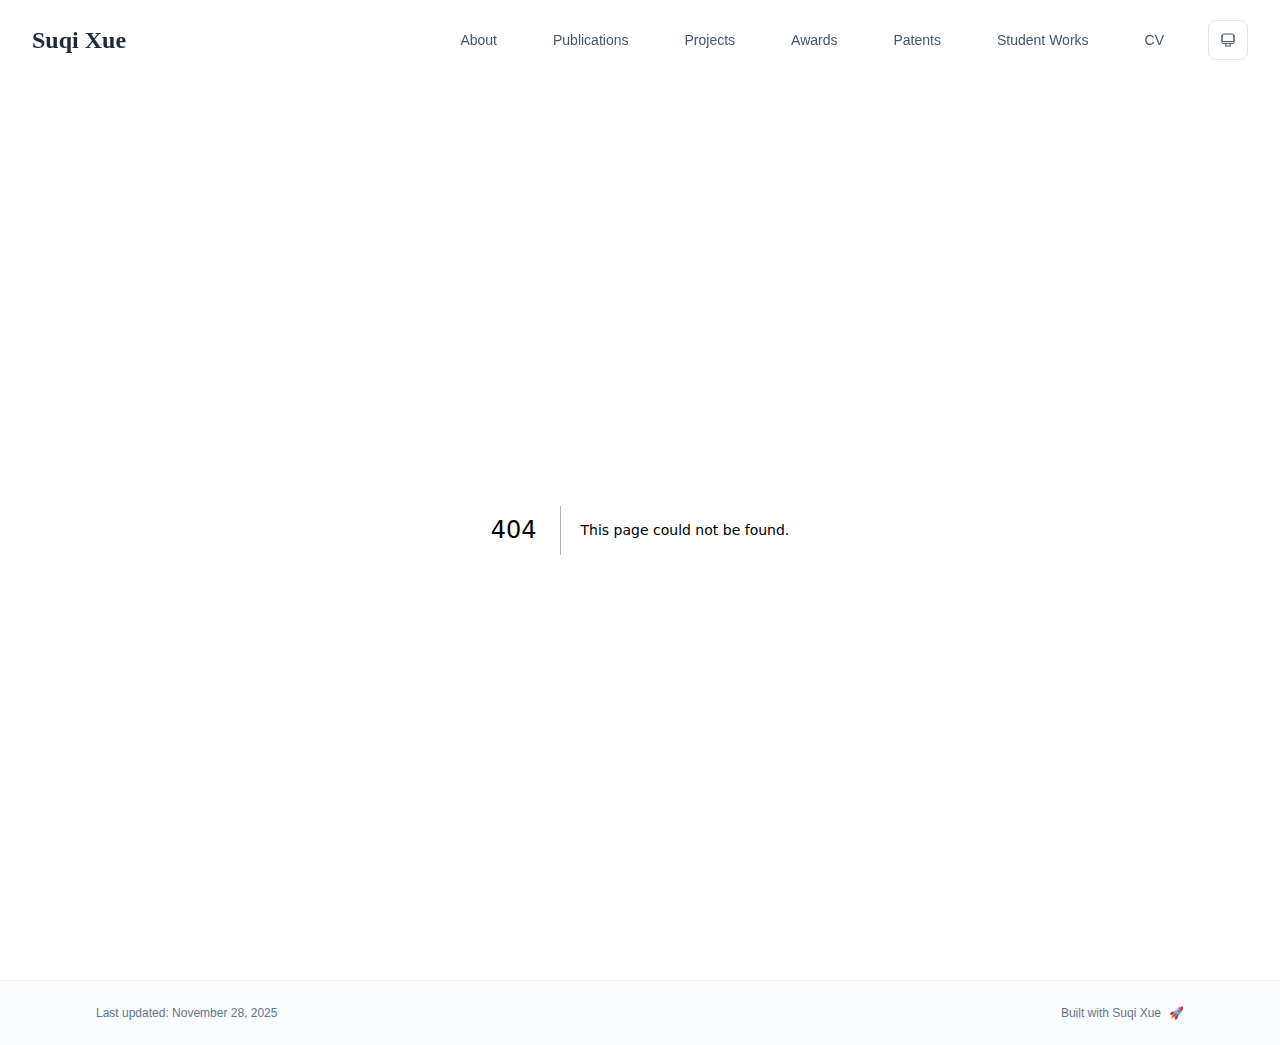
<file: 404/index.html>
<!DOCTYPE html><html lang="en" class="scroll-smooth"><head><meta charSet="utf-8"/><meta name="viewport" content="width=device-width, initial-scale=1"/><link rel="stylesheet" href="/_next/static/css/1ec15e7d79c2364d.css" data-precedence="next"/><link rel="preload" as="script" fetchPriority="low" href="/_next/static/chunks/webpack-af78f5c2c11af041.js"/><script src="/_next/static/chunks/4bd1b696-70b6d399998de86a.js" async=""></script><script src="/_next/static/chunks/684-5aaa8290a129f299.js" async=""></script><script src="/_next/static/chunks/main-app-953560221a83b934.js" async=""></script><script src="/_next/static/chunks/17-9c04c9413a9f9f1f.js" async=""></script><script src="/_next/static/chunks/874-6cc630662f3664af.js" async=""></script><script src="/_next/static/chunks/862-15038af301665bb3.js" async=""></script><script src="/_next/static/chunks/app/layout-0c4f9cbc9555432f.js" async=""></script><meta name="robots" content="noindex"/><title>404: This page could not be found.</title><link rel="icon" href="/favicon.svg" type="image/svg+xml"/><link rel="dns-prefetch" href="https://google-fonts.jialeliu.com"/><link rel="preconnect" href="https://google-fonts.jialeliu.com" crossorigin=""/><link rel="preload" as="style" href="https://google-fonts.jialeliu.com/css2?family=Inter:wght@300;400;500;600;700&amp;family=Crimson+Text:ital,wght@0,400;0,600;1,400&amp;display=swap"/><link rel="stylesheet" id="gfonts-css" href="https://google-fonts.jialeliu.com/css2?family=Inter:wght@300;400;500;600;700&amp;family=Crimson+Text:ital,wght@0,400;0,600;1,400&amp;display=swap" media="print"/><script>
              (function(){
                var l = document.getElementById('gfonts-css');
                if (!l) return;
                if (l.media !== 'all') {
                  l.addEventListener('load', function(){ try { l.media = 'all'; } catch(e){} });
                }
              })();
            </script><noscript><link rel="stylesheet" href="https://google-fonts.jialeliu.com/css2?family=Inter:wght@300;400;500;600;700&amp;family=Crimson+Text:ital,wght@0,400;0,600;1,400&amp;display=swap"/></noscript><script>
              try {
                const theme = localStorage.getItem('theme-storage');
                const parsed = theme ? JSON.parse(theme) : null;
                const setting = parsed?.state?.theme || 'system';
                const prefersDark = typeof window !== 'undefined' && window.matchMedia && window.matchMedia('(prefers-color-scheme: dark)').matches;
                const effective = setting === 'dark' ? 'dark' : (setting === 'light' ? 'light' : (prefersDark ? 'dark' : 'light'));
                var root = document.documentElement;
                root.classList.add(effective);
                root.setAttribute('data-theme', effective);
              } catch (e) {
                var root = document.documentElement;
                root.classList.add('light');
                root.setAttribute('data-theme', 'light');
              }
            </script><title>Suqi Xue</title><meta name="description" content="PhD student at the University of Hangzhou Dianzi University."/><meta name="author" content="Suqi Xue"/><meta name="keywords" content="Suqi Xue,PhD,Research,Hangzhou Dianzi University"/><meta name="creator" content="Suqi Xue"/><meta name="publisher" content="Suqi Xue"/><meta property="og:title" content="Suqi Xue"/><meta property="og:description" content="PhD student at the University of Hangzhou Dianzi University."/><meta property="og:site_name" content="Suqi Xue&#x27;s Academic Website"/><meta property="og:locale" content="en_US"/><meta property="og:type" content="website"/><meta name="twitter:card" content="summary"/><meta name="twitter:title" content="Suqi Xue"/><meta name="twitter:description" content="PhD student at the University of Hangzhou Dianzi University."/><link rel="icon" href="/favicon.svg"/><script>document.querySelectorAll('body link[rel="icon"], body link[rel="apple-touch-icon"]').forEach(el => document.head.appendChild(el))</script><script src="/_next/static/chunks/polyfills-42372ed130431b0a.js" noModule=""></script></head><body class="font-sans antialiased"><div style="visibility:hidden"><nav class="fixed top-0 left-0 right-0 z-50" data-headlessui-state=""><div class="transition-all duration-300 ease-out bg-transparent" style="transform:translateY(-100px)"><div class="max-w-7xl mx-auto px-4 sm:px-6 lg:px-8"><div class="flex justify-between items-center h-16 lg:h-20"><div class="flex-shrink-0" tabindex="0"><a class="text-xl lg:text-2xl font-serif font-semibold text-primary hover:text-accent transition-colors duration-200" href="/">Suqi Xue</a></div><div class="hidden lg:block"><div class="ml-10 flex items-center space-x-8"><div class="flex items-baseline space-x-8"><a class="relative px-3 py-2 text-sm font-medium transition-all duration-200 rounded hover:bg-accent/10 hover:shadow-sm text-neutral-600 hover:text-primary" href="/"><span class="relative z-10">About</span></a><a class="relative px-3 py-2 text-sm font-medium transition-all duration-200 rounded hover:bg-accent/10 hover:shadow-sm text-neutral-600 hover:text-primary" href="/publications/"><span class="relative z-10">Publications</span></a><a class="relative px-3 py-2 text-sm font-medium transition-all duration-200 rounded hover:bg-accent/10 hover:shadow-sm text-neutral-600 hover:text-primary" href="/projects/"><span class="relative z-10">Projects</span></a><a class="relative px-3 py-2 text-sm font-medium transition-all duration-200 rounded hover:bg-accent/10 hover:shadow-sm text-neutral-600 hover:text-primary" href="/awards/"><span class="relative z-10">Awards</span></a><a class="relative px-3 py-2 text-sm font-medium transition-all duration-200 rounded hover:bg-accent/10 hover:shadow-sm text-neutral-600 hover:text-primary" href="/patents/"><span class="relative z-10">Patents</span></a><a class="relative px-3 py-2 text-sm font-medium transition-all duration-200 rounded hover:bg-accent/10 hover:shadow-sm text-neutral-600 hover:text-primary" href="/studentworks/"><span class="relative z-10">Student Works</span></a><a class="relative px-3 py-2 text-sm font-medium transition-all duration-200 rounded hover:bg-accent/10 hover:shadow-sm text-neutral-600 hover:text-primary" href="/cv/"><span class="relative z-10">CV</span></a></div><div class="flex items-center justify-center w-10 h-10 rounded-lg border border-neutral-200 dark:border-[rgba(148,163,184,0.24)] bg-background dark:bg-neutral-800"><div class="w-4 h-4 rounded-full bg-neutral-300 animate-pulse"></div></div></div></div><div class="lg:hidden flex items-center space-x-2"><div class="flex items-center justify-center w-10 h-10 rounded-lg border border-neutral-200 dark:border-[rgba(148,163,184,0.24)] bg-background dark:bg-neutral-800"><div class="w-4 h-4 rounded-full bg-neutral-300 animate-pulse"></div></div><button class="inline-flex items-center justify-center p-2 rounded-md text-neutral-600 hover:text-primary hover:bg-neutral-100 dark:hover:bg-neutral-800 focus:outline-none focus:ring-2 focus:ring-inset focus:ring-accent transition-colors duration-200" id="headlessui-disclosure-button-«R5pdb»" type="button" aria-expanded="false" data-headlessui-state=""><span class="sr-only">Open main menu</span><div><svg xmlns="http://www.w3.org/2000/svg" fill="none" viewBox="0 0 24 24" stroke-width="1.5" stroke="currentColor" aria-hidden="true" data-slot="icon" class="block h-6 w-6"><path stroke-linecap="round" stroke-linejoin="round" d="M3.75 6.75h16.5M3.75 12h16.5m-16.5 5.25h16.5"></path></svg></div></button></div></div></div></div></nav><main class="min-h-screen pt-16 lg:pt-20"><div style="font-family:system-ui,&quot;Segoe UI&quot;,Roboto,Helvetica,Arial,sans-serif,&quot;Apple Color Emoji&quot;,&quot;Segoe UI Emoji&quot;;height:100vh;text-align:center;display:flex;flex-direction:column;align-items:center;justify-content:center"><div><style>body{color:#000;background:#fff;margin:0}.next-error-h1{border-right:1px solid rgba(0,0,0,.3)}@media (prefers-color-scheme:dark){body{color:#fff;background:#000}.next-error-h1{border-right:1px solid rgba(255,255,255,.3)}}</style><h1 class="next-error-h1" style="display:inline-block;margin:0 20px 0 0;padding:0 23px 0 0;font-size:24px;font-weight:500;vertical-align:top;line-height:49px">404</h1><div style="display:inline-block"><h2 style="font-size:14px;font-weight:400;line-height:49px;margin:0">This page could not be found.</h2></div></div></div><!--$--><!--/$--><!--$--><!--/$--></main><footer class="border-t border-neutral-200/50 bg-neutral-50/50 dark:bg-neutral-900/50 dark:border-neutral-700/50"><div class="max-w-6xl mx-auto px-4 sm:px-6 lg:px-8 py-6"><div class="flex flex-col sm:flex-row justify-between items-center gap-2"><p class="text-xs text-neutral-500">Last updated: <!-- -->November 28, 2025</p><p class="text-xs text-neutral-500 flex items-center"><a href="https://github.com/suqixue/suqixue.github.io" target="_blank" rel="noopener noreferrer">Built with Suqi Xue</a><span class="ml-2">🚀</span></p></div></div></footer></div><script src="/_next/static/chunks/webpack-af78f5c2c11af041.js" async=""></script><script>(self.__next_f=self.__next_f||[]).push([0])</script><script>self.__next_f.push([1,"1:\"$Sreact.fragment\"\n2:I[3719,[\"17\",\"static/chunks/17-9c04c9413a9f9f1f.js\",\"874\",\"static/chunks/874-6cc630662f3664af.js\",\"862\",\"static/chunks/862-15038af301665bb3.js\",\"177\",\"static/chunks/app/layout-0c4f9cbc9555432f.js\"],\"ThemeProvider\"]\n3:I[768,[\"17\",\"static/chunks/17-9c04c9413a9f9f1f.js\",\"874\",\"static/chunks/874-6cc630662f3664af.js\",\"862\",\"static/chunks/862-15038af301665bb3.js\",\"177\",\"static/chunks/app/layout-0c4f9cbc9555432f.js\"],\"default\"]\n4:I[7555,[],\"\"]\n5:I[1295,[],\"\"]\n6:I[2548,[\"17\",\"static/chunks/17-9c04c9413a9f9f1f.js\",\"874\",\"static/chunks/874-6cc630662f3664af.js\",\"862\",\"static/chunks/862-15038af301665bb3.js\",\"177\",\"static/chunks/app/layout-0c4f9cbc9555432f.js\"],\"default\"]\n7:I[9665,[],\"MetadataBoundary\"]\n9:I[9665,[],\"OutletBoundary\"]\nc:I[4911,[],\"AsyncMetadataOutlet\"]\ne:I[9665,[],\"ViewportBoundary\"]\n10:I[6614,[],\"\"]\n:HL[\"/_next/static/css/1ec15e7d79c2364d.css\",\"style\"]\n"])</script><script>self.__next_f.push([1,"0:{\"P\":null,\"b\":\"O___JVDkGAn7Ov-HGnNei\",\"p\":\"\",\"c\":[\"\",\"_not-found\",\"\"],\"i\":false,\"f\":[[[\"\",{\"children\":[\"/_not-found\",{\"children\":[\"__PAGE__\",{}]}]},\"$undefined\",\"$undefined\",true],[\"\",[\"$\",\"$1\",\"c\",{\"children\":[[[\"$\",\"link\",\"0\",{\"rel\":\"stylesheet\",\"href\":\"/_next/static/css/1ec15e7d79c2364d.css\",\"precedence\":\"next\",\"crossOrigin\":\"$undefined\",\"nonce\":\"$undefined\"}]],[\"$\",\"html\",null,{\"lang\":\"en\",\"className\":\"scroll-smooth\",\"suppressHydrationWarning\":true,\"children\":[[\"$\",\"head\",null,{\"children\":[[\"$\",\"link\",null,{\"rel\":\"icon\",\"href\":\"/favicon.svg\",\"type\":\"image/svg+xml\"}],[\"$\",\"link\",null,{\"rel\":\"dns-prefetch\",\"href\":\"https://google-fonts.jialeliu.com\"}],[\"$\",\"link\",null,{\"rel\":\"preconnect\",\"href\":\"https://google-fonts.jialeliu.com\",\"crossOrigin\":\"\"}],[\"$\",\"link\",null,{\"rel\":\"preload\",\"as\":\"style\",\"href\":\"https://google-fonts.jialeliu.com/css2?family=Inter:wght@300;400;500;600;700\u0026family=Crimson+Text:ital,wght@0,400;0,600;1,400\u0026display=swap\"}],[\"$\",\"link\",null,{\"rel\":\"stylesheet\",\"id\":\"gfonts-css\",\"href\":\"https://google-fonts.jialeliu.com/css2?family=Inter:wght@300;400;500;600;700\u0026family=Crimson+Text:ital,wght@0,400;0,600;1,400\u0026display=swap\",\"media\":\"print\"}],[\"$\",\"script\",null,{\"dangerouslySetInnerHTML\":{\"__html\":\"\\n              (function(){\\n                var l = document.getElementById('gfonts-css');\\n                if (!l) return;\\n                if (l.media !== 'all') {\\n                  l.addEventListener('load', function(){ try { l.media = 'all'; } catch(e){} });\\n                }\\n              })();\\n            \"}}],[\"$\",\"noscript\",null,{\"children\":[\"$\",\"link\",null,{\"rel\":\"stylesheet\",\"href\":\"https://google-fonts.jialeliu.com/css2?family=Inter:wght@300;400;500;600;700\u0026family=Crimson+Text:ital,wght@0,400;0,600;1,400\u0026display=swap\"}]}],[\"$\",\"script\",null,{\"dangerouslySetInnerHTML\":{\"__html\":\"\\n              try {\\n                const theme = localStorage.getItem('theme-storage');\\n                const parsed = theme ? JSON.parse(theme) : null;\\n                const setting = parsed?.state?.theme || 'system';\\n                const prefersDark = typeof window !== 'undefined' \u0026\u0026 window.matchMedia \u0026\u0026 window.matchMedia('(prefers-color-scheme: dark)').matches;\\n                const effective = setting === 'dark' ? 'dark' : (setting === 'light' ? 'light' : (prefersDark ? 'dark' : 'light'));\\n                var root = document.documentElement;\\n                root.classList.add(effective);\\n                root.setAttribute('data-theme', effective);\\n              } catch (e) {\\n                var root = document.documentElement;\\n                root.classList.add('light');\\n                root.setAttribute('data-theme', 'light');\\n              }\\n            \"}}]]}],[\"$\",\"body\",null,{\"className\":\"font-sans antialiased\",\"children\":[\"$\",\"$L2\",null,{\"children\":[[\"$\",\"$L3\",null,{\"items\":[{\"title\":\"About\",\"type\":\"page\",\"target\":\"about\",\"href\":\"/\"},{\"title\":\"Publications\",\"type\":\"page\",\"target\":\"publications\",\"href\":\"/publications\"},{\"title\":\"Projects\",\"type\":\"page\",\"target\":\"projects\",\"href\":\"/projects\"},{\"title\":\"Awards\",\"type\":\"page\",\"target\":\"awards\",\"href\":\"/awards\"},{\"title\":\"Patents\",\"type\":\"page\",\"target\":\"patents\",\"href\":\"/patents\"},{\"title\":\"Student Works\",\"type\":\"page\",\"target\":\"studentworks\",\"href\":\"/studentworks\"},{\"title\":\"CV\",\"type\":\"page\",\"target\":\"cv\",\"href\":\"/cv\"}],\"siteTitle\":\"Suqi Xue\",\"enableOnePageMode\":false}],[\"$\",\"main\",null,{\"className\":\"min-h-screen pt-16 lg:pt-20\",\"children\":[\"$\",\"$L4\",null,{\"parallelRouterKey\":\"children\",\"error\":\"$undefined\",\"errorStyles\":\"$undefined\",\"errorScripts\":\"$undefined\",\"template\":[\"$\",\"$L5\",null,{}],\"templateStyles\":\"$undefined\",\"templateScripts\":\"$undefined\",\"notFound\":[[[\"$\",\"title\",null,{\"children\":\"404: This page could not be found.\"}],[\"$\",\"div\",null,{\"style\":{\"fontFamily\":\"system-ui,\\\"Segoe UI\\\",Roboto,Helvetica,Arial,sans-serif,\\\"Apple Color Emoji\\\",\\\"Segoe UI Emoji\\\"\",\"height\":\"100vh\",\"textAlign\":\"center\",\"display\":\"flex\",\"flexDirection\":\"column\",\"alignItems\":\"center\",\"justifyContent\":\"center\"},\"children\":[\"$\",\"div\",null,{\"children\":[[\"$\",\"style\",null,{\"dangerouslySetInnerHTML\":{\"__html\":\"body{color:#000;background:#fff;margin:0}.next-error-h1{border-right:1px solid rgba(0,0,0,.3)}@media (prefers-color-scheme:dark){body{color:#fff;background:#000}.next-error-h1{border-right:1px solid rgba(255,255,255,.3)}}\"}}],[\"$\",\"h1\",null,{\"className\":\"next-error-h1\",\"style\":{\"display\":\"inline-block\",\"margin\":\"0 20px 0 0\",\"padding\":\"0 23px 0 0\",\"fontSize\":24,\"fontWeight\":500,\"verticalAlign\":\"top\",\"lineHeight\":\"49px\"},\"children\":404}],[\"$\",\"div\",null,{\"style\":{\"display\":\"inline-block\"},\"children\":[\"$\",\"h2\",null,{\"style\":{\"fontSize\":14,\"fontWeight\":400,\"lineHeight\":\"49px\",\"margin\":0},\"children\":\"This page could not be found.\"}]}]]}]}]],[]],\"forbidden\":\"$undefined\",\"unauthorized\":\"$undefined\"}]}],[\"$\",\"$L6\",null,{\"lastUpdated\":\"November 28, 2025\"}]]}]}]]}]]}],{\"children\":[\"/_not-found\",[\"$\",\"$1\",\"c\",{\"children\":[null,[\"$\",\"$L4\",null,{\"parallelRouterKey\":\"children\",\"error\":\"$undefined\",\"errorStyles\":\"$undefined\",\"errorScripts\":\"$undefined\",\"template\":[\"$\",\"$L5\",null,{}],\"templateStyles\":\"$undefined\",\"templateScripts\":\"$undefined\",\"notFound\":\"$undefined\",\"forbidden\":\"$undefined\",\"unauthorized\":\"$undefined\"}]]}],{\"children\":[\"__PAGE__\",[\"$\",\"$1\",\"c\",{\"children\":[[[\"$\",\"title\",null,{\"children\":\"404: This page could not be found.\"}],[\"$\",\"div\",null,{\"style\":\"$0:f:0:1:1:props:children:1:props:children:1:props:children:props:children:1:props:children:props:notFound:0:1:props:style\",\"children\":[\"$\",\"div\",null,{\"children\":[[\"$\",\"style\",null,{\"dangerouslySetInnerHTML\":{\"__html\":\"body{color:#000;background:#fff;margin:0}.next-error-h1{border-right:1px solid rgba(0,0,0,.3)}@media (prefers-color-scheme:dark){body{color:#fff;background:#000}.next-error-h1{border-right:1px solid rgba(255,255,255,.3)}}\"}}],[\"$\",\"h1\",null,{\"className\":\"next-error-h1\",\"style\":\"$0:f:0:1:1:props:children:1:props:children:1:props:children:props:children:1:props:children:props:notFound:0:1:props:children:props:children:1:props:style\",\"children\":404}],[\"$\",\"div\",null,{\"style\":\"$0:f:0:1:1:props:children:1:props:children:1:props:children:props:children:1:props:children:props:notFound:0:1:props:children:props:children:2:props:style\",\"children\":[\"$\",\"h2\",null,{\"style\":\"$0:f:0:1:1:props:children:1:props:children:1:props:children:props:children:1:props:children:props:notFound:0:1:props:children:props:children:2:props:children:props:style\",\"children\":\"This page could not be found.\"}]}]]}]}]],[\"$\",\"$L7\",null,{\"children\":\"$L8\"}],null,[\"$\",\"$L9\",null,{\"children\":[\"$La\",\"$Lb\",[\"$\",\"$Lc\",null,{\"promise\":\"$@d\"}]]}]]}],{},null,false]},null,false]},null,false],[\"$\",\"$1\",\"h\",{\"children\":[[\"$\",\"meta\",null,{\"name\":\"robots\",\"content\":\"noindex\"}],[\"$\",\"$1\",\"aJN4GYRs9gTgeUNk3ZQEs\",{\"children\":[[\"$\",\"$Le\",null,{\"children\":\"$Lf\"}],null]}],null]}],false]],\"m\":\"$undefined\",\"G\":[\"$10\",\"$undefined\"],\"s\":false,\"S\":true}\n"])</script><script>self.__next_f.push([1,"11:\"$Sreact.suspense\"\n12:I[4911,[],\"AsyncMetadata\"]\n8:[\"$\",\"$11\",null,{\"fallback\":null,\"children\":[\"$\",\"$L12\",null,{\"promise\":\"$@13\"}]}]\n"])</script><script>self.__next_f.push([1,"b:null\n"])</script><script>self.__next_f.push([1,"f:[[\"$\",\"meta\",\"0\",{\"charSet\":\"utf-8\"}],[\"$\",\"meta\",\"1\",{\"name\":\"viewport\",\"content\":\"width=device-width, initial-scale=1\"}]]\na:null\n"])</script><script>self.__next_f.push([1,"13:{\"metadata\":[[\"$\",\"title\",\"0\",{\"children\":\"Suqi Xue\"}],[\"$\",\"meta\",\"1\",{\"name\":\"description\",\"content\":\"PhD student at the University of Hangzhou Dianzi University.\"}],[\"$\",\"meta\",\"2\",{\"name\":\"author\",\"content\":\"Suqi Xue\"}],[\"$\",\"meta\",\"3\",{\"name\":\"keywords\",\"content\":\"Suqi Xue,PhD,Research,Hangzhou Dianzi University\"}],[\"$\",\"meta\",\"4\",{\"name\":\"creator\",\"content\":\"Suqi Xue\"}],[\"$\",\"meta\",\"5\",{\"name\":\"publisher\",\"content\":\"Suqi Xue\"}],[\"$\",\"meta\",\"6\",{\"property\":\"og:title\",\"content\":\"Suqi Xue\"}],[\"$\",\"meta\",\"7\",{\"property\":\"og:description\",\"content\":\"PhD student at the University of Hangzhou Dianzi University.\"}],[\"$\",\"meta\",\"8\",{\"property\":\"og:site_name\",\"content\":\"Suqi Xue's Academic Website\"}],[\"$\",\"meta\",\"9\",{\"property\":\"og:locale\",\"content\":\"en_US\"}],[\"$\",\"meta\",\"10\",{\"property\":\"og:type\",\"content\":\"website\"}],[\"$\",\"meta\",\"11\",{\"name\":\"twitter:card\",\"content\":\"summary\"}],[\"$\",\"meta\",\"12\",{\"name\":\"twitter:title\",\"content\":\"Suqi Xue\"}],[\"$\",\"meta\",\"13\",{\"name\":\"twitter:description\",\"content\":\"PhD student at the University of Hangzhou Dianzi University.\"}],[\"$\",\"link\",\"14\",{\"rel\":\"icon\",\"href\":\"/favicon.svg\"}]],\"error\":null,\"digest\":\"$undefined\"}\nd:{\"metadata\":\"$13:metadata\",\"error\":null,\"digest\":\"$undefined\"}\n"])</script></body></html>
</file>
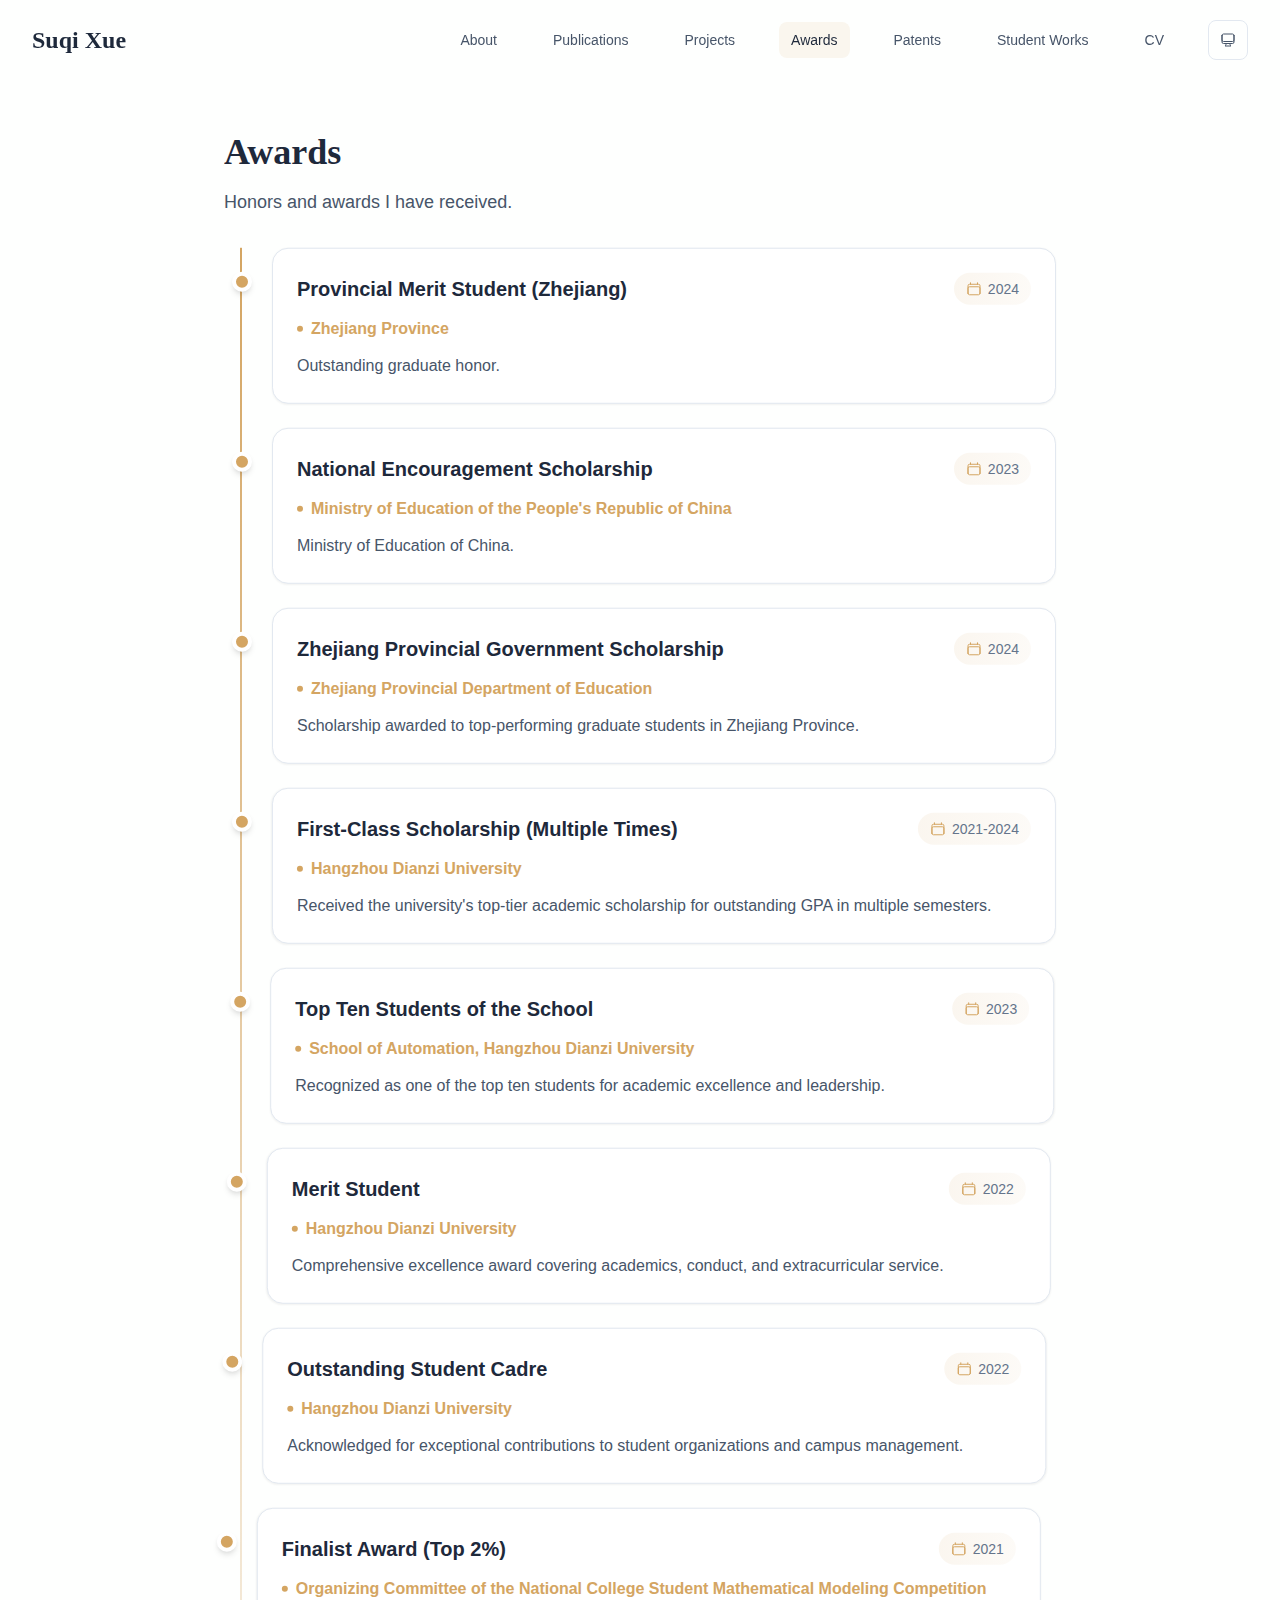
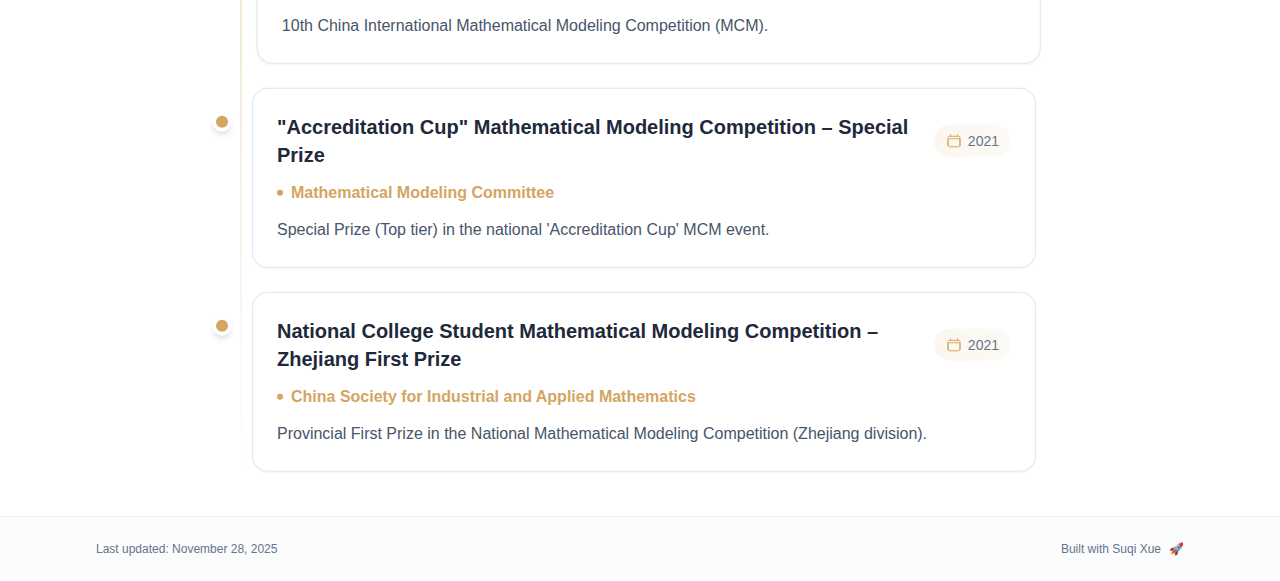
<file: awards/index.html>
<!DOCTYPE html><html lang="en" class="scroll-smooth"><head><meta charSet="utf-8"/><meta name="viewport" content="width=device-width, initial-scale=1"/><link rel="stylesheet" href="/_next/static/css/1ec15e7d79c2364d.css" data-precedence="next"/><link rel="preload" as="script" fetchPriority="low" href="/_next/static/chunks/webpack-af78f5c2c11af041.js"/><script src="/_next/static/chunks/4bd1b696-70b6d399998de86a.js" async=""></script><script src="/_next/static/chunks/684-5aaa8290a129f299.js" async=""></script><script src="/_next/static/chunks/main-app-953560221a83b934.js" async=""></script><script src="/_next/static/chunks/17-9c04c9413a9f9f1f.js" async=""></script><script src="/_next/static/chunks/874-6cc630662f3664af.js" async=""></script><script src="/_next/static/chunks/862-15038af301665bb3.js" async=""></script><script src="/_next/static/chunks/app/layout-0c4f9cbc9555432f.js" async=""></script><script src="/_next/static/chunks/818-8dcccc212efefca7.js" async=""></script><script src="/_next/static/chunks/748-160fbc21daea34cc.js" async=""></script><script src="/_next/static/chunks/app/%5Bslug%5D/page-16e40509df8cd167.js" async=""></script><link rel="icon" href="/favicon.svg" type="image/svg+xml"/><link rel="dns-prefetch" href="https://google-fonts.jialeliu.com"/><link rel="preconnect" href="https://google-fonts.jialeliu.com" crossorigin=""/><link rel="preload" as="style" href="https://google-fonts.jialeliu.com/css2?family=Inter:wght@300;400;500;600;700&amp;family=Crimson+Text:ital,wght@0,400;0,600;1,400&amp;display=swap"/><link rel="stylesheet" id="gfonts-css" href="https://google-fonts.jialeliu.com/css2?family=Inter:wght@300;400;500;600;700&amp;family=Crimson+Text:ital,wght@0,400;0,600;1,400&amp;display=swap" media="print"/><script>
              (function(){
                var l = document.getElementById('gfonts-css');
                if (!l) return;
                if (l.media !== 'all') {
                  l.addEventListener('load', function(){ try { l.media = 'all'; } catch(e){} });
                }
              })();
            </script><noscript><link rel="stylesheet" href="https://google-fonts.jialeliu.com/css2?family=Inter:wght@300;400;500;600;700&amp;family=Crimson+Text:ital,wght@0,400;0,600;1,400&amp;display=swap"/></noscript><script>
              try {
                const theme = localStorage.getItem('theme-storage');
                const parsed = theme ? JSON.parse(theme) : null;
                const setting = parsed?.state?.theme || 'system';
                const prefersDark = typeof window !== 'undefined' && window.matchMedia && window.matchMedia('(prefers-color-scheme: dark)').matches;
                const effective = setting === 'dark' ? 'dark' : (setting === 'light' ? 'light' : (prefersDark ? 'dark' : 'light'));
                var root = document.documentElement;
                root.classList.add(effective);
                root.setAttribute('data-theme', effective);
              } catch (e) {
                var root = document.documentElement;
                root.classList.add('light');
                root.setAttribute('data-theme', 'light');
              }
            </script><title>Awards | Suqi Xue</title><meta name="description" content="Honors and awards I have received."/><meta name="author" content="Suqi Xue"/><meta name="keywords" content="Suqi Xue,PhD,Research,Hangzhou Dianzi University"/><meta name="creator" content="Suqi Xue"/><meta name="publisher" content="Suqi Xue"/><meta property="og:title" content="Suqi Xue"/><meta property="og:description" content="PhD student at the University of Hangzhou Dianzi University."/><meta property="og:site_name" content="Suqi Xue&#x27;s Academic Website"/><meta property="og:locale" content="en_US"/><meta property="og:type" content="website"/><meta name="twitter:card" content="summary"/><meta name="twitter:title" content="Suqi Xue"/><meta name="twitter:description" content="PhD student at the University of Hangzhou Dianzi University."/><link rel="icon" href="/favicon.svg"/><script>document.querySelectorAll('body link[rel="icon"], body link[rel="apple-touch-icon"]').forEach(el => document.head.appendChild(el))</script><script src="/_next/static/chunks/polyfills-42372ed130431b0a.js" noModule=""></script></head><body class="font-sans antialiased"><div style="visibility:hidden"><nav class="fixed top-0 left-0 right-0 z-50" data-headlessui-state=""><div class="transition-all duration-300 ease-out bg-transparent" style="transform:translateY(-100px)"><div class="max-w-7xl mx-auto px-4 sm:px-6 lg:px-8"><div class="flex justify-between items-center h-16 lg:h-20"><div class="flex-shrink-0" tabindex="0"><a class="text-xl lg:text-2xl font-serif font-semibold text-primary hover:text-accent transition-colors duration-200" href="/">Suqi Xue</a></div><div class="hidden lg:block"><div class="ml-10 flex items-center space-x-8"><div class="flex items-baseline space-x-8"><a class="relative px-3 py-2 text-sm font-medium transition-all duration-200 rounded hover:bg-accent/10 hover:shadow-sm text-neutral-600 hover:text-primary" href="/"><span class="relative z-10">About</span></a><a class="relative px-3 py-2 text-sm font-medium transition-all duration-200 rounded hover:bg-accent/10 hover:shadow-sm text-neutral-600 hover:text-primary" href="/publications/"><span class="relative z-10">Publications</span></a><a class="relative px-3 py-2 text-sm font-medium transition-all duration-200 rounded hover:bg-accent/10 hover:shadow-sm text-neutral-600 hover:text-primary" href="/projects/"><span class="relative z-10">Projects</span></a><a class="relative px-3 py-2 text-sm font-medium transition-all duration-200 rounded hover:bg-accent/10 hover:shadow-sm text-primary" href="/awards/"><span class="relative z-10">Awards</span><div class="absolute inset-0 bg-accent/10 rounded-lg"></div></a><a class="relative px-3 py-2 text-sm font-medium transition-all duration-200 rounded hover:bg-accent/10 hover:shadow-sm text-neutral-600 hover:text-primary" href="/patents/"><span class="relative z-10">Patents</span></a><a class="relative px-3 py-2 text-sm font-medium transition-all duration-200 rounded hover:bg-accent/10 hover:shadow-sm text-neutral-600 hover:text-primary" href="/studentworks/"><span class="relative z-10">Student Works</span></a><a class="relative px-3 py-2 text-sm font-medium transition-all duration-200 rounded hover:bg-accent/10 hover:shadow-sm text-neutral-600 hover:text-primary" href="/cv/"><span class="relative z-10">CV</span></a></div><div class="flex items-center justify-center w-10 h-10 rounded-lg border border-neutral-200 dark:border-[rgba(148,163,184,0.24)] bg-background dark:bg-neutral-800"><div class="w-4 h-4 rounded-full bg-neutral-300 animate-pulse"></div></div></div></div><div class="lg:hidden flex items-center space-x-2"><div class="flex items-center justify-center w-10 h-10 rounded-lg border border-neutral-200 dark:border-[rgba(148,163,184,0.24)] bg-background dark:bg-neutral-800"><div class="w-4 h-4 rounded-full bg-neutral-300 animate-pulse"></div></div><button class="inline-flex items-center justify-center p-2 rounded-md text-neutral-600 hover:text-primary hover:bg-neutral-100 dark:hover:bg-neutral-800 focus:outline-none focus:ring-2 focus:ring-inset focus:ring-accent transition-colors duration-200" id="headlessui-disclosure-button-«R5pdb»" type="button" aria-expanded="false" data-headlessui-state=""><span class="sr-only">Open main menu</span><div><svg xmlns="http://www.w3.org/2000/svg" fill="none" viewBox="0 0 24 24" stroke-width="1.5" stroke="currentColor" aria-hidden="true" data-slot="icon" class="block h-6 w-6"><path stroke-linecap="round" stroke-linejoin="round" d="M3.75 6.75h16.5M3.75 12h16.5m-16.5 5.25h16.5"></path></svg></div></button></div></div></div></div></nav><main class="min-h-screen pt-16 lg:pt-20"><div class="max-w-4xl mx-auto px-4 sm:px-6 lg:px-8 py-12"><div style="opacity:0;transform:translateY(20px)"><div class="mb-8"><h1 class="text-4xl font-serif font-bold text-primary mb-4">Awards</h1><p class="text-lg text-neutral-600 dark:text-neutral-500 max-w-2xl">Honors and awards I have received.</p></div><div class="relative"><div class="absolute left-4 top-0 bottom-0 w-0.5 bg-gradient-to-b from-accent via-accent/50 to-transparent hidden md:block"></div><div class="space-y-6"><div class="relative md:pl-12" style="opacity:0;transform:translateX(-20px)"><div class="absolute left-2 top-6 w-5 h-5 rounded-full bg-accent border-4 border-white dark:border-neutral-900 shadow-md hidden md:block z-10"></div><div class="
                                    group bg-white dark:bg-neutral-900 
                                    p-6 
                                    rounded-2xl 
                                    shadow-sm hover:shadow-xl 
                                    border border-neutral-200 dark:border-neutral-800 
                                    hover:border-accent/30 dark:hover:border-accent/30
                                    transition-all duration-300 
                                    hover:-translate-y-1
                                "><div class="flex flex-col sm:flex-row sm:items-center sm:justify-between gap-2 mb-3"><h3 class="text-xl font-bold text-primary group-hover:text-accent transition-colors duration-200">Provincial Merit Student (Zhejiang)</h3><div class="flex items-center gap-1.5 text-sm text-neutral-500 font-medium bg-gradient-to-r from-accent/10 to-accent/5 dark:from-accent/20 dark:to-accent/10 px-3 py-1.5 rounded-full shrink-0"><svg xmlns="http://www.w3.org/2000/svg" fill="none" viewBox="0 0 24 24" stroke-width="1.5" stroke="currentColor" aria-hidden="true" data-slot="icon" class="w-4 h-4 text-accent"><path stroke-linecap="round" stroke-linejoin="round" d="M6.75 3v2.25M17.25 3v2.25M3 18.75V7.5a2.25 2.25 0 0 1 2.25-2.25h13.5A2.25 2.25 0 0 1 21 7.5v11.25m-18 0A2.25 2.25 0 0 0 5.25 21h13.5A2.25 2.25 0 0 0 21 18.75m-18 0v-7.5A2.25 2.25 0 0 1 5.25 9h13.5A2.25 2.25 0 0 1 21 11.25v7.5"></path></svg><span>2024</span></div></div><p class="text-base text-accent font-semibold mb-3 flex items-center gap-2"><span class="w-1.5 h-1.5 rounded-full bg-accent"></span>Zhejiang Province</p><p class="text-base text-neutral-600 dark:text-neutral-400 leading-relaxed">Outstanding graduate honor.</p></div></div><div class="relative md:pl-12" style="opacity:0;transform:translateX(-20px)"><div class="absolute left-2 top-6 w-5 h-5 rounded-full bg-accent border-4 border-white dark:border-neutral-900 shadow-md hidden md:block z-10"></div><div class="
                                    group bg-white dark:bg-neutral-900 
                                    p-6 
                                    rounded-2xl 
                                    shadow-sm hover:shadow-xl 
                                    border border-neutral-200 dark:border-neutral-800 
                                    hover:border-accent/30 dark:hover:border-accent/30
                                    transition-all duration-300 
                                    hover:-translate-y-1
                                "><div class="flex flex-col sm:flex-row sm:items-center sm:justify-between gap-2 mb-3"><h3 class="text-xl font-bold text-primary group-hover:text-accent transition-colors duration-200">National Encouragement Scholarship</h3><div class="flex items-center gap-1.5 text-sm text-neutral-500 font-medium bg-gradient-to-r from-accent/10 to-accent/5 dark:from-accent/20 dark:to-accent/10 px-3 py-1.5 rounded-full shrink-0"><svg xmlns="http://www.w3.org/2000/svg" fill="none" viewBox="0 0 24 24" stroke-width="1.5" stroke="currentColor" aria-hidden="true" data-slot="icon" class="w-4 h-4 text-accent"><path stroke-linecap="round" stroke-linejoin="round" d="M6.75 3v2.25M17.25 3v2.25M3 18.75V7.5a2.25 2.25 0 0 1 2.25-2.25h13.5A2.25 2.25 0 0 1 21 7.5v11.25m-18 0A2.25 2.25 0 0 0 5.25 21h13.5A2.25 2.25 0 0 0 21 18.75m-18 0v-7.5A2.25 2.25 0 0 1 5.25 9h13.5A2.25 2.25 0 0 1 21 11.25v7.5"></path></svg><span>2023</span></div></div><p class="text-base text-accent font-semibold mb-3 flex items-center gap-2"><span class="w-1.5 h-1.5 rounded-full bg-accent"></span>Ministry of Education of the People&#x27;s Republic of China</p><p class="text-base text-neutral-600 dark:text-neutral-400 leading-relaxed">Ministry of Education of China.</p></div></div><div class="relative md:pl-12" style="opacity:0;transform:translateX(-20px)"><div class="absolute left-2 top-6 w-5 h-5 rounded-full bg-accent border-4 border-white dark:border-neutral-900 shadow-md hidden md:block z-10"></div><div class="
                                    group bg-white dark:bg-neutral-900 
                                    p-6 
                                    rounded-2xl 
                                    shadow-sm hover:shadow-xl 
                                    border border-neutral-200 dark:border-neutral-800 
                                    hover:border-accent/30 dark:hover:border-accent/30
                                    transition-all duration-300 
                                    hover:-translate-y-1
                                "><div class="flex flex-col sm:flex-row sm:items-center sm:justify-between gap-2 mb-3"><h3 class="text-xl font-bold text-primary group-hover:text-accent transition-colors duration-200">Zhejiang Provincial Government Scholarship</h3><div class="flex items-center gap-1.5 text-sm text-neutral-500 font-medium bg-gradient-to-r from-accent/10 to-accent/5 dark:from-accent/20 dark:to-accent/10 px-3 py-1.5 rounded-full shrink-0"><svg xmlns="http://www.w3.org/2000/svg" fill="none" viewBox="0 0 24 24" stroke-width="1.5" stroke="currentColor" aria-hidden="true" data-slot="icon" class="w-4 h-4 text-accent"><path stroke-linecap="round" stroke-linejoin="round" d="M6.75 3v2.25M17.25 3v2.25M3 18.75V7.5a2.25 2.25 0 0 1 2.25-2.25h13.5A2.25 2.25 0 0 1 21 7.5v11.25m-18 0A2.25 2.25 0 0 0 5.25 21h13.5A2.25 2.25 0 0 0 21 18.75m-18 0v-7.5A2.25 2.25 0 0 1 5.25 9h13.5A2.25 2.25 0 0 1 21 11.25v7.5"></path></svg><span>2024</span></div></div><p class="text-base text-accent font-semibold mb-3 flex items-center gap-2"><span class="w-1.5 h-1.5 rounded-full bg-accent"></span>Zhejiang Provincial Department of Education</p><p class="text-base text-neutral-600 dark:text-neutral-400 leading-relaxed">Scholarship awarded to top-performing graduate students in Zhejiang Province.</p></div></div><div class="relative md:pl-12" style="opacity:0;transform:translateX(-20px)"><div class="absolute left-2 top-6 w-5 h-5 rounded-full bg-accent border-4 border-white dark:border-neutral-900 shadow-md hidden md:block z-10"></div><div class="
                                    group bg-white dark:bg-neutral-900 
                                    p-6 
                                    rounded-2xl 
                                    shadow-sm hover:shadow-xl 
                                    border border-neutral-200 dark:border-neutral-800 
                                    hover:border-accent/30 dark:hover:border-accent/30
                                    transition-all duration-300 
                                    hover:-translate-y-1
                                "><div class="flex flex-col sm:flex-row sm:items-center sm:justify-between gap-2 mb-3"><h3 class="text-xl font-bold text-primary group-hover:text-accent transition-colors duration-200">First-Class Scholarship (Multiple Times)</h3><div class="flex items-center gap-1.5 text-sm text-neutral-500 font-medium bg-gradient-to-r from-accent/10 to-accent/5 dark:from-accent/20 dark:to-accent/10 px-3 py-1.5 rounded-full shrink-0"><svg xmlns="http://www.w3.org/2000/svg" fill="none" viewBox="0 0 24 24" stroke-width="1.5" stroke="currentColor" aria-hidden="true" data-slot="icon" class="w-4 h-4 text-accent"><path stroke-linecap="round" stroke-linejoin="round" d="M6.75 3v2.25M17.25 3v2.25M3 18.75V7.5a2.25 2.25 0 0 1 2.25-2.25h13.5A2.25 2.25 0 0 1 21 7.5v11.25m-18 0A2.25 2.25 0 0 0 5.25 21h13.5A2.25 2.25 0 0 0 21 18.75m-18 0v-7.5A2.25 2.25 0 0 1 5.25 9h13.5A2.25 2.25 0 0 1 21 11.25v7.5"></path></svg><span>2021-2024</span></div></div><p class="text-base text-accent font-semibold mb-3 flex items-center gap-2"><span class="w-1.5 h-1.5 rounded-full bg-accent"></span>Hangzhou Dianzi University</p><p class="text-base text-neutral-600 dark:text-neutral-400 leading-relaxed">Received the university&#x27;s top-tier academic scholarship for outstanding GPA in multiple semesters.</p></div></div><div class="relative md:pl-12" style="opacity:0;transform:translateX(-20px)"><div class="absolute left-2 top-6 w-5 h-5 rounded-full bg-accent border-4 border-white dark:border-neutral-900 shadow-md hidden md:block z-10"></div><div class="
                                    group bg-white dark:bg-neutral-900 
                                    p-6 
                                    rounded-2xl 
                                    shadow-sm hover:shadow-xl 
                                    border border-neutral-200 dark:border-neutral-800 
                                    hover:border-accent/30 dark:hover:border-accent/30
                                    transition-all duration-300 
                                    hover:-translate-y-1
                                "><div class="flex flex-col sm:flex-row sm:items-center sm:justify-between gap-2 mb-3"><h3 class="text-xl font-bold text-primary group-hover:text-accent transition-colors duration-200">Top Ten Students of the School</h3><div class="flex items-center gap-1.5 text-sm text-neutral-500 font-medium bg-gradient-to-r from-accent/10 to-accent/5 dark:from-accent/20 dark:to-accent/10 px-3 py-1.5 rounded-full shrink-0"><svg xmlns="http://www.w3.org/2000/svg" fill="none" viewBox="0 0 24 24" stroke-width="1.5" stroke="currentColor" aria-hidden="true" data-slot="icon" class="w-4 h-4 text-accent"><path stroke-linecap="round" stroke-linejoin="round" d="M6.75 3v2.25M17.25 3v2.25M3 18.75V7.5a2.25 2.25 0 0 1 2.25-2.25h13.5A2.25 2.25 0 0 1 21 7.5v11.25m-18 0A2.25 2.25 0 0 0 5.25 21h13.5A2.25 2.25 0 0 0 21 18.75m-18 0v-7.5A2.25 2.25 0 0 1 5.25 9h13.5A2.25 2.25 0 0 1 21 11.25v7.5"></path></svg><span>2023</span></div></div><p class="text-base text-accent font-semibold mb-3 flex items-center gap-2"><span class="w-1.5 h-1.5 rounded-full bg-accent"></span>School of Automation, Hangzhou Dianzi University</p><p class="text-base text-neutral-600 dark:text-neutral-400 leading-relaxed">Recognized as one of the top ten students for academic excellence and leadership.</p></div></div><div class="relative md:pl-12" style="opacity:0;transform:translateX(-20px)"><div class="absolute left-2 top-6 w-5 h-5 rounded-full bg-accent border-4 border-white dark:border-neutral-900 shadow-md hidden md:block z-10"></div><div class="
                                    group bg-white dark:bg-neutral-900 
                                    p-6 
                                    rounded-2xl 
                                    shadow-sm hover:shadow-xl 
                                    border border-neutral-200 dark:border-neutral-800 
                                    hover:border-accent/30 dark:hover:border-accent/30
                                    transition-all duration-300 
                                    hover:-translate-y-1
                                "><div class="flex flex-col sm:flex-row sm:items-center sm:justify-between gap-2 mb-3"><h3 class="text-xl font-bold text-primary group-hover:text-accent transition-colors duration-200">Merit Student</h3><div class="flex items-center gap-1.5 text-sm text-neutral-500 font-medium bg-gradient-to-r from-accent/10 to-accent/5 dark:from-accent/20 dark:to-accent/10 px-3 py-1.5 rounded-full shrink-0"><svg xmlns="http://www.w3.org/2000/svg" fill="none" viewBox="0 0 24 24" stroke-width="1.5" stroke="currentColor" aria-hidden="true" data-slot="icon" class="w-4 h-4 text-accent"><path stroke-linecap="round" stroke-linejoin="round" d="M6.75 3v2.25M17.25 3v2.25M3 18.75V7.5a2.25 2.25 0 0 1 2.25-2.25h13.5A2.25 2.25 0 0 1 21 7.5v11.25m-18 0A2.25 2.25 0 0 0 5.25 21h13.5A2.25 2.25 0 0 0 21 18.75m-18 0v-7.5A2.25 2.25 0 0 1 5.25 9h13.5A2.25 2.25 0 0 1 21 11.25v7.5"></path></svg><span>2022</span></div></div><p class="text-base text-accent font-semibold mb-3 flex items-center gap-2"><span class="w-1.5 h-1.5 rounded-full bg-accent"></span>Hangzhou Dianzi University</p><p class="text-base text-neutral-600 dark:text-neutral-400 leading-relaxed">Comprehensive excellence award covering academics, conduct, and extracurricular service.</p></div></div><div class="relative md:pl-12" style="opacity:0;transform:translateX(-20px)"><div class="absolute left-2 top-6 w-5 h-5 rounded-full bg-accent border-4 border-white dark:border-neutral-900 shadow-md hidden md:block z-10"></div><div class="
                                    group bg-white dark:bg-neutral-900 
                                    p-6 
                                    rounded-2xl 
                                    shadow-sm hover:shadow-xl 
                                    border border-neutral-200 dark:border-neutral-800 
                                    hover:border-accent/30 dark:hover:border-accent/30
                                    transition-all duration-300 
                                    hover:-translate-y-1
                                "><div class="flex flex-col sm:flex-row sm:items-center sm:justify-between gap-2 mb-3"><h3 class="text-xl font-bold text-primary group-hover:text-accent transition-colors duration-200">Outstanding Student Cadre</h3><div class="flex items-center gap-1.5 text-sm text-neutral-500 font-medium bg-gradient-to-r from-accent/10 to-accent/5 dark:from-accent/20 dark:to-accent/10 px-3 py-1.5 rounded-full shrink-0"><svg xmlns="http://www.w3.org/2000/svg" fill="none" viewBox="0 0 24 24" stroke-width="1.5" stroke="currentColor" aria-hidden="true" data-slot="icon" class="w-4 h-4 text-accent"><path stroke-linecap="round" stroke-linejoin="round" d="M6.75 3v2.25M17.25 3v2.25M3 18.75V7.5a2.25 2.25 0 0 1 2.25-2.25h13.5A2.25 2.25 0 0 1 21 7.5v11.25m-18 0A2.25 2.25 0 0 0 5.25 21h13.5A2.25 2.25 0 0 0 21 18.75m-18 0v-7.5A2.25 2.25 0 0 1 5.25 9h13.5A2.25 2.25 0 0 1 21 11.25v7.5"></path></svg><span>2022</span></div></div><p class="text-base text-accent font-semibold mb-3 flex items-center gap-2"><span class="w-1.5 h-1.5 rounded-full bg-accent"></span>Hangzhou Dianzi University</p><p class="text-base text-neutral-600 dark:text-neutral-400 leading-relaxed">Acknowledged for exceptional contributions to student organizations and campus management.</p></div></div><div class="relative md:pl-12" style="opacity:0;transform:translateX(-20px)"><div class="absolute left-2 top-6 w-5 h-5 rounded-full bg-accent border-4 border-white dark:border-neutral-900 shadow-md hidden md:block z-10"></div><div class="
                                    group bg-white dark:bg-neutral-900 
                                    p-6 
                                    rounded-2xl 
                                    shadow-sm hover:shadow-xl 
                                    border border-neutral-200 dark:border-neutral-800 
                                    hover:border-accent/30 dark:hover:border-accent/30
                                    transition-all duration-300 
                                    hover:-translate-y-1
                                "><div class="flex flex-col sm:flex-row sm:items-center sm:justify-between gap-2 mb-3"><h3 class="text-xl font-bold text-primary group-hover:text-accent transition-colors duration-200">Finalist Award (Top 2%)</h3><div class="flex items-center gap-1.5 text-sm text-neutral-500 font-medium bg-gradient-to-r from-accent/10 to-accent/5 dark:from-accent/20 dark:to-accent/10 px-3 py-1.5 rounded-full shrink-0"><svg xmlns="http://www.w3.org/2000/svg" fill="none" viewBox="0 0 24 24" stroke-width="1.5" stroke="currentColor" aria-hidden="true" data-slot="icon" class="w-4 h-4 text-accent"><path stroke-linecap="round" stroke-linejoin="round" d="M6.75 3v2.25M17.25 3v2.25M3 18.75V7.5a2.25 2.25 0 0 1 2.25-2.25h13.5A2.25 2.25 0 0 1 21 7.5v11.25m-18 0A2.25 2.25 0 0 0 5.25 21h13.5A2.25 2.25 0 0 0 21 18.75m-18 0v-7.5A2.25 2.25 0 0 1 5.25 9h13.5A2.25 2.25 0 0 1 21 11.25v7.5"></path></svg><span>2021</span></div></div><p class="text-base text-accent font-semibold mb-3 flex items-center gap-2"><span class="w-1.5 h-1.5 rounded-full bg-accent"></span>Organizing Committee of the National College Student Mathematical Modeling Competition</p><p class="text-base text-neutral-600 dark:text-neutral-400 leading-relaxed">10th China International Mathematical Modeling Competition (MCM).</p></div></div><div class="relative md:pl-12" style="opacity:0;transform:translateX(-20px)"><div class="absolute left-2 top-6 w-5 h-5 rounded-full bg-accent border-4 border-white dark:border-neutral-900 shadow-md hidden md:block z-10"></div><div class="
                                    group bg-white dark:bg-neutral-900 
                                    p-6 
                                    rounded-2xl 
                                    shadow-sm hover:shadow-xl 
                                    border border-neutral-200 dark:border-neutral-800 
                                    hover:border-accent/30 dark:hover:border-accent/30
                                    transition-all duration-300 
                                    hover:-translate-y-1
                                "><div class="flex flex-col sm:flex-row sm:items-center sm:justify-between gap-2 mb-3"><h3 class="text-xl font-bold text-primary group-hover:text-accent transition-colors duration-200">&quot;Accreditation Cup&quot; Mathematical Modeling Competition – Special Prize</h3><div class="flex items-center gap-1.5 text-sm text-neutral-500 font-medium bg-gradient-to-r from-accent/10 to-accent/5 dark:from-accent/20 dark:to-accent/10 px-3 py-1.5 rounded-full shrink-0"><svg xmlns="http://www.w3.org/2000/svg" fill="none" viewBox="0 0 24 24" stroke-width="1.5" stroke="currentColor" aria-hidden="true" data-slot="icon" class="w-4 h-4 text-accent"><path stroke-linecap="round" stroke-linejoin="round" d="M6.75 3v2.25M17.25 3v2.25M3 18.75V7.5a2.25 2.25 0 0 1 2.25-2.25h13.5A2.25 2.25 0 0 1 21 7.5v11.25m-18 0A2.25 2.25 0 0 0 5.25 21h13.5A2.25 2.25 0 0 0 21 18.75m-18 0v-7.5A2.25 2.25 0 0 1 5.25 9h13.5A2.25 2.25 0 0 1 21 11.25v7.5"></path></svg><span>2021</span></div></div><p class="text-base text-accent font-semibold mb-3 flex items-center gap-2"><span class="w-1.5 h-1.5 rounded-full bg-accent"></span>Mathematical Modeling Committee</p><p class="text-base text-neutral-600 dark:text-neutral-400 leading-relaxed">Special Prize (Top tier) in the national &#x27;Accreditation Cup&#x27; MCM event.</p></div></div><div class="relative md:pl-12" style="opacity:0;transform:translateX(-20px)"><div class="absolute left-2 top-6 w-5 h-5 rounded-full bg-accent border-4 border-white dark:border-neutral-900 shadow-md hidden md:block z-10"></div><div class="
                                    group bg-white dark:bg-neutral-900 
                                    p-6 
                                    rounded-2xl 
                                    shadow-sm hover:shadow-xl 
                                    border border-neutral-200 dark:border-neutral-800 
                                    hover:border-accent/30 dark:hover:border-accent/30
                                    transition-all duration-300 
                                    hover:-translate-y-1
                                "><div class="flex flex-col sm:flex-row sm:items-center sm:justify-between gap-2 mb-3"><h3 class="text-xl font-bold text-primary group-hover:text-accent transition-colors duration-200">National College Student Mathematical Modeling Competition – Zhejiang First Prize</h3><div class="flex items-center gap-1.5 text-sm text-neutral-500 font-medium bg-gradient-to-r from-accent/10 to-accent/5 dark:from-accent/20 dark:to-accent/10 px-3 py-1.5 rounded-full shrink-0"><svg xmlns="http://www.w3.org/2000/svg" fill="none" viewBox="0 0 24 24" stroke-width="1.5" stroke="currentColor" aria-hidden="true" data-slot="icon" class="w-4 h-4 text-accent"><path stroke-linecap="round" stroke-linejoin="round" d="M6.75 3v2.25M17.25 3v2.25M3 18.75V7.5a2.25 2.25 0 0 1 2.25-2.25h13.5A2.25 2.25 0 0 1 21 7.5v11.25m-18 0A2.25 2.25 0 0 0 5.25 21h13.5A2.25 2.25 0 0 0 21 18.75m-18 0v-7.5A2.25 2.25 0 0 1 5.25 9h13.5A2.25 2.25 0 0 1 21 11.25v7.5"></path></svg><span>2021</span></div></div><p class="text-base text-accent font-semibold mb-3 flex items-center gap-2"><span class="w-1.5 h-1.5 rounded-full bg-accent"></span>China Society for Industrial and Applied Mathematics</p><p class="text-base text-neutral-600 dark:text-neutral-400 leading-relaxed">Provincial First Prize in the National Mathematical Modeling Competition (Zhejiang division).</p></div></div></div></div></div></div><!--$--><!--/$--><!--$--><!--/$--></main><footer class="border-t border-neutral-200/50 bg-neutral-50/50 dark:bg-neutral-900/50 dark:border-neutral-700/50"><div class="max-w-6xl mx-auto px-4 sm:px-6 lg:px-8 py-6"><div class="flex flex-col sm:flex-row justify-between items-center gap-2"><p class="text-xs text-neutral-500">Last updated: <!-- -->November 28, 2025</p><p class="text-xs text-neutral-500 flex items-center"><a href="https://github.com/suqixue/suqixue.github.io" target="_blank" rel="noopener noreferrer">Built with Suqi Xue</a><span class="ml-2">🚀</span></p></div></div></footer></div><script src="/_next/static/chunks/webpack-af78f5c2c11af041.js" async=""></script><script>(self.__next_f=self.__next_f||[]).push([0])</script><script>self.__next_f.push([1,"1:\"$Sreact.fragment\"\n2:I[3719,[\"17\",\"static/chunks/17-9c04c9413a9f9f1f.js\",\"874\",\"static/chunks/874-6cc630662f3664af.js\",\"862\",\"static/chunks/862-15038af301665bb3.js\",\"177\",\"static/chunks/app/layout-0c4f9cbc9555432f.js\"],\"ThemeProvider\"]\n3:I[768,[\"17\",\"static/chunks/17-9c04c9413a9f9f1f.js\",\"874\",\"static/chunks/874-6cc630662f3664af.js\",\"862\",\"static/chunks/862-15038af301665bb3.js\",\"177\",\"static/chunks/app/layout-0c4f9cbc9555432f.js\"],\"default\"]\n4:I[7555,[],\"\"]\n5:I[1295,[],\"\"]\n6:I[2548,[\"17\",\"static/chunks/17-9c04c9413a9f9f1f.js\",\"874\",\"static/chunks/874-6cc630662f3664af.js\",\"862\",\"static/chunks/862-15038af301665bb3.js\",\"177\",\"static/chunks/app/layout-0c4f9cbc9555432f.js\"],\"default\"]\n8:I[9665,[],\"MetadataBoundary\"]\na:I[9665,[],\"OutletBoundary\"]\nd:I[4911,[],\"AsyncMetadataOutlet\"]\nf:I[9665,[],\"ViewportBoundary\"]\n11:I[6614,[],\"\"]\n:HL[\"/_next/static/css/1ec15e7d79c2364d.css\",\"style\"]\n"])</script><script>self.__next_f.push([1,"0:{\"P\":null,\"b\":\"O___JVDkGAn7Ov-HGnNei\",\"p\":\"\",\"c\":[\"\",\"awards\",\"\"],\"i\":false,\"f\":[[[\"\",{\"children\":[[\"slug\",\"awards\",\"d\"],{\"children\":[\"__PAGE__\",{}]}]},\"$undefined\",\"$undefined\",true],[\"\",[\"$\",\"$1\",\"c\",{\"children\":[[[\"$\",\"link\",\"0\",{\"rel\":\"stylesheet\",\"href\":\"/_next/static/css/1ec15e7d79c2364d.css\",\"precedence\":\"next\",\"crossOrigin\":\"$undefined\",\"nonce\":\"$undefined\"}]],[\"$\",\"html\",null,{\"lang\":\"en\",\"className\":\"scroll-smooth\",\"suppressHydrationWarning\":true,\"children\":[[\"$\",\"head\",null,{\"children\":[[\"$\",\"link\",null,{\"rel\":\"icon\",\"href\":\"/favicon.svg\",\"type\":\"image/svg+xml\"}],[\"$\",\"link\",null,{\"rel\":\"dns-prefetch\",\"href\":\"https://google-fonts.jialeliu.com\"}],[\"$\",\"link\",null,{\"rel\":\"preconnect\",\"href\":\"https://google-fonts.jialeliu.com\",\"crossOrigin\":\"\"}],[\"$\",\"link\",null,{\"rel\":\"preload\",\"as\":\"style\",\"href\":\"https://google-fonts.jialeliu.com/css2?family=Inter:wght@300;400;500;600;700\u0026family=Crimson+Text:ital,wght@0,400;0,600;1,400\u0026display=swap\"}],[\"$\",\"link\",null,{\"rel\":\"stylesheet\",\"id\":\"gfonts-css\",\"href\":\"https://google-fonts.jialeliu.com/css2?family=Inter:wght@300;400;500;600;700\u0026family=Crimson+Text:ital,wght@0,400;0,600;1,400\u0026display=swap\",\"media\":\"print\"}],[\"$\",\"script\",null,{\"dangerouslySetInnerHTML\":{\"__html\":\"\\n              (function(){\\n                var l = document.getElementById('gfonts-css');\\n                if (!l) return;\\n                if (l.media !== 'all') {\\n                  l.addEventListener('load', function(){ try { l.media = 'all'; } catch(e){} });\\n                }\\n              })();\\n            \"}}],[\"$\",\"noscript\",null,{\"children\":[\"$\",\"link\",null,{\"rel\":\"stylesheet\",\"href\":\"https://google-fonts.jialeliu.com/css2?family=Inter:wght@300;400;500;600;700\u0026family=Crimson+Text:ital,wght@0,400;0,600;1,400\u0026display=swap\"}]}],[\"$\",\"script\",null,{\"dangerouslySetInnerHTML\":{\"__html\":\"\\n              try {\\n                const theme = localStorage.getItem('theme-storage');\\n                const parsed = theme ? JSON.parse(theme) : null;\\n                const setting = parsed?.state?.theme || 'system';\\n                const prefersDark = typeof window !== 'undefined' \u0026\u0026 window.matchMedia \u0026\u0026 window.matchMedia('(prefers-color-scheme: dark)').matches;\\n                const effective = setting === 'dark' ? 'dark' : (setting === 'light' ? 'light' : (prefersDark ? 'dark' : 'light'));\\n                var root = document.documentElement;\\n                root.classList.add(effective);\\n                root.setAttribute('data-theme', effective);\\n              } catch (e) {\\n                var root = document.documentElement;\\n                root.classList.add('light');\\n                root.setAttribute('data-theme', 'light');\\n              }\\n            \"}}]]}],[\"$\",\"body\",null,{\"className\":\"font-sans antialiased\",\"children\":[\"$\",\"$L2\",null,{\"children\":[[\"$\",\"$L3\",null,{\"items\":[{\"title\":\"About\",\"type\":\"page\",\"target\":\"about\",\"href\":\"/\"},{\"title\":\"Publications\",\"type\":\"page\",\"target\":\"publications\",\"href\":\"/publications\"},{\"title\":\"Projects\",\"type\":\"page\",\"target\":\"projects\",\"href\":\"/projects\"},{\"title\":\"Awards\",\"type\":\"page\",\"target\":\"awards\",\"href\":\"/awards\"},{\"title\":\"Patents\",\"type\":\"page\",\"target\":\"patents\",\"href\":\"/patents\"},{\"title\":\"Student Works\",\"type\":\"page\",\"target\":\"studentworks\",\"href\":\"/studentworks\"},{\"title\":\"CV\",\"type\":\"page\",\"target\":\"cv\",\"href\":\"/cv\"}],\"siteTitle\":\"Suqi Xue\",\"enableOnePageMode\":false}],[\"$\",\"main\",null,{\"className\":\"min-h-screen pt-16 lg:pt-20\",\"children\":[\"$\",\"$L4\",null,{\"parallelRouterKey\":\"children\",\"error\":\"$undefined\",\"errorStyles\":\"$undefined\",\"errorScripts\":\"$undefined\",\"template\":[\"$\",\"$L5\",null,{}],\"templateStyles\":\"$undefined\",\"templateScripts\":\"$undefined\",\"notFound\":[[[\"$\",\"title\",null,{\"children\":\"404: This page could not be found.\"}],[\"$\",\"div\",null,{\"style\":{\"fontFamily\":\"system-ui,\\\"Segoe UI\\\",Roboto,Helvetica,Arial,sans-serif,\\\"Apple Color Emoji\\\",\\\"Segoe UI Emoji\\\"\",\"height\":\"100vh\",\"textAlign\":\"center\",\"display\":\"flex\",\"flexDirection\":\"column\",\"alignItems\":\"center\",\"justifyContent\":\"center\"},\"children\":[\"$\",\"div\",null,{\"children\":[[\"$\",\"style\",null,{\"dangerouslySetInnerHTML\":{\"__html\":\"body{color:#000;background:#fff;margin:0}.next-error-h1{border-right:1px solid rgba(0,0,0,.3)}@media (prefers-color-scheme:dark){body{color:#fff;background:#000}.next-error-h1{border-right:1px solid rgba(255,255,255,.3)}}\"}}],[\"$\",\"h1\",null,{\"className\":\"next-error-h1\",\"style\":{\"display\":\"inline-block\",\"margin\":\"0 20px 0 0\",\"padding\":\"0 23px 0 0\",\"fontSize\":24,\"fontWeight\":500,\"verticalAlign\":\"top\",\"lineHeight\":\"49px\"},\"children\":404}],[\"$\",\"div\",null,{\"style\":{\"display\":\"inline-block\"},\"children\":[\"$\",\"h2\",null,{\"style\":{\"fontSize\":14,\"fontWeight\":400,\"lineHeight\":\"49px\",\"margin\":0},\"children\":\"This page could not be found.\"}]}]]}]}]],[]],\"forbidden\":\"$undefined\",\"unauthorized\":\"$undefined\"}]}],[\"$\",\"$L6\",null,{\"lastUpdated\":\"November 28, 2025\"}]]}]}]]}]]}],{\"children\":[[\"slug\",\"awards\",\"d\"],[\"$\",\"$1\",\"c\",{\"children\":[null,[\"$\",\"$L4\",null,{\"parallelRouterKey\":\"children\",\"error\":\"$undefined\",\"errorStyles\":\"$undefined\",\"errorScripts\":\"$undefined\",\"template\":[\"$\",\"$L5\",null,{}],\"templateStyles\":\"$undefined\",\"templateScripts\":\"$undefined\",\"notFound\":\"$undefined\",\"forbidden\":\"$undefined\",\"unauthorized\":\"$undefined\"}]]}],{\"children\":[\"__PAGE__\",[\"$\",\"$1\",\"c\",{\"children\":[\"$L7\",[\"$\",\"$L8\",null,{\"children\":\"$L9\"}],null,[\"$\",\"$La\",null,{\"children\":[\"$Lb\",\"$Lc\",[\"$\",\"$Ld\",null,{\"promise\":\"$@e\"}]]}]]}],{},null,false]},null,false]},null,false],[\"$\",\"$1\",\"h\",{\"children\":[null,[\"$\",\"$1\",\"j3EltQgN5E5oOtlk27ZtX\",{\"children\":[[\"$\",\"$Lf\",null,{\"children\":\"$L10\"}],null]}],null]}],false]],\"m\":\"$undefined\",\"G\":[\"$11\",\"$undefined\"],\"s\":false,\"S\":true}\n"])</script><script>self.__next_f.push([1,"12:\"$Sreact.suspense\"\n13:I[4911,[],\"AsyncMetadata\"]\n15:I[3684,[\"17\",\"static/chunks/17-9c04c9413a9f9f1f.js\",\"818\",\"static/chunks/818-8dcccc212efefca7.js\",\"748\",\"static/chunks/748-160fbc21daea34cc.js\",\"182\",\"static/chunks/app/%5Bslug%5D/page-16e40509df8cd167.js\"],\"default\"]\n9:[\"$\",\"$12\",null,{\"fallback\":null,\"children\":[\"$\",\"$L13\",null,{\"promise\":\"$@14\"}]}]\n"])</script><script>self.__next_f.push([1,"7:[\"$\",\"div\",null,{\"className\":\"max-w-4xl mx-auto px-4 sm:px-6 lg:px-8 py-12\",\"children\":[false,false,[\"$\",\"$L15\",null,{\"config\":{\"type\":\"card\",\"title\":\"Awards\",\"description\":\"Honors and awards I have received.\",\"items\":[{\"title\":\"Provincial Merit Student (Zhejiang)\",\"subtitle\":\"Zhejiang Province\",\"date\":\"2024\",\"content\":\"Outstanding graduate honor.\"},{\"title\":\"National Encouragement Scholarship\",\"subtitle\":\"Ministry of Education of the People's Republic of China\",\"date\":\"2023\",\"content\":\"Ministry of Education of China.\"},{\"title\":\"Zhejiang Provincial Government Scholarship\",\"subtitle\":\"Zhejiang Provincial Department of Education\",\"date\":\"2024\",\"content\":\"Scholarship awarded to top-performing graduate students in Zhejiang Province.\"},{\"title\":\"First-Class Scholarship (Multiple Times)\",\"subtitle\":\"Hangzhou Dianzi University\",\"date\":\"2021-2024\",\"content\":\"Received the university's top-tier academic scholarship for outstanding GPA in multiple semesters.\"},{\"title\":\"Top Ten Students of the School\",\"subtitle\":\"School of Automation, Hangzhou Dianzi University\",\"date\":\"2023\",\"content\":\"Recognized as one of the top ten students for academic excellence and leadership.\"},{\"title\":\"Merit Student\",\"subtitle\":\"Hangzhou Dianzi University\",\"date\":\"2022\",\"content\":\"Comprehensive excellence award covering academics, conduct, and extracurricular service.\"},{\"title\":\"Outstanding Student Cadre\",\"subtitle\":\"Hangzhou Dianzi University\",\"date\":\"2022\",\"content\":\"Acknowledged for exceptional contributions to student organizations and campus management.\"},{\"title\":\"Finalist Award (Top 2%)\",\"subtitle\":\"Organizing Committee of the National College Student Mathematical Modeling Competition\",\"date\":\"2021\",\"content\":\"10th China International Mathematical Modeling Competition (MCM).\"},{\"title\":\"\\\"Accreditation Cup\\\" Mathematical Modeling Competition – Special Prize\",\"subtitle\":\"Mathematical Modeling Committee\",\"date\":\"2021\",\"content\":\"Special Prize (Top tier) in the national 'Accreditation Cup' MCM event.\"},{\"title\":\"National College Student Mathematical Modeling Competition – Zhejiang First Prize\",\"subtitle\":\"China Society for Industrial and Applied Mathematics\",\"date\":\"2021\",\"content\":\"Provincial First Prize in the National Mathematical Modeling Competition (Zhejiang division).\"}]}}]]}]\n"])</script><script>self.__next_f.push([1,"c:null\n"])</script><script>self.__next_f.push([1,"10:[[\"$\",\"meta\",\"0\",{\"charSet\":\"utf-8\"}],[\"$\",\"meta\",\"1\",{\"name\":\"viewport\",\"content\":\"width=device-width, initial-scale=1\"}]]\nb:null\n"])</script><script>self.__next_f.push([1,"14:{\"metadata\":[[\"$\",\"title\",\"0\",{\"children\":\"Awards | Suqi Xue\"}],[\"$\",\"meta\",\"1\",{\"name\":\"description\",\"content\":\"Honors and awards I have received.\"}],[\"$\",\"meta\",\"2\",{\"name\":\"author\",\"content\":\"Suqi Xue\"}],[\"$\",\"meta\",\"3\",{\"name\":\"keywords\",\"content\":\"Suqi Xue,PhD,Research,Hangzhou Dianzi University\"}],[\"$\",\"meta\",\"4\",{\"name\":\"creator\",\"content\":\"Suqi Xue\"}],[\"$\",\"meta\",\"5\",{\"name\":\"publisher\",\"content\":\"Suqi Xue\"}],[\"$\",\"meta\",\"6\",{\"property\":\"og:title\",\"content\":\"Suqi Xue\"}],[\"$\",\"meta\",\"7\",{\"property\":\"og:description\",\"content\":\"PhD student at the University of Hangzhou Dianzi University.\"}],[\"$\",\"meta\",\"8\",{\"property\":\"og:site_name\",\"content\":\"Suqi Xue's Academic Website\"}],[\"$\",\"meta\",\"9\",{\"property\":\"og:locale\",\"content\":\"en_US\"}],[\"$\",\"meta\",\"10\",{\"property\":\"og:type\",\"content\":\"website\"}],[\"$\",\"meta\",\"11\",{\"name\":\"twitter:card\",\"content\":\"summary\"}],[\"$\",\"meta\",\"12\",{\"name\":\"twitter:title\",\"content\":\"Suqi Xue\"}],[\"$\",\"meta\",\"13\",{\"name\":\"twitter:description\",\"content\":\"PhD student at the University of Hangzhou Dianzi University.\"}],[\"$\",\"link\",\"14\",{\"rel\":\"icon\",\"href\":\"/favicon.svg\"}]],\"error\":null,\"digest\":\"$undefined\"}\ne:{\"metadata\":\"$14:metadata\",\"error\":null,\"digest\":\"$undefined\"}\n"])</script></body></html>
</file>
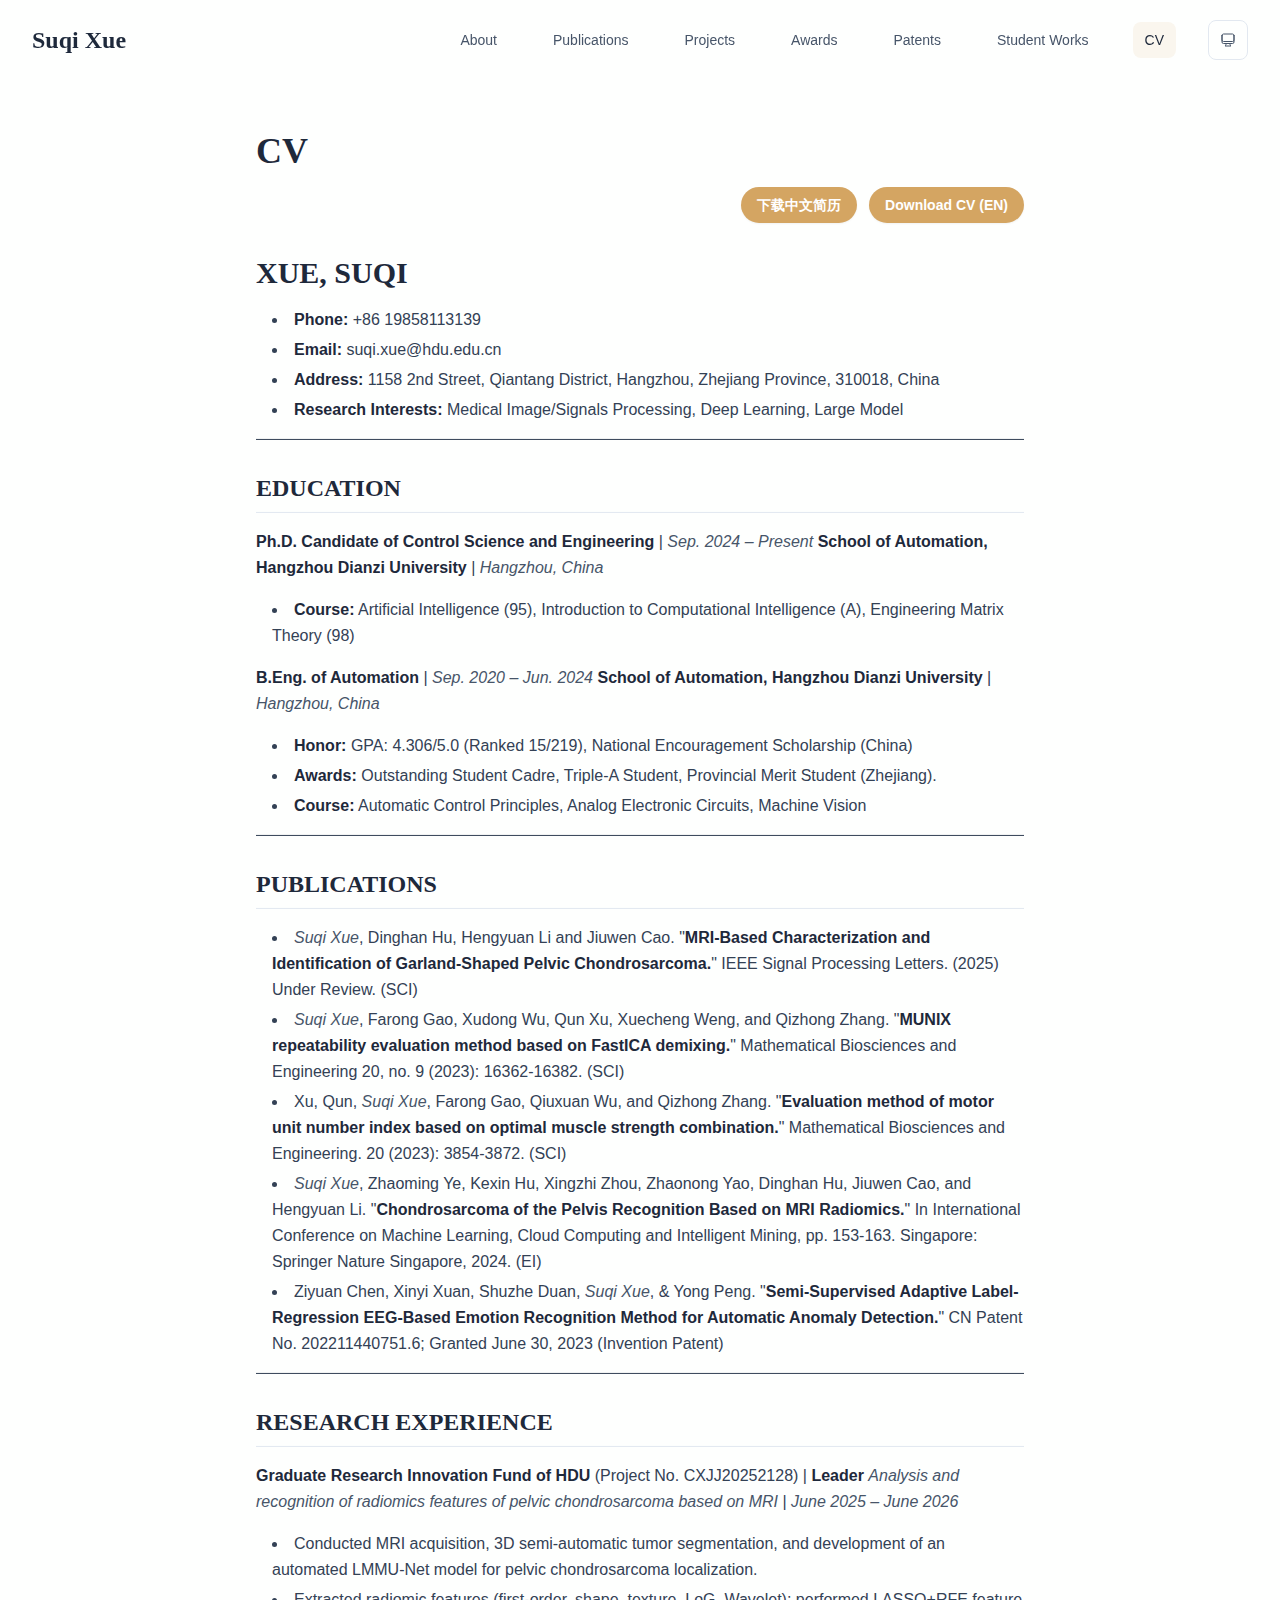
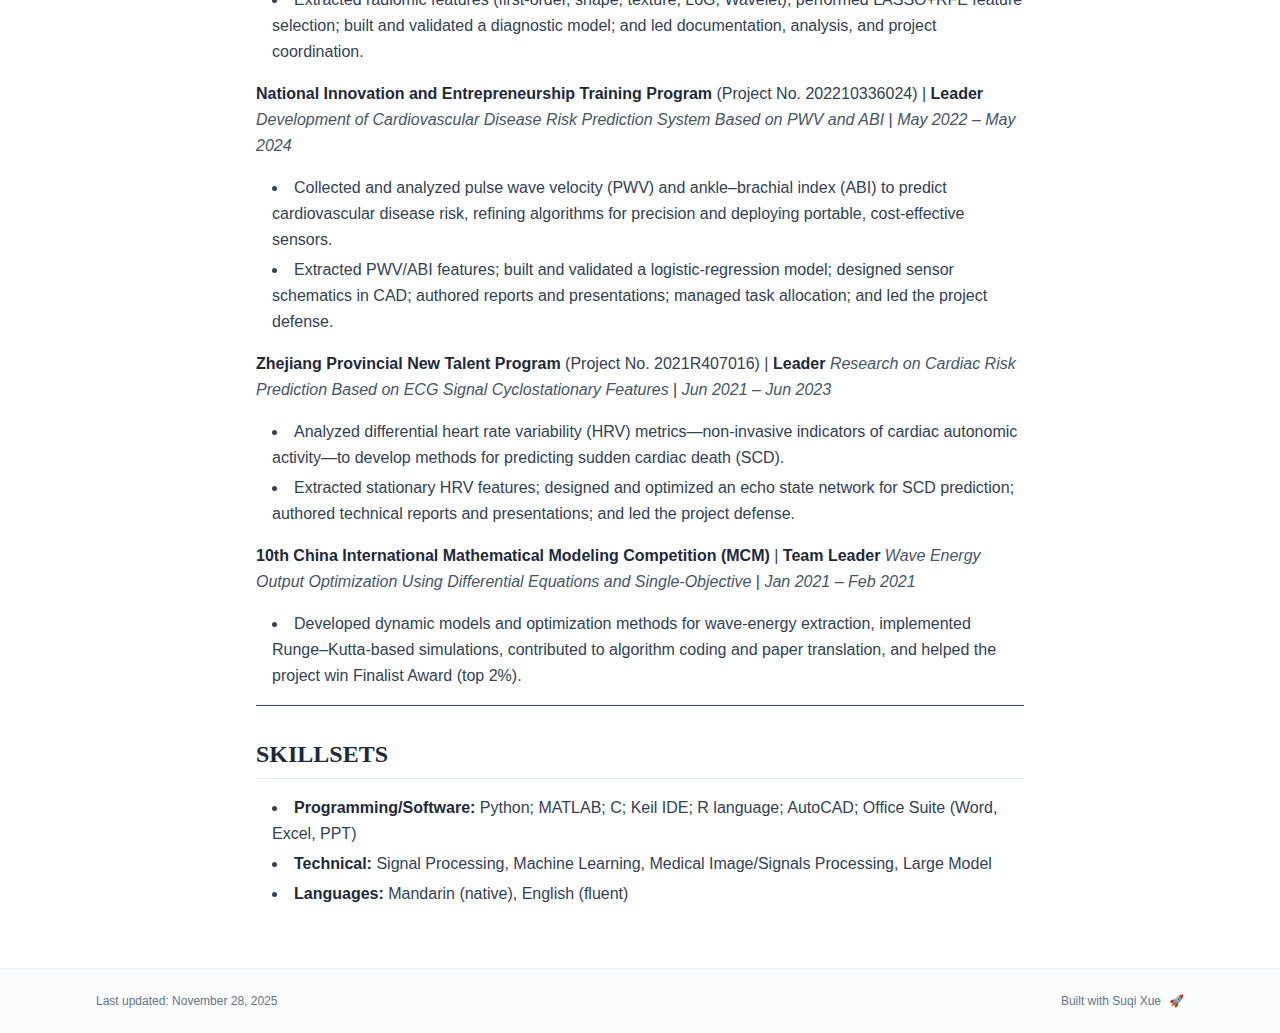
<file: cv/index.html>
<!DOCTYPE html><html lang="en" class="scroll-smooth"><head><meta charSet="utf-8"/><meta name="viewport" content="width=device-width, initial-scale=1"/><link rel="stylesheet" href="/_next/static/css/1ec15e7d79c2364d.css" data-precedence="next"/><link rel="preload" as="script" fetchPriority="low" href="/_next/static/chunks/webpack-af78f5c2c11af041.js"/><script src="/_next/static/chunks/4bd1b696-70b6d399998de86a.js" async=""></script><script src="/_next/static/chunks/684-5aaa8290a129f299.js" async=""></script><script src="/_next/static/chunks/main-app-953560221a83b934.js" async=""></script><script src="/_next/static/chunks/17-9c04c9413a9f9f1f.js" async=""></script><script src="/_next/static/chunks/874-6cc630662f3664af.js" async=""></script><script src="/_next/static/chunks/862-15038af301665bb3.js" async=""></script><script src="/_next/static/chunks/app/layout-0c4f9cbc9555432f.js" async=""></script><script src="/_next/static/chunks/818-8dcccc212efefca7.js" async=""></script><script src="/_next/static/chunks/748-160fbc21daea34cc.js" async=""></script><script src="/_next/static/chunks/app/%5Bslug%5D/page-16e40509df8cd167.js" async=""></script><link rel="icon" href="/favicon.svg" type="image/svg+xml"/><link rel="dns-prefetch" href="https://google-fonts.jialeliu.com"/><link rel="preconnect" href="https://google-fonts.jialeliu.com" crossorigin=""/><link rel="preload" as="style" href="https://google-fonts.jialeliu.com/css2?family=Inter:wght@300;400;500;600;700&amp;family=Crimson+Text:ital,wght@0,400;0,600;1,400&amp;display=swap"/><link rel="stylesheet" id="gfonts-css" href="https://google-fonts.jialeliu.com/css2?family=Inter:wght@300;400;500;600;700&amp;family=Crimson+Text:ital,wght@0,400;0,600;1,400&amp;display=swap" media="print"/><script>
              (function(){
                var l = document.getElementById('gfonts-css');
                if (!l) return;
                if (l.media !== 'all') {
                  l.addEventListener('load', function(){ try { l.media = 'all'; } catch(e){} });
                }
              })();
            </script><noscript><link rel="stylesheet" href="https://google-fonts.jialeliu.com/css2?family=Inter:wght@300;400;500;600;700&amp;family=Crimson+Text:ital,wght@0,400;0,600;1,400&amp;display=swap"/></noscript><script>
              try {
                const theme = localStorage.getItem('theme-storage');
                const parsed = theme ? JSON.parse(theme) : null;
                const setting = parsed?.state?.theme || 'system';
                const prefersDark = typeof window !== 'undefined' && window.matchMedia && window.matchMedia('(prefers-color-scheme: dark)').matches;
                const effective = setting === 'dark' ? 'dark' : (setting === 'light' ? 'light' : (prefersDark ? 'dark' : 'light'));
                var root = document.documentElement;
                root.classList.add(effective);
                root.setAttribute('data-theme', effective);
              } catch (e) {
                var root = document.documentElement;
                root.classList.add('light');
                root.setAttribute('data-theme', 'light');
              }
            </script><title>CV | Suqi Xue</title><meta name="author" content="Suqi Xue"/><meta name="keywords" content="Suqi Xue,PhD,Research,Hangzhou Dianzi University"/><meta name="creator" content="Suqi Xue"/><meta name="publisher" content="Suqi Xue"/><meta property="og:title" content="Suqi Xue"/><meta property="og:description" content="PhD student at the University of Hangzhou Dianzi University."/><meta property="og:site_name" content="Suqi Xue&#x27;s Academic Website"/><meta property="og:locale" content="en_US"/><meta property="og:type" content="website"/><meta name="twitter:card" content="summary"/><meta name="twitter:title" content="Suqi Xue"/><meta name="twitter:description" content="PhD student at the University of Hangzhou Dianzi University."/><link rel="icon" href="/favicon.svg"/><script>document.querySelectorAll('body link[rel="icon"], body link[rel="apple-touch-icon"]').forEach(el => document.head.appendChild(el))</script><script src="/_next/static/chunks/polyfills-42372ed130431b0a.js" noModule=""></script></head><body class="font-sans antialiased"><div style="visibility:hidden"><nav class="fixed top-0 left-0 right-0 z-50" data-headlessui-state=""><div class="transition-all duration-300 ease-out bg-transparent" style="transform:translateY(-100px)"><div class="max-w-7xl mx-auto px-4 sm:px-6 lg:px-8"><div class="flex justify-between items-center h-16 lg:h-20"><div class="flex-shrink-0" tabindex="0"><a class="text-xl lg:text-2xl font-serif font-semibold text-primary hover:text-accent transition-colors duration-200" href="/">Suqi Xue</a></div><div class="hidden lg:block"><div class="ml-10 flex items-center space-x-8"><div class="flex items-baseline space-x-8"><a class="relative px-3 py-2 text-sm font-medium transition-all duration-200 rounded hover:bg-accent/10 hover:shadow-sm text-neutral-600 hover:text-primary" href="/"><span class="relative z-10">About</span></a><a class="relative px-3 py-2 text-sm font-medium transition-all duration-200 rounded hover:bg-accent/10 hover:shadow-sm text-neutral-600 hover:text-primary" href="/publications/"><span class="relative z-10">Publications</span></a><a class="relative px-3 py-2 text-sm font-medium transition-all duration-200 rounded hover:bg-accent/10 hover:shadow-sm text-neutral-600 hover:text-primary" href="/projects/"><span class="relative z-10">Projects</span></a><a class="relative px-3 py-2 text-sm font-medium transition-all duration-200 rounded hover:bg-accent/10 hover:shadow-sm text-neutral-600 hover:text-primary" href="/awards/"><span class="relative z-10">Awards</span></a><a class="relative px-3 py-2 text-sm font-medium transition-all duration-200 rounded hover:bg-accent/10 hover:shadow-sm text-neutral-600 hover:text-primary" href="/patents/"><span class="relative z-10">Patents</span></a><a class="relative px-3 py-2 text-sm font-medium transition-all duration-200 rounded hover:bg-accent/10 hover:shadow-sm text-neutral-600 hover:text-primary" href="/studentworks/"><span class="relative z-10">Student Works</span></a><a class="relative px-3 py-2 text-sm font-medium transition-all duration-200 rounded hover:bg-accent/10 hover:shadow-sm text-primary" href="/cv/"><span class="relative z-10">CV</span><div class="absolute inset-0 bg-accent/10 rounded-lg"></div></a></div><div class="flex items-center justify-center w-10 h-10 rounded-lg border border-neutral-200 dark:border-[rgba(148,163,184,0.24)] bg-background dark:bg-neutral-800"><div class="w-4 h-4 rounded-full bg-neutral-300 animate-pulse"></div></div></div></div><div class="lg:hidden flex items-center space-x-2"><div class="flex items-center justify-center w-10 h-10 rounded-lg border border-neutral-200 dark:border-[rgba(148,163,184,0.24)] bg-background dark:bg-neutral-800"><div class="w-4 h-4 rounded-full bg-neutral-300 animate-pulse"></div></div><button class="inline-flex items-center justify-center p-2 rounded-md text-neutral-600 hover:text-primary hover:bg-neutral-100 dark:hover:bg-neutral-800 focus:outline-none focus:ring-2 focus:ring-inset focus:ring-accent transition-colors duration-200" id="headlessui-disclosure-button-«R5pdb»" type="button" aria-expanded="false" data-headlessui-state=""><span class="sr-only">Open main menu</span><div><svg xmlns="http://www.w3.org/2000/svg" fill="none" viewBox="0 0 24 24" stroke-width="1.5" stroke="currentColor" aria-hidden="true" data-slot="icon" class="block h-6 w-6"><path stroke-linecap="round" stroke-linejoin="round" d="M3.75 6.75h16.5M3.75 12h16.5m-16.5 5.25h16.5"></path></svg></div></button></div></div></div></div></nav><main class="min-h-screen pt-16 lg:pt-20"><div class="max-w-4xl mx-auto px-4 sm:px-6 lg:px-8 py-12"><div class="max-w-3xl mx-auto" style="opacity:0;transform:translateY(20px)"><h1 class="text-4xl font-serif font-bold text-primary mb-4">CV</h1><div class="mb-8 flex flex-wrap gap-3 justify-end"><a href="/cv-cn-xsq-250228.pdf" download="" target="_blank" rel="noopener noreferrer" class="inline-flex items-center gap-2 rounded-full bg-accent px-4 py-2 text-sm font-semibold text-white shadow-sm transition hover:bg-accent/90 focus-visible:outline focus-visible:outline-2 focus-visible:outline-offset-2 focus-visible:outline-accent">下载中文简历</a><a href="/cv-en-xsq-251127.pdf" download="" target="_blank" rel="noopener noreferrer" class="inline-flex items-center gap-2 rounded-full bg-accent px-4 py-2 text-sm font-semibold text-white shadow-sm transition hover:bg-accent/90 focus-visible:outline focus-visible:outline-2 focus-visible:outline-offset-2 focus-visible:outline-accent">Download CV (EN)</a></div><div class="text-neutral-700 dark:text-neutral-600 leading-relaxed"><h1 class="text-3xl font-serif font-bold text-primary mt-8 mb-4">XUE, SUQI</h1>
<ul class="list-disc list-inside mb-4 space-y-1 ml-4">
<li class="mb-1"><strong class="font-semibold text-primary">Phone:</strong> +86 19858113139</li>
<li class="mb-1"><strong class="font-semibold text-primary">Email:</strong> suqi.xue@hdu.edu.cn</li>
<li class="mb-1"><strong class="font-semibold text-primary">Address:</strong> 1158 2nd Street, Qiantang District, Hangzhou, Zhejiang Province, 310018, China</li>
<li class="mb-1"><strong class="font-semibold text-primary">Research Interests:</strong> Medical Image/Signals Processing, Deep Learning, Large Model</li>
</ul>
<hr/>
<h2 class="text-2xl font-serif font-bold text-primary mt-8 mb-4 border-b border-neutral-200 dark:border-neutral-800 pb-2">EDUCATION</h2>
<p class="mb-4 last:mb-0"><strong class="font-semibold text-primary">Ph.D. Candidate of Control Science and Engineering</strong> | <em class="italic text-neutral-600 dark:text-neutral-500">Sep. 2024 – Present</em>
<strong class="font-semibold text-primary">School of Automation, Hangzhou Dianzi University</strong> | <em class="italic text-neutral-600 dark:text-neutral-500">Hangzhou, China</em></p>
<ul class="list-disc list-inside mb-4 space-y-1 ml-4">
<li class="mb-1"><strong class="font-semibold text-primary">Course:</strong> Artificial Intelligence (95), Introduction to Computational Intelligence (A), Engineering Matrix Theory (98)</li>
</ul>
<p class="mb-4 last:mb-0"><strong class="font-semibold text-primary">B.Eng. of Automation</strong> | <em class="italic text-neutral-600 dark:text-neutral-500">Sep. 2020 – Jun. 2024</em>
<strong class="font-semibold text-primary">School of Automation, Hangzhou Dianzi University</strong> | <em class="italic text-neutral-600 dark:text-neutral-500">Hangzhou, China</em></p>
<ul class="list-disc list-inside mb-4 space-y-1 ml-4">
<li class="mb-1"><strong class="font-semibold text-primary">Honor:</strong> GPA: 4.306/5.0 (Ranked 15/219), National Encouragement Scholarship (China)</li>
<li class="mb-1"><strong class="font-semibold text-primary">Awards:</strong> Outstanding Student Cadre, Triple-A Student, Provincial Merit Student (Zhejiang).</li>
<li class="mb-1"><strong class="font-semibold text-primary">Course:</strong> Automatic Control Principles, Analog Electronic Circuits, Machine Vision</li>
</ul>
<hr/>
<h2 class="text-2xl font-serif font-bold text-primary mt-8 mb-4 border-b border-neutral-200 dark:border-neutral-800 pb-2">PUBLICATIONS</h2>
<ul class="list-disc list-inside mb-4 space-y-1 ml-4">
<li class="mb-1"><em class="italic text-neutral-600 dark:text-neutral-500">Suqi Xue</em>, Dinghan Hu, Hengyuan Li and Jiuwen Cao. &quot;<strong class="font-semibold text-primary">MRI-Based Characterization and Identification of Garland-Shaped Pelvic Chondrosarcoma.</strong>&quot; IEEE Signal Processing Letters. (2025) Under Review. (SCI)</li>
<li class="mb-1"><em class="italic text-neutral-600 dark:text-neutral-500">Suqi Xue</em>, Farong Gao, Xudong Wu, Qun Xu, Xuecheng Weng, and Qizhong Zhang. &quot;<strong class="font-semibold text-primary">MUNIX repeatability evaluation method based on FastICA demixing.</strong>&quot; Mathematical Biosciences and Engineering 20, no. 9 (2023): 16362-16382. (SCI)</li>
<li class="mb-1">Xu, Qun, <em class="italic text-neutral-600 dark:text-neutral-500">Suqi Xue</em>, Farong Gao, Qiuxuan Wu, and Qizhong Zhang. &quot;<strong class="font-semibold text-primary">Evaluation method of motor unit number index based on optimal muscle strength combination.</strong>&quot; Mathematical Biosciences and Engineering. 20 (2023): 3854-3872. (SCI)</li>
<li class="mb-1"><em class="italic text-neutral-600 dark:text-neutral-500">Suqi Xue</em>, Zhaoming Ye, Kexin Hu, Xingzhi Zhou, Zhaonong Yao, Dinghan Hu, Jiuwen Cao, and Hengyuan Li. &quot;<strong class="font-semibold text-primary">Chondrosarcoma of the Pelvis Recognition Based on MRI Radiomics.</strong>&quot; In International Conference on Machine Learning, Cloud Computing and Intelligent Mining, pp. 153-163. Singapore: Springer Nature Singapore, 2024. (EI)</li>
<li class="mb-1">Ziyuan Chen, Xinyi Xuan, Shuzhe Duan, <em class="italic text-neutral-600 dark:text-neutral-500">Suqi Xue</em>, &amp; Yong Peng. &quot;<strong class="font-semibold text-primary">Semi-Supervised Adaptive Label-Regression EEG-Based Emotion Recognition Method for Automatic Anomaly Detection.</strong>&quot; CN Patent No. 202211440751.6; Granted June 30, 2023 (Invention Patent)</li>
</ul>
<hr/>
<h2 class="text-2xl font-serif font-bold text-primary mt-8 mb-4 border-b border-neutral-200 dark:border-neutral-800 pb-2">RESEARCH EXPERIENCE</h2>
<p class="mb-4 last:mb-0"><strong class="font-semibold text-primary">Graduate Research Innovation Fund of HDU</strong> (Project No. CXJJ20252128) | <strong class="font-semibold text-primary">Leader</strong>
<em class="italic text-neutral-600 dark:text-neutral-500">Analysis and recognition of radiomics features of pelvic chondrosarcoma based on MRI</em> | <em class="italic text-neutral-600 dark:text-neutral-500">June 2025 – June 2026</em></p>
<ul class="list-disc list-inside mb-4 space-y-1 ml-4">
<li class="mb-1">Conducted MRI acquisition, 3D semi-automatic tumor segmentation, and development of an automated LMMU-Net model for pelvic chondrosarcoma localization.</li>
<li class="mb-1">Extracted radiomic features (first-order, shape, texture, LoG, Wavelet); performed LASSO+RFE feature selection; built and validated a diagnostic model; and led documentation, analysis, and project coordination.</li>
</ul>
<p class="mb-4 last:mb-0"><strong class="font-semibold text-primary">National Innovation and Entrepreneurship Training Program</strong> (Project No. 202210336024) | <strong class="font-semibold text-primary">Leader</strong>
<em class="italic text-neutral-600 dark:text-neutral-500">Development of Cardiovascular Disease Risk Prediction System Based on PWV and ABI</em> | <em class="italic text-neutral-600 dark:text-neutral-500">May 2022 – May 2024</em></p>
<ul class="list-disc list-inside mb-4 space-y-1 ml-4">
<li class="mb-1">Collected and analyzed pulse wave velocity (PWV) and ankle–brachial index (ABI) to predict cardiovascular disease risk, refining algorithms for precision and deploying portable, cost-effective sensors.</li>
<li class="mb-1">Extracted PWV/ABI features; built and validated a logistic-regression model; designed sensor schematics in CAD; authored reports and presentations; managed task allocation; and led the project defense.</li>
</ul>
<p class="mb-4 last:mb-0"><strong class="font-semibold text-primary">Zhejiang Provincial New Talent Program</strong> (Project No. 2021R407016) | <strong class="font-semibold text-primary">Leader</strong>
<em class="italic text-neutral-600 dark:text-neutral-500">Research on Cardiac Risk Prediction Based on ECG Signal Cyclostationary Features</em> | <em class="italic text-neutral-600 dark:text-neutral-500">Jun 2021 – Jun 2023</em></p>
<ul class="list-disc list-inside mb-4 space-y-1 ml-4">
<li class="mb-1">Analyzed differential heart rate variability (HRV) metrics—non-invasive indicators of cardiac autonomic activity—to develop methods for predicting sudden cardiac death (SCD).</li>
<li class="mb-1">Extracted stationary HRV features; designed and optimized an echo state network for SCD prediction; authored technical reports and presentations; and led the project defense.</li>
</ul>
<p class="mb-4 last:mb-0"><strong class="font-semibold text-primary">10th China International Mathematical Modeling Competition (MCM)</strong> | <strong class="font-semibold text-primary">Team Leader</strong>
<em class="italic text-neutral-600 dark:text-neutral-500">Wave Energy Output Optimization Using Differential Equations and Single-Objective</em> | <em class="italic text-neutral-600 dark:text-neutral-500">Jan 2021 – Feb 2021</em></p>
<ul class="list-disc list-inside mb-4 space-y-1 ml-4">
<li class="mb-1">Developed dynamic models and optimization methods for wave-energy extraction, implemented Runge–Kutta-based simulations, contributed to algorithm coding and paper translation, and helped the project win Finalist Award (top 2%).</li>
</ul>
<hr/>
<h2 class="text-2xl font-serif font-bold text-primary mt-8 mb-4 border-b border-neutral-200 dark:border-neutral-800 pb-2">SKILLSETS</h2>
<ul class="list-disc list-inside mb-4 space-y-1 ml-4">
<li class="mb-1"><strong class="font-semibold text-primary">Programming/Software:</strong> Python; MATLAB; C; Keil IDE; R language; AutoCAD; Office Suite (Word, Excel, PPT)</li>
<li class="mb-1"><strong class="font-semibold text-primary">Technical:</strong> Signal Processing, Machine Learning, Medical Image/Signals Processing, Large Model</li>
<li class="mb-1"><strong class="font-semibold text-primary">Languages:</strong> Mandarin (native), English (fluent)</li>
</ul></div></div></div><!--$--><!--/$--><!--$--><!--/$--></main><footer class="border-t border-neutral-200/50 bg-neutral-50/50 dark:bg-neutral-900/50 dark:border-neutral-700/50"><div class="max-w-6xl mx-auto px-4 sm:px-6 lg:px-8 py-6"><div class="flex flex-col sm:flex-row justify-between items-center gap-2"><p class="text-xs text-neutral-500">Last updated: <!-- -->November 28, 2025</p><p class="text-xs text-neutral-500 flex items-center"><a href="https://github.com/suqixue/suqixue.github.io" target="_blank" rel="noopener noreferrer">Built with Suqi Xue</a><span class="ml-2">🚀</span></p></div></div></footer></div><script src="/_next/static/chunks/webpack-af78f5c2c11af041.js" async=""></script><script>(self.__next_f=self.__next_f||[]).push([0])</script><script>self.__next_f.push([1,"1:\"$Sreact.fragment\"\n2:I[3719,[\"17\",\"static/chunks/17-9c04c9413a9f9f1f.js\",\"874\",\"static/chunks/874-6cc630662f3664af.js\",\"862\",\"static/chunks/862-15038af301665bb3.js\",\"177\",\"static/chunks/app/layout-0c4f9cbc9555432f.js\"],\"ThemeProvider\"]\n3:I[768,[\"17\",\"static/chunks/17-9c04c9413a9f9f1f.js\",\"874\",\"static/chunks/874-6cc630662f3664af.js\",\"862\",\"static/chunks/862-15038af301665bb3.js\",\"177\",\"static/chunks/app/layout-0c4f9cbc9555432f.js\"],\"default\"]\n4:I[7555,[],\"\"]\n5:I[1295,[],\"\"]\n6:I[2548,[\"17\",\"static/chunks/17-9c04c9413a9f9f1f.js\",\"874\",\"static/chunks/874-6cc630662f3664af.js\",\"862\",\"static/chunks/862-15038af301665bb3.js\",\"177\",\"static/chunks/app/layout-0c4f9cbc9555432f.js\"],\"default\"]\n8:I[9665,[],\"MetadataBoundary\"]\na:I[9665,[],\"OutletBoundary\"]\nd:I[4911,[],\"AsyncMetadataOutlet\"]\nf:I[9665,[],\"ViewportBoundary\"]\n11:I[6614,[],\"\"]\n:HL[\"/_next/static/css/1ec15e7d79c2364d.css\",\"style\"]\n"])</script><script>self.__next_f.push([1,"0:{\"P\":null,\"b\":\"O___JVDkGAn7Ov-HGnNei\",\"p\":\"\",\"c\":[\"\",\"cv\",\"\"],\"i\":false,\"f\":[[[\"\",{\"children\":[[\"slug\",\"cv\",\"d\"],{\"children\":[\"__PAGE__\",{}]}]},\"$undefined\",\"$undefined\",true],[\"\",[\"$\",\"$1\",\"c\",{\"children\":[[[\"$\",\"link\",\"0\",{\"rel\":\"stylesheet\",\"href\":\"/_next/static/css/1ec15e7d79c2364d.css\",\"precedence\":\"next\",\"crossOrigin\":\"$undefined\",\"nonce\":\"$undefined\"}]],[\"$\",\"html\",null,{\"lang\":\"en\",\"className\":\"scroll-smooth\",\"suppressHydrationWarning\":true,\"children\":[[\"$\",\"head\",null,{\"children\":[[\"$\",\"link\",null,{\"rel\":\"icon\",\"href\":\"/favicon.svg\",\"type\":\"image/svg+xml\"}],[\"$\",\"link\",null,{\"rel\":\"dns-prefetch\",\"href\":\"https://google-fonts.jialeliu.com\"}],[\"$\",\"link\",null,{\"rel\":\"preconnect\",\"href\":\"https://google-fonts.jialeliu.com\",\"crossOrigin\":\"\"}],[\"$\",\"link\",null,{\"rel\":\"preload\",\"as\":\"style\",\"href\":\"https://google-fonts.jialeliu.com/css2?family=Inter:wght@300;400;500;600;700\u0026family=Crimson+Text:ital,wght@0,400;0,600;1,400\u0026display=swap\"}],[\"$\",\"link\",null,{\"rel\":\"stylesheet\",\"id\":\"gfonts-css\",\"href\":\"https://google-fonts.jialeliu.com/css2?family=Inter:wght@300;400;500;600;700\u0026family=Crimson+Text:ital,wght@0,400;0,600;1,400\u0026display=swap\",\"media\":\"print\"}],[\"$\",\"script\",null,{\"dangerouslySetInnerHTML\":{\"__html\":\"\\n              (function(){\\n                var l = document.getElementById('gfonts-css');\\n                if (!l) return;\\n                if (l.media !== 'all') {\\n                  l.addEventListener('load', function(){ try { l.media = 'all'; } catch(e){} });\\n                }\\n              })();\\n            \"}}],[\"$\",\"noscript\",null,{\"children\":[\"$\",\"link\",null,{\"rel\":\"stylesheet\",\"href\":\"https://google-fonts.jialeliu.com/css2?family=Inter:wght@300;400;500;600;700\u0026family=Crimson+Text:ital,wght@0,400;0,600;1,400\u0026display=swap\"}]}],[\"$\",\"script\",null,{\"dangerouslySetInnerHTML\":{\"__html\":\"\\n              try {\\n                const theme = localStorage.getItem('theme-storage');\\n                const parsed = theme ? JSON.parse(theme) : null;\\n                const setting = parsed?.state?.theme || 'system';\\n                const prefersDark = typeof window !== 'undefined' \u0026\u0026 window.matchMedia \u0026\u0026 window.matchMedia('(prefers-color-scheme: dark)').matches;\\n                const effective = setting === 'dark' ? 'dark' : (setting === 'light' ? 'light' : (prefersDark ? 'dark' : 'light'));\\n                var root = document.documentElement;\\n                root.classList.add(effective);\\n                root.setAttribute('data-theme', effective);\\n              } catch (e) {\\n                var root = document.documentElement;\\n                root.classList.add('light');\\n                root.setAttribute('data-theme', 'light');\\n              }\\n            \"}}]]}],[\"$\",\"body\",null,{\"className\":\"font-sans antialiased\",\"children\":[\"$\",\"$L2\",null,{\"children\":[[\"$\",\"$L3\",null,{\"items\":[{\"title\":\"About\",\"type\":\"page\",\"target\":\"about\",\"href\":\"/\"},{\"title\":\"Publications\",\"type\":\"page\",\"target\":\"publications\",\"href\":\"/publications\"},{\"title\":\"Projects\",\"type\":\"page\",\"target\":\"projects\",\"href\":\"/projects\"},{\"title\":\"Awards\",\"type\":\"page\",\"target\":\"awards\",\"href\":\"/awards\"},{\"title\":\"Patents\",\"type\":\"page\",\"target\":\"patents\",\"href\":\"/patents\"},{\"title\":\"Student Works\",\"type\":\"page\",\"target\":\"studentworks\",\"href\":\"/studentworks\"},{\"title\":\"CV\",\"type\":\"page\",\"target\":\"cv\",\"href\":\"/cv\"}],\"siteTitle\":\"Suqi Xue\",\"enableOnePageMode\":false}],[\"$\",\"main\",null,{\"className\":\"min-h-screen pt-16 lg:pt-20\",\"children\":[\"$\",\"$L4\",null,{\"parallelRouterKey\":\"children\",\"error\":\"$undefined\",\"errorStyles\":\"$undefined\",\"errorScripts\":\"$undefined\",\"template\":[\"$\",\"$L5\",null,{}],\"templateStyles\":\"$undefined\",\"templateScripts\":\"$undefined\",\"notFound\":[[[\"$\",\"title\",null,{\"children\":\"404: This page could not be found.\"}],[\"$\",\"div\",null,{\"style\":{\"fontFamily\":\"system-ui,\\\"Segoe UI\\\",Roboto,Helvetica,Arial,sans-serif,\\\"Apple Color Emoji\\\",\\\"Segoe UI Emoji\\\"\",\"height\":\"100vh\",\"textAlign\":\"center\",\"display\":\"flex\",\"flexDirection\":\"column\",\"alignItems\":\"center\",\"justifyContent\":\"center\"},\"children\":[\"$\",\"div\",null,{\"children\":[[\"$\",\"style\",null,{\"dangerouslySetInnerHTML\":{\"__html\":\"body{color:#000;background:#fff;margin:0}.next-error-h1{border-right:1px solid rgba(0,0,0,.3)}@media (prefers-color-scheme:dark){body{color:#fff;background:#000}.next-error-h1{border-right:1px solid rgba(255,255,255,.3)}}\"}}],[\"$\",\"h1\",null,{\"className\":\"next-error-h1\",\"style\":{\"display\":\"inline-block\",\"margin\":\"0 20px 0 0\",\"padding\":\"0 23px 0 0\",\"fontSize\":24,\"fontWeight\":500,\"verticalAlign\":\"top\",\"lineHeight\":\"49px\"},\"children\":404}],[\"$\",\"div\",null,{\"style\":{\"display\":\"inline-block\"},\"children\":[\"$\",\"h2\",null,{\"style\":{\"fontSize\":14,\"fontWeight\":400,\"lineHeight\":\"49px\",\"margin\":0},\"children\":\"This page could not be found.\"}]}]]}]}]],[]],\"forbidden\":\"$undefined\",\"unauthorized\":\"$undefined\"}]}],[\"$\",\"$L6\",null,{\"lastUpdated\":\"November 28, 2025\"}]]}]}]]}]]}],{\"children\":[[\"slug\",\"cv\",\"d\"],[\"$\",\"$1\",\"c\",{\"children\":[null,[\"$\",\"$L4\",null,{\"parallelRouterKey\":\"children\",\"error\":\"$undefined\",\"errorStyles\":\"$undefined\",\"errorScripts\":\"$undefined\",\"template\":[\"$\",\"$L5\",null,{}],\"templateStyles\":\"$undefined\",\"templateScripts\":\"$undefined\",\"notFound\":\"$undefined\",\"forbidden\":\"$undefined\",\"unauthorized\":\"$undefined\"}]]}],{\"children\":[\"__PAGE__\",[\"$\",\"$1\",\"c\",{\"children\":[\"$L7\",[\"$\",\"$L8\",null,{\"children\":\"$L9\"}],null,[\"$\",\"$La\",null,{\"children\":[\"$Lb\",\"$Lc\",[\"$\",\"$Ld\",null,{\"promise\":\"$@e\"}]]}]]}],{},null,false]},null,false]},null,false],[\"$\",\"$1\",\"h\",{\"children\":[null,[\"$\",\"$1\",\"G4DZaO74YplPX9i_WBPMp\",{\"children\":[[\"$\",\"$Lf\",null,{\"children\":\"$L10\"}],null]}],null]}],false]],\"m\":\"$undefined\",\"G\":[\"$11\",\"$undefined\"],\"s\":false,\"S\":true}\n"])</script><script>self.__next_f.push([1,"12:\"$Sreact.suspense\"\n13:I[4911,[],\"AsyncMetadata\"]\n15:I[4059,[\"17\",\"static/chunks/17-9c04c9413a9f9f1f.js\",\"818\",\"static/chunks/818-8dcccc212efefca7.js\",\"748\",\"static/chunks/748-160fbc21daea34cc.js\",\"182\",\"static/chunks/app/%5Bslug%5D/page-16e40509df8cd167.js\"],\"default\"]\n9:[\"$\",\"$12\",null,{\"fallback\":null,\"children\":[\"$\",\"$L13\",null,{\"promise\":\"$@14\"}]}]\n16:T129d,"])</script><script>self.__next_f.push([1,"# XUE, SUQI\r\n\r\n- **Phone:** +86 19858113139\r\n- **Email:** suqi.xue@hdu.edu.cn\r\n- **Address:** 1158 2nd Street, Qiantang District, Hangzhou, Zhejiang Province, 310018, China\r\n- **Research Interests:** Medical Image/Signals Processing, Deep Learning, Large Model\r\n\r\n---\r\n\r\n## EDUCATION\r\n\r\n**Ph.D. Candidate of Control Science and Engineering** | *Sep. 2024 – Present*\r\n**School of Automation, Hangzhou Dianzi University** | *Hangzhou, China*\r\n- **Course:** Artificial Intelligence (95), Introduction to Computational Intelligence (A), Engineering Matrix Theory (98)\r\n\r\n**B.Eng. of Automation** | *Sep. 2020 – Jun. 2024*\r\n**School of Automation, Hangzhou Dianzi University** | *Hangzhou, China*\r\n- **Honor:** GPA: 4.306/5.0 (Ranked 15/219), National Encouragement Scholarship (China)\r\n- **Awards:** Outstanding Student Cadre, Triple-A Student, Provincial Merit Student (Zhejiang).\r\n- **Course:** Automatic Control Principles, Analog Electronic Circuits, Machine Vision\r\n\r\n---\r\n\r\n## PUBLICATIONS\r\n\r\n- *Suqi Xue*, Dinghan Hu, Hengyuan Li and Jiuwen Cao. \"**MRI-Based Characterization and Identification of Garland-Shaped Pelvic Chondrosarcoma.**\" IEEE Signal Processing Letters. (2025) Under Review. (SCI)\r\n- *Suqi Xue*, Farong Gao, Xudong Wu, Qun Xu, Xuecheng Weng, and Qizhong Zhang. \"**MUNIX repeatability evaluation method based on FastICA demixing.**\" Mathematical Biosciences and Engineering 20, no. 9 (2023): 16362-16382. (SCI)\r\n- Xu, Qun, *Suqi Xue*, Farong Gao, Qiuxuan Wu, and Qizhong Zhang. \"**Evaluation method of motor unit number index based on optimal muscle strength combination.**\" Mathematical Biosciences and Engineering. 20 (2023): 3854-3872. (SCI)\r\n- *Suqi Xue*, Zhaoming Ye, Kexin Hu, Xingzhi Zhou, Zhaonong Yao, Dinghan Hu, Jiuwen Cao, and Hengyuan Li. \"**Chondrosarcoma of the Pelvis Recognition Based on MRI Radiomics.**\" In International Conference on Machine Learning, Cloud Computing and Intelligent Mining, pp. 153-163. Singapore: Springer Nature Singapore, 2024. (EI)\r\n- Ziyuan Chen, Xinyi Xuan, Shuzhe Duan, *Suqi Xue*, \u0026 Yong Peng. \"**Semi-Supervised Adaptive Label-Regression EEG-Based Emotion Recognition Method for Automatic Anomaly Detection.**\" CN Patent No. 202211440751.6; Granted June 30, 2023 (Invention Patent)\r\n\r\n---\r\n\r\n## RESEARCH EXPERIENCE\r\n\r\n**Graduate Research Innovation Fund of HDU** (Project No. CXJJ20252128) | **Leader**\r\n*Analysis and recognition of radiomics features of pelvic chondrosarcoma based on MRI* | *June 2025 – June 2026*\r\n- Conducted MRI acquisition, 3D semi-automatic tumor segmentation, and development of an automated LMMU-Net model for pelvic chondrosarcoma localization.\r\n- Extracted radiomic features (first-order, shape, texture, LoG, Wavelet); performed LASSO+RFE feature selection; built and validated a diagnostic model; and led documentation, analysis, and project coordination.\r\n\r\n**National Innovation and Entrepreneurship Training Program** (Project No. 202210336024) | **Leader**\r\n*Development of Cardiovascular Disease Risk Prediction System Based on PWV and ABI* | *May 2022 – May 2024*\r\n- Collected and analyzed pulse wave velocity (PWV) and ankle–brachial index (ABI) to predict cardiovascular disease risk, refining algorithms for precision and deploying portable, cost-effective sensors.\r\n- Extracted PWV/ABI features; built and validated a logistic-regression model; designed sensor schematics in CAD; authored reports and presentations; managed task allocation; and led the project defense.\r\n\r\n**Zhejiang Provincial New Talent Program** (Project No. 2021R407016) | **Leader**\r\n*Research on Cardiac Risk Prediction Based on ECG Signal Cyclostationary Features* | *Jun 2021 – Jun 2023*\r\n- Analyzed differential heart rate variability (HRV) metrics—non-invasive indicators of cardiac autonomic activity—to develop methods for predicting sudden cardiac death (SCD).\r\n- Extracted stationary HRV features; designed and optimized an echo state network for SCD prediction; authored technical reports and presentations; and led the project defense.\r\n\r\n**10th China International Mathematical Modeling Competition (MCM)** | **Team Leader**\r\n*Wave Energy Output Optimization Using Differential Equations and Single-Objective* | *Jan 2021 – Feb 2021*\r\n- Developed dynamic models and optimization methods for wave-energy extraction, implemented Runge–Kutta-based simulations, contributed to algorithm coding and paper translation, and helped the project win Finalist Award (top 2%).\r\n\r\n---\r\n\r\n## SKILLSETS\r\n\r\n- **Programming/Software:** Python; MATLAB; C; Keil IDE; R language; AutoCAD; Office Suite (Word, Excel, PPT)\r\n- **Technical:** Signal Processing, Machine Learning, Medical Image/Signals Processing, Large Model\r\n- **Languages:** Mandarin (native), English (fluent)"])</script><script>self.__next_f.push([1,"7:[\"$\",\"div\",null,{\"className\":\"max-w-4xl mx-auto px-4 sm:px-6 lg:px-8 py-12\",\"children\":[false,[\"$\",\"$L15\",null,{\"config\":{\"type\":\"text\",\"title\":\"CV\",\"source\":\"cv.md\"},\"content\":\"$16\",\"downloads\":[{\"label\":\"下载中文简历\",\"href\":\"/cv-cn-xsq-250228.pdf\"},{\"label\":\"Download CV (EN)\",\"href\":\"/cv-en-xsq-251127.pdf\"}]}],false]}]\n"])</script><script>self.__next_f.push([1,"c:null\n"])</script><script>self.__next_f.push([1,"10:[[\"$\",\"meta\",\"0\",{\"charSet\":\"utf-8\"}],[\"$\",\"meta\",\"1\",{\"name\":\"viewport\",\"content\":\"width=device-width, initial-scale=1\"}]]\nb:null\n"])</script><script>self.__next_f.push([1,"14:{\"metadata\":[[\"$\",\"title\",\"0\",{\"children\":\"CV | Suqi Xue\"}],[\"$\",\"meta\",\"1\",{\"name\":\"author\",\"content\":\"Suqi Xue\"}],[\"$\",\"meta\",\"2\",{\"name\":\"keywords\",\"content\":\"Suqi Xue,PhD,Research,Hangzhou Dianzi University\"}],[\"$\",\"meta\",\"3\",{\"name\":\"creator\",\"content\":\"Suqi Xue\"}],[\"$\",\"meta\",\"4\",{\"name\":\"publisher\",\"content\":\"Suqi Xue\"}],[\"$\",\"meta\",\"5\",{\"property\":\"og:title\",\"content\":\"Suqi Xue\"}],[\"$\",\"meta\",\"6\",{\"property\":\"og:description\",\"content\":\"PhD student at the University of Hangzhou Dianzi University.\"}],[\"$\",\"meta\",\"7\",{\"property\":\"og:site_name\",\"content\":\"Suqi Xue's Academic Website\"}],[\"$\",\"meta\",\"8\",{\"property\":\"og:locale\",\"content\":\"en_US\"}],[\"$\",\"meta\",\"9\",{\"property\":\"og:type\",\"content\":\"website\"}],[\"$\",\"meta\",\"10\",{\"name\":\"twitter:card\",\"content\":\"summary\"}],[\"$\",\"meta\",\"11\",{\"name\":\"twitter:title\",\"content\":\"Suqi Xue\"}],[\"$\",\"meta\",\"12\",{\"name\":\"twitter:description\",\"content\":\"PhD student at the University of Hangzhou Dianzi University.\"}],[\"$\",\"link\",\"13\",{\"rel\":\"icon\",\"href\":\"/favicon.svg\"}]],\"error\":null,\"digest\":\"$undefined\"}\ne:{\"metadata\":\"$14:metadata\",\"error\":null,\"digest\":\"$undefined\"}\n"])</script></body></html>
</file>
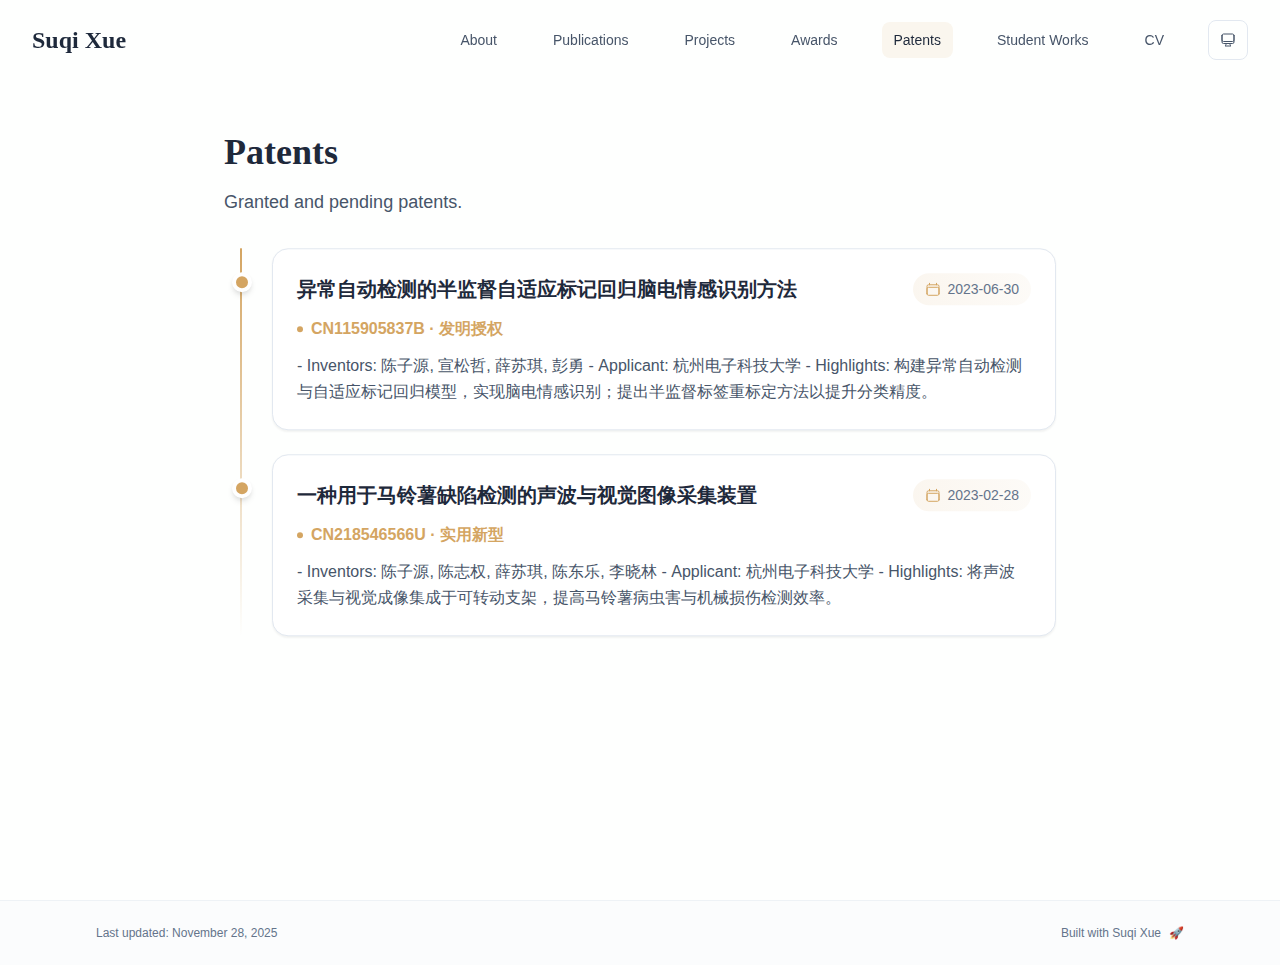
<file: patents/index.html>
<!DOCTYPE html><html lang="en" class="scroll-smooth"><head><meta charSet="utf-8"/><meta name="viewport" content="width=device-width, initial-scale=1"/><link rel="stylesheet" href="/_next/static/css/1ec15e7d79c2364d.css" data-precedence="next"/><link rel="preload" as="script" fetchPriority="low" href="/_next/static/chunks/webpack-af78f5c2c11af041.js"/><script src="/_next/static/chunks/4bd1b696-70b6d399998de86a.js" async=""></script><script src="/_next/static/chunks/684-5aaa8290a129f299.js" async=""></script><script src="/_next/static/chunks/main-app-953560221a83b934.js" async=""></script><script src="/_next/static/chunks/17-9c04c9413a9f9f1f.js" async=""></script><script src="/_next/static/chunks/874-6cc630662f3664af.js" async=""></script><script src="/_next/static/chunks/862-15038af301665bb3.js" async=""></script><script src="/_next/static/chunks/app/layout-0c4f9cbc9555432f.js" async=""></script><script src="/_next/static/chunks/818-8dcccc212efefca7.js" async=""></script><script src="/_next/static/chunks/748-160fbc21daea34cc.js" async=""></script><script src="/_next/static/chunks/app/%5Bslug%5D/page-16e40509df8cd167.js" async=""></script><link rel="icon" href="/favicon.svg" type="image/svg+xml"/><link rel="dns-prefetch" href="https://google-fonts.jialeliu.com"/><link rel="preconnect" href="https://google-fonts.jialeliu.com" crossorigin=""/><link rel="preload" as="style" href="https://google-fonts.jialeliu.com/css2?family=Inter:wght@300;400;500;600;700&amp;family=Crimson+Text:ital,wght@0,400;0,600;1,400&amp;display=swap"/><link rel="stylesheet" id="gfonts-css" href="https://google-fonts.jialeliu.com/css2?family=Inter:wght@300;400;500;600;700&amp;family=Crimson+Text:ital,wght@0,400;0,600;1,400&amp;display=swap" media="print"/><script>
              (function(){
                var l = document.getElementById('gfonts-css');
                if (!l) return;
                if (l.media !== 'all') {
                  l.addEventListener('load', function(){ try { l.media = 'all'; } catch(e){} });
                }
              })();
            </script><noscript><link rel="stylesheet" href="https://google-fonts.jialeliu.com/css2?family=Inter:wght@300;400;500;600;700&amp;family=Crimson+Text:ital,wght@0,400;0,600;1,400&amp;display=swap"/></noscript><script>
              try {
                const theme = localStorage.getItem('theme-storage');
                const parsed = theme ? JSON.parse(theme) : null;
                const setting = parsed?.state?.theme || 'system';
                const prefersDark = typeof window !== 'undefined' && window.matchMedia && window.matchMedia('(prefers-color-scheme: dark)').matches;
                const effective = setting === 'dark' ? 'dark' : (setting === 'light' ? 'light' : (prefersDark ? 'dark' : 'light'));
                var root = document.documentElement;
                root.classList.add(effective);
                root.setAttribute('data-theme', effective);
              } catch (e) {
                var root = document.documentElement;
                root.classList.add('light');
                root.setAttribute('data-theme', 'light');
              }
            </script><title>Patents | Suqi Xue</title><meta name="description" content="Granted and pending patents."/><meta name="author" content="Suqi Xue"/><meta name="keywords" content="Suqi Xue,PhD,Research,Hangzhou Dianzi University"/><meta name="creator" content="Suqi Xue"/><meta name="publisher" content="Suqi Xue"/><meta property="og:title" content="Suqi Xue"/><meta property="og:description" content="PhD student at the University of Hangzhou Dianzi University."/><meta property="og:site_name" content="Suqi Xue&#x27;s Academic Website"/><meta property="og:locale" content="en_US"/><meta property="og:type" content="website"/><meta name="twitter:card" content="summary"/><meta name="twitter:title" content="Suqi Xue"/><meta name="twitter:description" content="PhD student at the University of Hangzhou Dianzi University."/><link rel="icon" href="/favicon.svg"/><script>document.querySelectorAll('body link[rel="icon"], body link[rel="apple-touch-icon"]').forEach(el => document.head.appendChild(el))</script><script src="/_next/static/chunks/polyfills-42372ed130431b0a.js" noModule=""></script></head><body class="font-sans antialiased"><div style="visibility:hidden"><nav class="fixed top-0 left-0 right-0 z-50" data-headlessui-state=""><div class="transition-all duration-300 ease-out bg-transparent" style="transform:translateY(-100px)"><div class="max-w-7xl mx-auto px-4 sm:px-6 lg:px-8"><div class="flex justify-between items-center h-16 lg:h-20"><div class="flex-shrink-0" tabindex="0"><a class="text-xl lg:text-2xl font-serif font-semibold text-primary hover:text-accent transition-colors duration-200" href="/">Suqi Xue</a></div><div class="hidden lg:block"><div class="ml-10 flex items-center space-x-8"><div class="flex items-baseline space-x-8"><a class="relative px-3 py-2 text-sm font-medium transition-all duration-200 rounded hover:bg-accent/10 hover:shadow-sm text-neutral-600 hover:text-primary" href="/"><span class="relative z-10">About</span></a><a class="relative px-3 py-2 text-sm font-medium transition-all duration-200 rounded hover:bg-accent/10 hover:shadow-sm text-neutral-600 hover:text-primary" href="/publications/"><span class="relative z-10">Publications</span></a><a class="relative px-3 py-2 text-sm font-medium transition-all duration-200 rounded hover:bg-accent/10 hover:shadow-sm text-neutral-600 hover:text-primary" href="/projects/"><span class="relative z-10">Projects</span></a><a class="relative px-3 py-2 text-sm font-medium transition-all duration-200 rounded hover:bg-accent/10 hover:shadow-sm text-neutral-600 hover:text-primary" href="/awards/"><span class="relative z-10">Awards</span></a><a class="relative px-3 py-2 text-sm font-medium transition-all duration-200 rounded hover:bg-accent/10 hover:shadow-sm text-primary" href="/patents/"><span class="relative z-10">Patents</span><div class="absolute inset-0 bg-accent/10 rounded-lg"></div></a><a class="relative px-3 py-2 text-sm font-medium transition-all duration-200 rounded hover:bg-accent/10 hover:shadow-sm text-neutral-600 hover:text-primary" href="/studentworks/"><span class="relative z-10">Student Works</span></a><a class="relative px-3 py-2 text-sm font-medium transition-all duration-200 rounded hover:bg-accent/10 hover:shadow-sm text-neutral-600 hover:text-primary" href="/cv/"><span class="relative z-10">CV</span></a></div><div class="flex items-center justify-center w-10 h-10 rounded-lg border border-neutral-200 dark:border-[rgba(148,163,184,0.24)] bg-background dark:bg-neutral-800"><div class="w-4 h-4 rounded-full bg-neutral-300 animate-pulse"></div></div></div></div><div class="lg:hidden flex items-center space-x-2"><div class="flex items-center justify-center w-10 h-10 rounded-lg border border-neutral-200 dark:border-[rgba(148,163,184,0.24)] bg-background dark:bg-neutral-800"><div class="w-4 h-4 rounded-full bg-neutral-300 animate-pulse"></div></div><button class="inline-flex items-center justify-center p-2 rounded-md text-neutral-600 hover:text-primary hover:bg-neutral-100 dark:hover:bg-neutral-800 focus:outline-none focus:ring-2 focus:ring-inset focus:ring-accent transition-colors duration-200" id="headlessui-disclosure-button-«R5pdb»" type="button" aria-expanded="false" data-headlessui-state=""><span class="sr-only">Open main menu</span><div><svg xmlns="http://www.w3.org/2000/svg" fill="none" viewBox="0 0 24 24" stroke-width="1.5" stroke="currentColor" aria-hidden="true" data-slot="icon" class="block h-6 w-6"><path stroke-linecap="round" stroke-linejoin="round" d="M3.75 6.75h16.5M3.75 12h16.5m-16.5 5.25h16.5"></path></svg></div></button></div></div></div></div></nav><main class="min-h-screen pt-16 lg:pt-20"><div class="max-w-4xl mx-auto px-4 sm:px-6 lg:px-8 py-12"><div style="opacity:0;transform:translateY(20px)"><div class="mb-8"><h1 class="text-4xl font-serif font-bold text-primary mb-4">Patents</h1><p class="text-lg text-neutral-600 dark:text-neutral-500 max-w-2xl">Granted and pending patents.</p></div><div class="relative"><div class="absolute left-4 top-0 bottom-0 w-0.5 bg-gradient-to-b from-accent via-accent/50 to-transparent hidden md:block"></div><div class="space-y-6"><div class="relative md:pl-12" style="opacity:0;transform:translateX(-20px)"><div class="absolute left-2 top-6 w-5 h-5 rounded-full bg-accent border-4 border-white dark:border-neutral-900 shadow-md hidden md:block z-10"></div><div class="
                                    group bg-white dark:bg-neutral-900 
                                    p-6 
                                    rounded-2xl 
                                    shadow-sm hover:shadow-xl 
                                    border border-neutral-200 dark:border-neutral-800 
                                    hover:border-accent/30 dark:hover:border-accent/30
                                    transition-all duration-300 
                                    hover:-translate-y-1
                                "><div class="flex flex-col sm:flex-row sm:items-center sm:justify-between gap-2 mb-3"><h3 class="text-xl font-bold text-primary group-hover:text-accent transition-colors duration-200">异常自动检测的半监督自适应标记回归脑电情感识别方法</h3><div class="flex items-center gap-1.5 text-sm text-neutral-500 font-medium bg-gradient-to-r from-accent/10 to-accent/5 dark:from-accent/20 dark:to-accent/10 px-3 py-1.5 rounded-full shrink-0"><svg xmlns="http://www.w3.org/2000/svg" fill="none" viewBox="0 0 24 24" stroke-width="1.5" stroke="currentColor" aria-hidden="true" data-slot="icon" class="w-4 h-4 text-accent"><path stroke-linecap="round" stroke-linejoin="round" d="M6.75 3v2.25M17.25 3v2.25M3 18.75V7.5a2.25 2.25 0 0 1 2.25-2.25h13.5A2.25 2.25 0 0 1 21 7.5v11.25m-18 0A2.25 2.25 0 0 0 5.25 21h13.5A2.25 2.25 0 0 0 21 18.75m-18 0v-7.5A2.25 2.25 0 0 1 5.25 9h13.5A2.25 2.25 0 0 1 21 11.25v7.5"></path></svg><span>2023-06-30</span></div></div><p class="text-base text-accent font-semibold mb-3 flex items-center gap-2"><span class="w-1.5 h-1.5 rounded-full bg-accent"></span>CN115905837B · 发明授权</p><p class="text-base text-neutral-600 dark:text-neutral-400 leading-relaxed">- Inventors: 陈子源, 宣松哲, 薛苏琪, 彭勇
- Applicant: 杭州电子科技大学
- Highlights: 构建异常自动检测与自适应标记回归模型，实现脑电情感识别；提出半监督标签重标定方法以提升分类精度。
</p></div></div><div class="relative md:pl-12" style="opacity:0;transform:translateX(-20px)"><div class="absolute left-2 top-6 w-5 h-5 rounded-full bg-accent border-4 border-white dark:border-neutral-900 shadow-md hidden md:block z-10"></div><div class="
                                    group bg-white dark:bg-neutral-900 
                                    p-6 
                                    rounded-2xl 
                                    shadow-sm hover:shadow-xl 
                                    border border-neutral-200 dark:border-neutral-800 
                                    hover:border-accent/30 dark:hover:border-accent/30
                                    transition-all duration-300 
                                    hover:-translate-y-1
                                "><div class="flex flex-col sm:flex-row sm:items-center sm:justify-between gap-2 mb-3"><h3 class="text-xl font-bold text-primary group-hover:text-accent transition-colors duration-200">一种用于马铃薯缺陷检测的声波与视觉图像采集装置</h3><div class="flex items-center gap-1.5 text-sm text-neutral-500 font-medium bg-gradient-to-r from-accent/10 to-accent/5 dark:from-accent/20 dark:to-accent/10 px-3 py-1.5 rounded-full shrink-0"><svg xmlns="http://www.w3.org/2000/svg" fill="none" viewBox="0 0 24 24" stroke-width="1.5" stroke="currentColor" aria-hidden="true" data-slot="icon" class="w-4 h-4 text-accent"><path stroke-linecap="round" stroke-linejoin="round" d="M6.75 3v2.25M17.25 3v2.25M3 18.75V7.5a2.25 2.25 0 0 1 2.25-2.25h13.5A2.25 2.25 0 0 1 21 7.5v11.25m-18 0A2.25 2.25 0 0 0 5.25 21h13.5A2.25 2.25 0 0 0 21 18.75m-18 0v-7.5A2.25 2.25 0 0 1 5.25 9h13.5A2.25 2.25 0 0 1 21 11.25v7.5"></path></svg><span>2023-02-28</span></div></div><p class="text-base text-accent font-semibold mb-3 flex items-center gap-2"><span class="w-1.5 h-1.5 rounded-full bg-accent"></span>CN218546566U · 实用新型</p><p class="text-base text-neutral-600 dark:text-neutral-400 leading-relaxed">- Inventors: 陈子源, 陈志权, 薛苏琪, 陈东乐, 李晓林
- Applicant: 杭州电子科技大学
- Highlights: 将声波采集与视觉成像集成于可转动支架，提高马铃薯病虫害与机械损伤检测效率。
</p></div></div></div></div></div></div><!--$--><!--/$--><!--$--><!--/$--></main><footer class="border-t border-neutral-200/50 bg-neutral-50/50 dark:bg-neutral-900/50 dark:border-neutral-700/50"><div class="max-w-6xl mx-auto px-4 sm:px-6 lg:px-8 py-6"><div class="flex flex-col sm:flex-row justify-between items-center gap-2"><p class="text-xs text-neutral-500">Last updated: <!-- -->November 28, 2025</p><p class="text-xs text-neutral-500 flex items-center"><a href="https://github.com/suqixue/suqixue.github.io" target="_blank" rel="noopener noreferrer">Built with Suqi Xue</a><span class="ml-2">🚀</span></p></div></div></footer></div><script src="/_next/static/chunks/webpack-af78f5c2c11af041.js" async=""></script><script>(self.__next_f=self.__next_f||[]).push([0])</script><script>self.__next_f.push([1,"1:\"$Sreact.fragment\"\n2:I[3719,[\"17\",\"static/chunks/17-9c04c9413a9f9f1f.js\",\"874\",\"static/chunks/874-6cc630662f3664af.js\",\"862\",\"static/chunks/862-15038af301665bb3.js\",\"177\",\"static/chunks/app/layout-0c4f9cbc9555432f.js\"],\"ThemeProvider\"]\n3:I[768,[\"17\",\"static/chunks/17-9c04c9413a9f9f1f.js\",\"874\",\"static/chunks/874-6cc630662f3664af.js\",\"862\",\"static/chunks/862-15038af301665bb3.js\",\"177\",\"static/chunks/app/layout-0c4f9cbc9555432f.js\"],\"default\"]\n4:I[7555,[],\"\"]\n5:I[1295,[],\"\"]\n6:I[2548,[\"17\",\"static/chunks/17-9c04c9413a9f9f1f.js\",\"874\",\"static/chunks/874-6cc630662f3664af.js\",\"862\",\"static/chunks/862-15038af301665bb3.js\",\"177\",\"static/chunks/app/layout-0c4f9cbc9555432f.js\"],\"default\"]\n8:I[9665,[],\"MetadataBoundary\"]\na:I[9665,[],\"OutletBoundary\"]\nd:I[4911,[],\"AsyncMetadataOutlet\"]\nf:I[9665,[],\"ViewportBoundary\"]\n11:I[6614,[],\"\"]\n:HL[\"/_next/static/css/1ec15e7d79c2364d.css\",\"style\"]\n"])</script><script>self.__next_f.push([1,"0:{\"P\":null,\"b\":\"O___JVDkGAn7Ov-HGnNei\",\"p\":\"\",\"c\":[\"\",\"patents\",\"\"],\"i\":false,\"f\":[[[\"\",{\"children\":[[\"slug\",\"patents\",\"d\"],{\"children\":[\"__PAGE__\",{}]}]},\"$undefined\",\"$undefined\",true],[\"\",[\"$\",\"$1\",\"c\",{\"children\":[[[\"$\",\"link\",\"0\",{\"rel\":\"stylesheet\",\"href\":\"/_next/static/css/1ec15e7d79c2364d.css\",\"precedence\":\"next\",\"crossOrigin\":\"$undefined\",\"nonce\":\"$undefined\"}]],[\"$\",\"html\",null,{\"lang\":\"en\",\"className\":\"scroll-smooth\",\"suppressHydrationWarning\":true,\"children\":[[\"$\",\"head\",null,{\"children\":[[\"$\",\"link\",null,{\"rel\":\"icon\",\"href\":\"/favicon.svg\",\"type\":\"image/svg+xml\"}],[\"$\",\"link\",null,{\"rel\":\"dns-prefetch\",\"href\":\"https://google-fonts.jialeliu.com\"}],[\"$\",\"link\",null,{\"rel\":\"preconnect\",\"href\":\"https://google-fonts.jialeliu.com\",\"crossOrigin\":\"\"}],[\"$\",\"link\",null,{\"rel\":\"preload\",\"as\":\"style\",\"href\":\"https://google-fonts.jialeliu.com/css2?family=Inter:wght@300;400;500;600;700\u0026family=Crimson+Text:ital,wght@0,400;0,600;1,400\u0026display=swap\"}],[\"$\",\"link\",null,{\"rel\":\"stylesheet\",\"id\":\"gfonts-css\",\"href\":\"https://google-fonts.jialeliu.com/css2?family=Inter:wght@300;400;500;600;700\u0026family=Crimson+Text:ital,wght@0,400;0,600;1,400\u0026display=swap\",\"media\":\"print\"}],[\"$\",\"script\",null,{\"dangerouslySetInnerHTML\":{\"__html\":\"\\n              (function(){\\n                var l = document.getElementById('gfonts-css');\\n                if (!l) return;\\n                if (l.media !== 'all') {\\n                  l.addEventListener('load', function(){ try { l.media = 'all'; } catch(e){} });\\n                }\\n              })();\\n            \"}}],[\"$\",\"noscript\",null,{\"children\":[\"$\",\"link\",null,{\"rel\":\"stylesheet\",\"href\":\"https://google-fonts.jialeliu.com/css2?family=Inter:wght@300;400;500;600;700\u0026family=Crimson+Text:ital,wght@0,400;0,600;1,400\u0026display=swap\"}]}],[\"$\",\"script\",null,{\"dangerouslySetInnerHTML\":{\"__html\":\"\\n              try {\\n                const theme = localStorage.getItem('theme-storage');\\n                const parsed = theme ? JSON.parse(theme) : null;\\n                const setting = parsed?.state?.theme || 'system';\\n                const prefersDark = typeof window !== 'undefined' \u0026\u0026 window.matchMedia \u0026\u0026 window.matchMedia('(prefers-color-scheme: dark)').matches;\\n                const effective = setting === 'dark' ? 'dark' : (setting === 'light' ? 'light' : (prefersDark ? 'dark' : 'light'));\\n                var root = document.documentElement;\\n                root.classList.add(effective);\\n                root.setAttribute('data-theme', effective);\\n              } catch (e) {\\n                var root = document.documentElement;\\n                root.classList.add('light');\\n                root.setAttribute('data-theme', 'light');\\n              }\\n            \"}}]]}],[\"$\",\"body\",null,{\"className\":\"font-sans antialiased\",\"children\":[\"$\",\"$L2\",null,{\"children\":[[\"$\",\"$L3\",null,{\"items\":[{\"title\":\"About\",\"type\":\"page\",\"target\":\"about\",\"href\":\"/\"},{\"title\":\"Publications\",\"type\":\"page\",\"target\":\"publications\",\"href\":\"/publications\"},{\"title\":\"Projects\",\"type\":\"page\",\"target\":\"projects\",\"href\":\"/projects\"},{\"title\":\"Awards\",\"type\":\"page\",\"target\":\"awards\",\"href\":\"/awards\"},{\"title\":\"Patents\",\"type\":\"page\",\"target\":\"patents\",\"href\":\"/patents\"},{\"title\":\"Student Works\",\"type\":\"page\",\"target\":\"studentworks\",\"href\":\"/studentworks\"},{\"title\":\"CV\",\"type\":\"page\",\"target\":\"cv\",\"href\":\"/cv\"}],\"siteTitle\":\"Suqi Xue\",\"enableOnePageMode\":false}],[\"$\",\"main\",null,{\"className\":\"min-h-screen pt-16 lg:pt-20\",\"children\":[\"$\",\"$L4\",null,{\"parallelRouterKey\":\"children\",\"error\":\"$undefined\",\"errorStyles\":\"$undefined\",\"errorScripts\":\"$undefined\",\"template\":[\"$\",\"$L5\",null,{}],\"templateStyles\":\"$undefined\",\"templateScripts\":\"$undefined\",\"notFound\":[[[\"$\",\"title\",null,{\"children\":\"404: This page could not be found.\"}],[\"$\",\"div\",null,{\"style\":{\"fontFamily\":\"system-ui,\\\"Segoe UI\\\",Roboto,Helvetica,Arial,sans-serif,\\\"Apple Color Emoji\\\",\\\"Segoe UI Emoji\\\"\",\"height\":\"100vh\",\"textAlign\":\"center\",\"display\":\"flex\",\"flexDirection\":\"column\",\"alignItems\":\"center\",\"justifyContent\":\"center\"},\"children\":[\"$\",\"div\",null,{\"children\":[[\"$\",\"style\",null,{\"dangerouslySetInnerHTML\":{\"__html\":\"body{color:#000;background:#fff;margin:0}.next-error-h1{border-right:1px solid rgba(0,0,0,.3)}@media (prefers-color-scheme:dark){body{color:#fff;background:#000}.next-error-h1{border-right:1px solid rgba(255,255,255,.3)}}\"}}],[\"$\",\"h1\",null,{\"className\":\"next-error-h1\",\"style\":{\"display\":\"inline-block\",\"margin\":\"0 20px 0 0\",\"padding\":\"0 23px 0 0\",\"fontSize\":24,\"fontWeight\":500,\"verticalAlign\":\"top\",\"lineHeight\":\"49px\"},\"children\":404}],[\"$\",\"div\",null,{\"style\":{\"display\":\"inline-block\"},\"children\":[\"$\",\"h2\",null,{\"style\":{\"fontSize\":14,\"fontWeight\":400,\"lineHeight\":\"49px\",\"margin\":0},\"children\":\"This page could not be found.\"}]}]]}]}]],[]],\"forbidden\":\"$undefined\",\"unauthorized\":\"$undefined\"}]}],[\"$\",\"$L6\",null,{\"lastUpdated\":\"November 28, 2025\"}]]}]}]]}]]}],{\"children\":[[\"slug\",\"patents\",\"d\"],[\"$\",\"$1\",\"c\",{\"children\":[null,[\"$\",\"$L4\",null,{\"parallelRouterKey\":\"children\",\"error\":\"$undefined\",\"errorStyles\":\"$undefined\",\"errorScripts\":\"$undefined\",\"template\":[\"$\",\"$L5\",null,{}],\"templateStyles\":\"$undefined\",\"templateScripts\":\"$undefined\",\"notFound\":\"$undefined\",\"forbidden\":\"$undefined\",\"unauthorized\":\"$undefined\"}]]}],{\"children\":[\"__PAGE__\",[\"$\",\"$1\",\"c\",{\"children\":[\"$L7\",[\"$\",\"$L8\",null,{\"children\":\"$L9\"}],null,[\"$\",\"$La\",null,{\"children\":[\"$Lb\",\"$Lc\",[\"$\",\"$Ld\",null,{\"promise\":\"$@e\"}]]}]]}],{},null,false]},null,false]},null,false],[\"$\",\"$1\",\"h\",{\"children\":[null,[\"$\",\"$1\",\"sHrB_W4bnbd9BImChRLjm\",{\"children\":[[\"$\",\"$Lf\",null,{\"children\":\"$L10\"}],null]}],null]}],false]],\"m\":\"$undefined\",\"G\":[\"$11\",\"$undefined\"],\"s\":false,\"S\":true}\n"])</script><script>self.__next_f.push([1,"12:\"$Sreact.suspense\"\n13:I[4911,[],\"AsyncMetadata\"]\n15:I[3684,[\"17\",\"static/chunks/17-9c04c9413a9f9f1f.js\",\"818\",\"static/chunks/818-8dcccc212efefca7.js\",\"748\",\"static/chunks/748-160fbc21daea34cc.js\",\"182\",\"static/chunks/app/%5Bslug%5D/page-16e40509df8cd167.js\"],\"default\"]\n9:[\"$\",\"$12\",null,{\"fallback\":null,\"children\":[\"$\",\"$L13\",null,{\"promise\":\"$@14\"}]}]\n7:[\"$\",\"div\",null,{\"className\":\"max-w-4xl mx-auto px-4 sm:px-6 lg:px-8 py-12\",\"children\":[false,false,[\"$\",\"$L15\",null,{\"config\":{\"type\":\"card\",\"title\":\"Patents\",\"description\":\"Granted and pending patents.\",\"items\":[{\"title\":\"异常自动检测的半监督自适应标记回归脑电情感识别方法\",\"subtitle\":\"CN115905837B · 发明授权\",\"date\":\"2023-06-30\",\"content\":\"- Inventors: 陈子源, 宣松哲, 薛苏琪, 彭勇\\r\\n- Applicant: 杭州电子科技大学\\r\\n- Highlights: 构建异常自动检测与自适应标记回归模型，实现脑电情感识别；提出半监督标签重标定方法以提升分类精度。\\r\\n\"},{\"title\":\"一种用于马铃薯缺陷检测的声波与视觉图像采集装置\",\"subtitle\":\"CN218546566U · 实用新型\",\"date\":\"2023-02-28\",\"content\":\"- Inventors: 陈子源, 陈志权, 薛苏琪, 陈东乐, 李晓林\\r\\n- Applicant: 杭州电子科技大学\\r\\n- Highlights: 将声波采集与视觉成像集成于可转动支架，提高马铃薯病虫害与机械损伤检测效率。\\r\\n\"}]}}]]}]\n"])</script><script>self.__next_f.push([1,"c:null\n"])</script><script>self.__next_f.push([1,"10:[[\"$\",\"meta\",\"0\",{\"charSet\":\"utf-8\"}],[\"$\",\"meta\",\"1\",{\"name\":\"viewport\",\"content\":\"width=device-width, initial-scale=1\"}]]\nb:null\n"])</script><script>self.__next_f.push([1,"14:{\"metadata\":[[\"$\",\"title\",\"0\",{\"children\":\"Patents | Suqi Xue\"}],[\"$\",\"meta\",\"1\",{\"name\":\"description\",\"content\":\"Granted and pending patents.\"}],[\"$\",\"meta\",\"2\",{\"name\":\"author\",\"content\":\"Suqi Xue\"}],[\"$\",\"meta\",\"3\",{\"name\":\"keywords\",\"content\":\"Suqi Xue,PhD,Research,Hangzhou Dianzi University\"}],[\"$\",\"meta\",\"4\",{\"name\":\"creator\",\"content\":\"Suqi Xue\"}],[\"$\",\"meta\",\"5\",{\"name\":\"publisher\",\"content\":\"Suqi Xue\"}],[\"$\",\"meta\",\"6\",{\"property\":\"og:title\",\"content\":\"Suqi Xue\"}],[\"$\",\"meta\",\"7\",{\"property\":\"og:description\",\"content\":\"PhD student at the University of Hangzhou Dianzi University.\"}],[\"$\",\"meta\",\"8\",{\"property\":\"og:site_name\",\"content\":\"Suqi Xue's Academic Website\"}],[\"$\",\"meta\",\"9\",{\"property\":\"og:locale\",\"content\":\"en_US\"}],[\"$\",\"meta\",\"10\",{\"property\":\"og:type\",\"content\":\"website\"}],[\"$\",\"meta\",\"11\",{\"name\":\"twitter:card\",\"content\":\"summary\"}],[\"$\",\"meta\",\"12\",{\"name\":\"twitter:title\",\"content\":\"Suqi Xue\"}],[\"$\",\"meta\",\"13\",{\"name\":\"twitter:description\",\"content\":\"PhD student at the University of Hangzhou Dianzi University.\"}],[\"$\",\"link\",\"14\",{\"rel\":\"icon\",\"href\":\"/favicon.svg\"}]],\"error\":null,\"digest\":\"$undefined\"}\ne:{\"metadata\":\"$14:metadata\",\"error\":null,\"digest\":\"$undefined\"}\n"])</script></body></html>
</file>
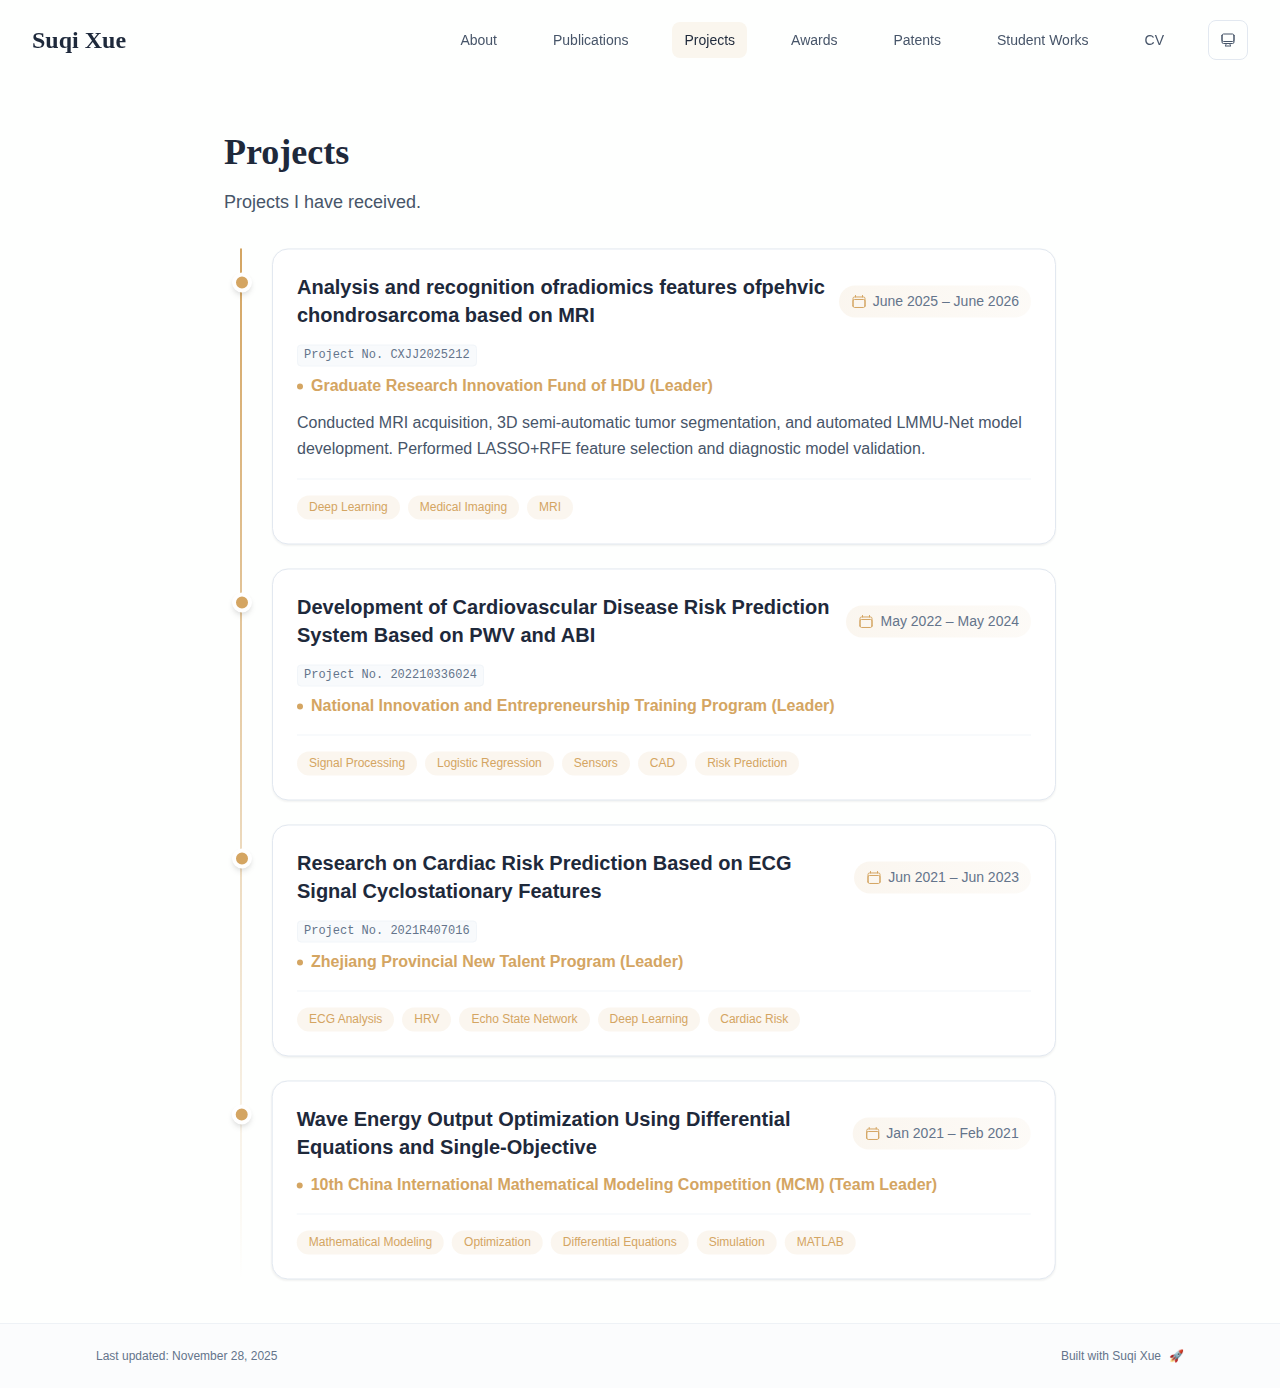
<file: projects/index.html>
<!DOCTYPE html><html lang="en" class="scroll-smooth"><head><meta charSet="utf-8"/><meta name="viewport" content="width=device-width, initial-scale=1"/><link rel="stylesheet" href="/_next/static/css/1ec15e7d79c2364d.css" data-precedence="next"/><link rel="preload" as="script" fetchPriority="low" href="/_next/static/chunks/webpack-af78f5c2c11af041.js"/><script src="/_next/static/chunks/4bd1b696-70b6d399998de86a.js" async=""></script><script src="/_next/static/chunks/684-5aaa8290a129f299.js" async=""></script><script src="/_next/static/chunks/main-app-953560221a83b934.js" async=""></script><script src="/_next/static/chunks/17-9c04c9413a9f9f1f.js" async=""></script><script src="/_next/static/chunks/874-6cc630662f3664af.js" async=""></script><script src="/_next/static/chunks/862-15038af301665bb3.js" async=""></script><script src="/_next/static/chunks/app/layout-0c4f9cbc9555432f.js" async=""></script><script src="/_next/static/chunks/818-8dcccc212efefca7.js" async=""></script><script src="/_next/static/chunks/748-160fbc21daea34cc.js" async=""></script><script src="/_next/static/chunks/app/%5Bslug%5D/page-16e40509df8cd167.js" async=""></script><link rel="icon" href="/favicon.svg" type="image/svg+xml"/><link rel="dns-prefetch" href="https://google-fonts.jialeliu.com"/><link rel="preconnect" href="https://google-fonts.jialeliu.com" crossorigin=""/><link rel="preload" as="style" href="https://google-fonts.jialeliu.com/css2?family=Inter:wght@300;400;500;600;700&amp;family=Crimson+Text:ital,wght@0,400;0,600;1,400&amp;display=swap"/><link rel="stylesheet" id="gfonts-css" href="https://google-fonts.jialeliu.com/css2?family=Inter:wght@300;400;500;600;700&amp;family=Crimson+Text:ital,wght@0,400;0,600;1,400&amp;display=swap" media="print"/><script>
              (function(){
                var l = document.getElementById('gfonts-css');
                if (!l) return;
                if (l.media !== 'all') {
                  l.addEventListener('load', function(){ try { l.media = 'all'; } catch(e){} });
                }
              })();
            </script><noscript><link rel="stylesheet" href="https://google-fonts.jialeliu.com/css2?family=Inter:wght@300;400;500;600;700&amp;family=Crimson+Text:ital,wght@0,400;0,600;1,400&amp;display=swap"/></noscript><script>
              try {
                const theme = localStorage.getItem('theme-storage');
                const parsed = theme ? JSON.parse(theme) : null;
                const setting = parsed?.state?.theme || 'system';
                const prefersDark = typeof window !== 'undefined' && window.matchMedia && window.matchMedia('(prefers-color-scheme: dark)').matches;
                const effective = setting === 'dark' ? 'dark' : (setting === 'light' ? 'light' : (prefersDark ? 'dark' : 'light'));
                var root = document.documentElement;
                root.classList.add(effective);
                root.setAttribute('data-theme', effective);
              } catch (e) {
                var root = document.documentElement;
                root.classList.add('light');
                root.setAttribute('data-theme', 'light');
              }
            </script><title>Projects | Suqi Xue</title><meta name="description" content="Projects I have received."/><meta name="author" content="Suqi Xue"/><meta name="keywords" content="Suqi Xue,PhD,Research,Hangzhou Dianzi University"/><meta name="creator" content="Suqi Xue"/><meta name="publisher" content="Suqi Xue"/><meta property="og:title" content="Suqi Xue"/><meta property="og:description" content="PhD student at the University of Hangzhou Dianzi University."/><meta property="og:site_name" content="Suqi Xue&#x27;s Academic Website"/><meta property="og:locale" content="en_US"/><meta property="og:type" content="website"/><meta name="twitter:card" content="summary"/><meta name="twitter:title" content="Suqi Xue"/><meta name="twitter:description" content="PhD student at the University of Hangzhou Dianzi University."/><link rel="icon" href="/favicon.svg"/><script>document.querySelectorAll('body link[rel="icon"], body link[rel="apple-touch-icon"]').forEach(el => document.head.appendChild(el))</script><script src="/_next/static/chunks/polyfills-42372ed130431b0a.js" noModule=""></script></head><body class="font-sans antialiased"><div style="visibility:hidden"><nav class="fixed top-0 left-0 right-0 z-50" data-headlessui-state=""><div class="transition-all duration-300 ease-out bg-transparent" style="transform:translateY(-100px)"><div class="max-w-7xl mx-auto px-4 sm:px-6 lg:px-8"><div class="flex justify-between items-center h-16 lg:h-20"><div class="flex-shrink-0" tabindex="0"><a class="text-xl lg:text-2xl font-serif font-semibold text-primary hover:text-accent transition-colors duration-200" href="/">Suqi Xue</a></div><div class="hidden lg:block"><div class="ml-10 flex items-center space-x-8"><div class="flex items-baseline space-x-8"><a class="relative px-3 py-2 text-sm font-medium transition-all duration-200 rounded hover:bg-accent/10 hover:shadow-sm text-neutral-600 hover:text-primary" href="/"><span class="relative z-10">About</span></a><a class="relative px-3 py-2 text-sm font-medium transition-all duration-200 rounded hover:bg-accent/10 hover:shadow-sm text-neutral-600 hover:text-primary" href="/publications/"><span class="relative z-10">Publications</span></a><a class="relative px-3 py-2 text-sm font-medium transition-all duration-200 rounded hover:bg-accent/10 hover:shadow-sm text-primary" href="/projects/"><span class="relative z-10">Projects</span><div class="absolute inset-0 bg-accent/10 rounded-lg"></div></a><a class="relative px-3 py-2 text-sm font-medium transition-all duration-200 rounded hover:bg-accent/10 hover:shadow-sm text-neutral-600 hover:text-primary" href="/awards/"><span class="relative z-10">Awards</span></a><a class="relative px-3 py-2 text-sm font-medium transition-all duration-200 rounded hover:bg-accent/10 hover:shadow-sm text-neutral-600 hover:text-primary" href="/patents/"><span class="relative z-10">Patents</span></a><a class="relative px-3 py-2 text-sm font-medium transition-all duration-200 rounded hover:bg-accent/10 hover:shadow-sm text-neutral-600 hover:text-primary" href="/studentworks/"><span class="relative z-10">Student Works</span></a><a class="relative px-3 py-2 text-sm font-medium transition-all duration-200 rounded hover:bg-accent/10 hover:shadow-sm text-neutral-600 hover:text-primary" href="/cv/"><span class="relative z-10">CV</span></a></div><div class="flex items-center justify-center w-10 h-10 rounded-lg border border-neutral-200 dark:border-[rgba(148,163,184,0.24)] bg-background dark:bg-neutral-800"><div class="w-4 h-4 rounded-full bg-neutral-300 animate-pulse"></div></div></div></div><div class="lg:hidden flex items-center space-x-2"><div class="flex items-center justify-center w-10 h-10 rounded-lg border border-neutral-200 dark:border-[rgba(148,163,184,0.24)] bg-background dark:bg-neutral-800"><div class="w-4 h-4 rounded-full bg-neutral-300 animate-pulse"></div></div><button class="inline-flex items-center justify-center p-2 rounded-md text-neutral-600 hover:text-primary hover:bg-neutral-100 dark:hover:bg-neutral-800 focus:outline-none focus:ring-2 focus:ring-inset focus:ring-accent transition-colors duration-200" id="headlessui-disclosure-button-«R5pdb»" type="button" aria-expanded="false" data-headlessui-state=""><span class="sr-only">Open main menu</span><div><svg xmlns="http://www.w3.org/2000/svg" fill="none" viewBox="0 0 24 24" stroke-width="1.5" stroke="currentColor" aria-hidden="true" data-slot="icon" class="block h-6 w-6"><path stroke-linecap="round" stroke-linejoin="round" d="M3.75 6.75h16.5M3.75 12h16.5m-16.5 5.25h16.5"></path></svg></div></button></div></div></div></div></nav><main class="min-h-screen pt-16 lg:pt-20"><div class="max-w-4xl mx-auto px-4 sm:px-6 lg:px-8 py-12"><div style="opacity:0;transform:translateY(20px)"><div class="mb-8"><h1 class="text-4xl font-serif font-bold text-primary mb-4">Projects</h1><p class="text-lg text-neutral-600 dark:text-neutral-500 max-w-2xl">Projects I have received.</p></div><div class="relative"><div class="absolute left-4 top-0 bottom-0 w-0.5 bg-gradient-to-b from-accent via-accent/50 to-transparent hidden md:block"></div><div class="space-y-6"><div class="relative md:pl-12" style="opacity:0;transform:translateX(-20px)"><div class="absolute left-2 top-6 w-5 h-5 rounded-full bg-accent border-4 border-white dark:border-neutral-900 shadow-md hidden md:block z-10"></div><div class="
                                    group bg-white dark:bg-neutral-900 
                                    p-6 
                                    rounded-2xl 
                                    shadow-sm hover:shadow-xl 
                                    border border-neutral-200 dark:border-neutral-800 
                                    hover:border-accent/30 dark:hover:border-accent/30
                                    transition-all duration-300 
                                    hover:-translate-y-1
                                "><div class="flex flex-col sm:flex-row sm:items-center sm:justify-between gap-2 mb-3"><h3 class="text-xl font-bold text-primary group-hover:text-accent transition-colors duration-200">Analysis and recognition ofradiomics features ofpehvic chondrosarcoma based on MRI</h3><div class="flex items-center gap-1.5 text-sm text-neutral-500 font-medium bg-gradient-to-r from-accent/10 to-accent/5 dark:from-accent/20 dark:to-accent/10 px-3 py-1.5 rounded-full shrink-0"><svg xmlns="http://www.w3.org/2000/svg" fill="none" viewBox="0 0 24 24" stroke-width="1.5" stroke="currentColor" aria-hidden="true" data-slot="icon" class="w-4 h-4 text-accent"><path stroke-linecap="round" stroke-linejoin="round" d="M6.75 3v2.25M17.25 3v2.25M3 18.75V7.5a2.25 2.25 0 0 1 2.25-2.25h13.5A2.25 2.25 0 0 1 21 7.5v11.25m-18 0A2.25 2.25 0 0 0 5.25 21h13.5A2.25 2.25 0 0 0 21 18.75m-18 0v-7.5A2.25 2.25 0 0 1 5.25 9h13.5A2.25 2.25 0 0 1 21 11.25v7.5"></path></svg><span>June 2025 – June 2026</span></div></div><p class="text-xs font-mono text-neutral-500 mb-2 bg-neutral-50 dark:bg-neutral-800/50 inline-block px-1.5 py-0.5 rounded border border-neutral-100 dark:border-neutral-800">Project No. CXJJ2025212</p><p class="text-base text-accent font-semibold mb-3 flex items-center gap-2"><span class="w-1.5 h-1.5 rounded-full bg-accent"></span>Graduate Research Innovation Fund of HDU (Leader)</p><p class="text-base text-neutral-600 dark:text-neutral-400 leading-relaxed">Conducted MRI acquisition, 3D semi-automatic tumor segmentation, and automated LMMU-Net model development. Performed LASSO+RFE feature selection and diagnostic model validation.</p><div class="flex flex-wrap gap-2 mt-4 pt-4 border-t border-neutral-100 dark:border-neutral-800"><span class="text-xs font-medium text-accent bg-accent/10 dark:bg-accent/20 px-3 py-1 rounded-full hover:bg-accent/20 dark:hover:bg-accent/30 transition-colors cursor-default">Deep Learning</span><span class="text-xs font-medium text-accent bg-accent/10 dark:bg-accent/20 px-3 py-1 rounded-full hover:bg-accent/20 dark:hover:bg-accent/30 transition-colors cursor-default">Medical Imaging</span><span class="text-xs font-medium text-accent bg-accent/10 dark:bg-accent/20 px-3 py-1 rounded-full hover:bg-accent/20 dark:hover:bg-accent/30 transition-colors cursor-default">MRI</span></div></div></div><div class="relative md:pl-12" style="opacity:0;transform:translateX(-20px)"><div class="absolute left-2 top-6 w-5 h-5 rounded-full bg-accent border-4 border-white dark:border-neutral-900 shadow-md hidden md:block z-10"></div><div class="
                                    group bg-white dark:bg-neutral-900 
                                    p-6 
                                    rounded-2xl 
                                    shadow-sm hover:shadow-xl 
                                    border border-neutral-200 dark:border-neutral-800 
                                    hover:border-accent/30 dark:hover:border-accent/30
                                    transition-all duration-300 
                                    hover:-translate-y-1
                                "><div class="flex flex-col sm:flex-row sm:items-center sm:justify-between gap-2 mb-3"><h3 class="text-xl font-bold text-primary group-hover:text-accent transition-colors duration-200">Development of Cardiovascular Disease Risk Prediction System Based on PWV and ABI</h3><div class="flex items-center gap-1.5 text-sm text-neutral-500 font-medium bg-gradient-to-r from-accent/10 to-accent/5 dark:from-accent/20 dark:to-accent/10 px-3 py-1.5 rounded-full shrink-0"><svg xmlns="http://www.w3.org/2000/svg" fill="none" viewBox="0 0 24 24" stroke-width="1.5" stroke="currentColor" aria-hidden="true" data-slot="icon" class="w-4 h-4 text-accent"><path stroke-linecap="round" stroke-linejoin="round" d="M6.75 3v2.25M17.25 3v2.25M3 18.75V7.5a2.25 2.25 0 0 1 2.25-2.25h13.5A2.25 2.25 0 0 1 21 7.5v11.25m-18 0A2.25 2.25 0 0 0 5.25 21h13.5A2.25 2.25 0 0 0 21 18.75m-18 0v-7.5A2.25 2.25 0 0 1 5.25 9h13.5A2.25 2.25 0 0 1 21 11.25v7.5"></path></svg><span>May 2022 – May 2024</span></div></div><p class="text-xs font-mono text-neutral-500 mb-2 bg-neutral-50 dark:bg-neutral-800/50 inline-block px-1.5 py-0.5 rounded border border-neutral-100 dark:border-neutral-800">Project No. 202210336024</p><p class="text-base text-accent font-semibold mb-3 flex items-center gap-2"><span class="w-1.5 h-1.5 rounded-full bg-accent"></span>National Innovation and Entrepreneurship Training Program (Leader)</p><div class="flex flex-wrap gap-2 mt-4 pt-4 border-t border-neutral-100 dark:border-neutral-800"><span class="text-xs font-medium text-accent bg-accent/10 dark:bg-accent/20 px-3 py-1 rounded-full hover:bg-accent/20 dark:hover:bg-accent/30 transition-colors cursor-default">Signal Processing</span><span class="text-xs font-medium text-accent bg-accent/10 dark:bg-accent/20 px-3 py-1 rounded-full hover:bg-accent/20 dark:hover:bg-accent/30 transition-colors cursor-default">Logistic Regression</span><span class="text-xs font-medium text-accent bg-accent/10 dark:bg-accent/20 px-3 py-1 rounded-full hover:bg-accent/20 dark:hover:bg-accent/30 transition-colors cursor-default">Sensors</span><span class="text-xs font-medium text-accent bg-accent/10 dark:bg-accent/20 px-3 py-1 rounded-full hover:bg-accent/20 dark:hover:bg-accent/30 transition-colors cursor-default">CAD</span><span class="text-xs font-medium text-accent bg-accent/10 dark:bg-accent/20 px-3 py-1 rounded-full hover:bg-accent/20 dark:hover:bg-accent/30 transition-colors cursor-default">Risk Prediction</span></div></div></div><div class="relative md:pl-12" style="opacity:0;transform:translateX(-20px)"><div class="absolute left-2 top-6 w-5 h-5 rounded-full bg-accent border-4 border-white dark:border-neutral-900 shadow-md hidden md:block z-10"></div><div class="
                                    group bg-white dark:bg-neutral-900 
                                    p-6 
                                    rounded-2xl 
                                    shadow-sm hover:shadow-xl 
                                    border border-neutral-200 dark:border-neutral-800 
                                    hover:border-accent/30 dark:hover:border-accent/30
                                    transition-all duration-300 
                                    hover:-translate-y-1
                                "><div class="flex flex-col sm:flex-row sm:items-center sm:justify-between gap-2 mb-3"><h3 class="text-xl font-bold text-primary group-hover:text-accent transition-colors duration-200">Research on Cardiac Risk Prediction Based on ECG Signal Cyclostationary Features</h3><div class="flex items-center gap-1.5 text-sm text-neutral-500 font-medium bg-gradient-to-r from-accent/10 to-accent/5 dark:from-accent/20 dark:to-accent/10 px-3 py-1.5 rounded-full shrink-0"><svg xmlns="http://www.w3.org/2000/svg" fill="none" viewBox="0 0 24 24" stroke-width="1.5" stroke="currentColor" aria-hidden="true" data-slot="icon" class="w-4 h-4 text-accent"><path stroke-linecap="round" stroke-linejoin="round" d="M6.75 3v2.25M17.25 3v2.25M3 18.75V7.5a2.25 2.25 0 0 1 2.25-2.25h13.5A2.25 2.25 0 0 1 21 7.5v11.25m-18 0A2.25 2.25 0 0 0 5.25 21h13.5A2.25 2.25 0 0 0 21 18.75m-18 0v-7.5A2.25 2.25 0 0 1 5.25 9h13.5A2.25 2.25 0 0 1 21 11.25v7.5"></path></svg><span>Jun 2021 – Jun 2023</span></div></div><p class="text-xs font-mono text-neutral-500 mb-2 bg-neutral-50 dark:bg-neutral-800/50 inline-block px-1.5 py-0.5 rounded border border-neutral-100 dark:border-neutral-800">Project No. 2021R407016</p><p class="text-base text-accent font-semibold mb-3 flex items-center gap-2"><span class="w-1.5 h-1.5 rounded-full bg-accent"></span>Zhejiang Provincial New Talent Program (Leader)</p><div class="flex flex-wrap gap-2 mt-4 pt-4 border-t border-neutral-100 dark:border-neutral-800"><span class="text-xs font-medium text-accent bg-accent/10 dark:bg-accent/20 px-3 py-1 rounded-full hover:bg-accent/20 dark:hover:bg-accent/30 transition-colors cursor-default">ECG Analysis</span><span class="text-xs font-medium text-accent bg-accent/10 dark:bg-accent/20 px-3 py-1 rounded-full hover:bg-accent/20 dark:hover:bg-accent/30 transition-colors cursor-default">HRV</span><span class="text-xs font-medium text-accent bg-accent/10 dark:bg-accent/20 px-3 py-1 rounded-full hover:bg-accent/20 dark:hover:bg-accent/30 transition-colors cursor-default">Echo State Network</span><span class="text-xs font-medium text-accent bg-accent/10 dark:bg-accent/20 px-3 py-1 rounded-full hover:bg-accent/20 dark:hover:bg-accent/30 transition-colors cursor-default">Deep Learning</span><span class="text-xs font-medium text-accent bg-accent/10 dark:bg-accent/20 px-3 py-1 rounded-full hover:bg-accent/20 dark:hover:bg-accent/30 transition-colors cursor-default">Cardiac Risk</span></div></div></div><div class="relative md:pl-12" style="opacity:0;transform:translateX(-20px)"><div class="absolute left-2 top-6 w-5 h-5 rounded-full bg-accent border-4 border-white dark:border-neutral-900 shadow-md hidden md:block z-10"></div><div class="
                                    group bg-white dark:bg-neutral-900 
                                    p-6 
                                    rounded-2xl 
                                    shadow-sm hover:shadow-xl 
                                    border border-neutral-200 dark:border-neutral-800 
                                    hover:border-accent/30 dark:hover:border-accent/30
                                    transition-all duration-300 
                                    hover:-translate-y-1
                                "><div class="flex flex-col sm:flex-row sm:items-center sm:justify-between gap-2 mb-3"><h3 class="text-xl font-bold text-primary group-hover:text-accent transition-colors duration-200">Wave Energy Output Optimization Using Differential Equations and Single-Objective</h3><div class="flex items-center gap-1.5 text-sm text-neutral-500 font-medium bg-gradient-to-r from-accent/10 to-accent/5 dark:from-accent/20 dark:to-accent/10 px-3 py-1.5 rounded-full shrink-0"><svg xmlns="http://www.w3.org/2000/svg" fill="none" viewBox="0 0 24 24" stroke-width="1.5" stroke="currentColor" aria-hidden="true" data-slot="icon" class="w-4 h-4 text-accent"><path stroke-linecap="round" stroke-linejoin="round" d="M6.75 3v2.25M17.25 3v2.25M3 18.75V7.5a2.25 2.25 0 0 1 2.25-2.25h13.5A2.25 2.25 0 0 1 21 7.5v11.25m-18 0A2.25 2.25 0 0 0 5.25 21h13.5A2.25 2.25 0 0 0 21 18.75m-18 0v-7.5A2.25 2.25 0 0 1 5.25 9h13.5A2.25 2.25 0 0 1 21 11.25v7.5"></path></svg><span>Jan 2021 – Feb 2021</span></div></div><p class="text-base text-accent font-semibold mb-3 flex items-center gap-2"><span class="w-1.5 h-1.5 rounded-full bg-accent"></span>10th China International Mathematical Modeling Competition (MCM) (Team Leader)</p><div class="flex flex-wrap gap-2 mt-4 pt-4 border-t border-neutral-100 dark:border-neutral-800"><span class="text-xs font-medium text-accent bg-accent/10 dark:bg-accent/20 px-3 py-1 rounded-full hover:bg-accent/20 dark:hover:bg-accent/30 transition-colors cursor-default">Mathematical Modeling</span><span class="text-xs font-medium text-accent bg-accent/10 dark:bg-accent/20 px-3 py-1 rounded-full hover:bg-accent/20 dark:hover:bg-accent/30 transition-colors cursor-default">Optimization</span><span class="text-xs font-medium text-accent bg-accent/10 dark:bg-accent/20 px-3 py-1 rounded-full hover:bg-accent/20 dark:hover:bg-accent/30 transition-colors cursor-default">Differential Equations</span><span class="text-xs font-medium text-accent bg-accent/10 dark:bg-accent/20 px-3 py-1 rounded-full hover:bg-accent/20 dark:hover:bg-accent/30 transition-colors cursor-default">Simulation</span><span class="text-xs font-medium text-accent bg-accent/10 dark:bg-accent/20 px-3 py-1 rounded-full hover:bg-accent/20 dark:hover:bg-accent/30 transition-colors cursor-default">MATLAB</span></div></div></div></div></div></div></div><!--$--><!--/$--><!--$--><!--/$--></main><footer class="border-t border-neutral-200/50 bg-neutral-50/50 dark:bg-neutral-900/50 dark:border-neutral-700/50"><div class="max-w-6xl mx-auto px-4 sm:px-6 lg:px-8 py-6"><div class="flex flex-col sm:flex-row justify-between items-center gap-2"><p class="text-xs text-neutral-500">Last updated: <!-- -->November 28, 2025</p><p class="text-xs text-neutral-500 flex items-center"><a href="https://github.com/suqixue/suqixue.github.io" target="_blank" rel="noopener noreferrer">Built with Suqi Xue</a><span class="ml-2">🚀</span></p></div></div></footer></div><script src="/_next/static/chunks/webpack-af78f5c2c11af041.js" async=""></script><script>(self.__next_f=self.__next_f||[]).push([0])</script><script>self.__next_f.push([1,"1:\"$Sreact.fragment\"\n2:I[3719,[\"17\",\"static/chunks/17-9c04c9413a9f9f1f.js\",\"874\",\"static/chunks/874-6cc630662f3664af.js\",\"862\",\"static/chunks/862-15038af301665bb3.js\",\"177\",\"static/chunks/app/layout-0c4f9cbc9555432f.js\"],\"ThemeProvider\"]\n3:I[768,[\"17\",\"static/chunks/17-9c04c9413a9f9f1f.js\",\"874\",\"static/chunks/874-6cc630662f3664af.js\",\"862\",\"static/chunks/862-15038af301665bb3.js\",\"177\",\"static/chunks/app/layout-0c4f9cbc9555432f.js\"],\"default\"]\n4:I[7555,[],\"\"]\n5:I[1295,[],\"\"]\n6:I[2548,[\"17\",\"static/chunks/17-9c04c9413a9f9f1f.js\",\"874\",\"static/chunks/874-6cc630662f3664af.js\",\"862\",\"static/chunks/862-15038af301665bb3.js\",\"177\",\"static/chunks/app/layout-0c4f9cbc9555432f.js\"],\"default\"]\n8:I[9665,[],\"MetadataBoundary\"]\na:I[9665,[],\"OutletBoundary\"]\nd:I[4911,[],\"AsyncMetadataOutlet\"]\nf:I[9665,[],\"ViewportBoundary\"]\n11:I[6614,[],\"\"]\n:HL[\"/_next/static/css/1ec15e7d79c2364d.css\",\"style\"]\n"])</script><script>self.__next_f.push([1,"0:{\"P\":null,\"b\":\"O___JVDkGAn7Ov-HGnNei\",\"p\":\"\",\"c\":[\"\",\"projects\",\"\"],\"i\":false,\"f\":[[[\"\",{\"children\":[[\"slug\",\"projects\",\"d\"],{\"children\":[\"__PAGE__\",{}]}]},\"$undefined\",\"$undefined\",true],[\"\",[\"$\",\"$1\",\"c\",{\"children\":[[[\"$\",\"link\",\"0\",{\"rel\":\"stylesheet\",\"href\":\"/_next/static/css/1ec15e7d79c2364d.css\",\"precedence\":\"next\",\"crossOrigin\":\"$undefined\",\"nonce\":\"$undefined\"}]],[\"$\",\"html\",null,{\"lang\":\"en\",\"className\":\"scroll-smooth\",\"suppressHydrationWarning\":true,\"children\":[[\"$\",\"head\",null,{\"children\":[[\"$\",\"link\",null,{\"rel\":\"icon\",\"href\":\"/favicon.svg\",\"type\":\"image/svg+xml\"}],[\"$\",\"link\",null,{\"rel\":\"dns-prefetch\",\"href\":\"https://google-fonts.jialeliu.com\"}],[\"$\",\"link\",null,{\"rel\":\"preconnect\",\"href\":\"https://google-fonts.jialeliu.com\",\"crossOrigin\":\"\"}],[\"$\",\"link\",null,{\"rel\":\"preload\",\"as\":\"style\",\"href\":\"https://google-fonts.jialeliu.com/css2?family=Inter:wght@300;400;500;600;700\u0026family=Crimson+Text:ital,wght@0,400;0,600;1,400\u0026display=swap\"}],[\"$\",\"link\",null,{\"rel\":\"stylesheet\",\"id\":\"gfonts-css\",\"href\":\"https://google-fonts.jialeliu.com/css2?family=Inter:wght@300;400;500;600;700\u0026family=Crimson+Text:ital,wght@0,400;0,600;1,400\u0026display=swap\",\"media\":\"print\"}],[\"$\",\"script\",null,{\"dangerouslySetInnerHTML\":{\"__html\":\"\\n              (function(){\\n                var l = document.getElementById('gfonts-css');\\n                if (!l) return;\\n                if (l.media !== 'all') {\\n                  l.addEventListener('load', function(){ try { l.media = 'all'; } catch(e){} });\\n                }\\n              })();\\n            \"}}],[\"$\",\"noscript\",null,{\"children\":[\"$\",\"link\",null,{\"rel\":\"stylesheet\",\"href\":\"https://google-fonts.jialeliu.com/css2?family=Inter:wght@300;400;500;600;700\u0026family=Crimson+Text:ital,wght@0,400;0,600;1,400\u0026display=swap\"}]}],[\"$\",\"script\",null,{\"dangerouslySetInnerHTML\":{\"__html\":\"\\n              try {\\n                const theme = localStorage.getItem('theme-storage');\\n                const parsed = theme ? JSON.parse(theme) : null;\\n                const setting = parsed?.state?.theme || 'system';\\n                const prefersDark = typeof window !== 'undefined' \u0026\u0026 window.matchMedia \u0026\u0026 window.matchMedia('(prefers-color-scheme: dark)').matches;\\n                const effective = setting === 'dark' ? 'dark' : (setting === 'light' ? 'light' : (prefersDark ? 'dark' : 'light'));\\n                var root = document.documentElement;\\n                root.classList.add(effective);\\n                root.setAttribute('data-theme', effective);\\n              } catch (e) {\\n                var root = document.documentElement;\\n                root.classList.add('light');\\n                root.setAttribute('data-theme', 'light');\\n              }\\n            \"}}]]}],[\"$\",\"body\",null,{\"className\":\"font-sans antialiased\",\"children\":[\"$\",\"$L2\",null,{\"children\":[[\"$\",\"$L3\",null,{\"items\":[{\"title\":\"About\",\"type\":\"page\",\"target\":\"about\",\"href\":\"/\"},{\"title\":\"Publications\",\"type\":\"page\",\"target\":\"publications\",\"href\":\"/publications\"},{\"title\":\"Projects\",\"type\":\"page\",\"target\":\"projects\",\"href\":\"/projects\"},{\"title\":\"Awards\",\"type\":\"page\",\"target\":\"awards\",\"href\":\"/awards\"},{\"title\":\"Patents\",\"type\":\"page\",\"target\":\"patents\",\"href\":\"/patents\"},{\"title\":\"Student Works\",\"type\":\"page\",\"target\":\"studentworks\",\"href\":\"/studentworks\"},{\"title\":\"CV\",\"type\":\"page\",\"target\":\"cv\",\"href\":\"/cv\"}],\"siteTitle\":\"Suqi Xue\",\"enableOnePageMode\":false}],[\"$\",\"main\",null,{\"className\":\"min-h-screen pt-16 lg:pt-20\",\"children\":[\"$\",\"$L4\",null,{\"parallelRouterKey\":\"children\",\"error\":\"$undefined\",\"errorStyles\":\"$undefined\",\"errorScripts\":\"$undefined\",\"template\":[\"$\",\"$L5\",null,{}],\"templateStyles\":\"$undefined\",\"templateScripts\":\"$undefined\",\"notFound\":[[[\"$\",\"title\",null,{\"children\":\"404: This page could not be found.\"}],[\"$\",\"div\",null,{\"style\":{\"fontFamily\":\"system-ui,\\\"Segoe UI\\\",Roboto,Helvetica,Arial,sans-serif,\\\"Apple Color Emoji\\\",\\\"Segoe UI Emoji\\\"\",\"height\":\"100vh\",\"textAlign\":\"center\",\"display\":\"flex\",\"flexDirection\":\"column\",\"alignItems\":\"center\",\"justifyContent\":\"center\"},\"children\":[\"$\",\"div\",null,{\"children\":[[\"$\",\"style\",null,{\"dangerouslySetInnerHTML\":{\"__html\":\"body{color:#000;background:#fff;margin:0}.next-error-h1{border-right:1px solid rgba(0,0,0,.3)}@media (prefers-color-scheme:dark){body{color:#fff;background:#000}.next-error-h1{border-right:1px solid rgba(255,255,255,.3)}}\"}}],[\"$\",\"h1\",null,{\"className\":\"next-error-h1\",\"style\":{\"display\":\"inline-block\",\"margin\":\"0 20px 0 0\",\"padding\":\"0 23px 0 0\",\"fontSize\":24,\"fontWeight\":500,\"verticalAlign\":\"top\",\"lineHeight\":\"49px\"},\"children\":404}],[\"$\",\"div\",null,{\"style\":{\"display\":\"inline-block\"},\"children\":[\"$\",\"h2\",null,{\"style\":{\"fontSize\":14,\"fontWeight\":400,\"lineHeight\":\"49px\",\"margin\":0},\"children\":\"This page could not be found.\"}]}]]}]}]],[]],\"forbidden\":\"$undefined\",\"unauthorized\":\"$undefined\"}]}],[\"$\",\"$L6\",null,{\"lastUpdated\":\"November 28, 2025\"}]]}]}]]}]]}],{\"children\":[[\"slug\",\"projects\",\"d\"],[\"$\",\"$1\",\"c\",{\"children\":[null,[\"$\",\"$L4\",null,{\"parallelRouterKey\":\"children\",\"error\":\"$undefined\",\"errorStyles\":\"$undefined\",\"errorScripts\":\"$undefined\",\"template\":[\"$\",\"$L5\",null,{}],\"templateStyles\":\"$undefined\",\"templateScripts\":\"$undefined\",\"notFound\":\"$undefined\",\"forbidden\":\"$undefined\",\"unauthorized\":\"$undefined\"}]]}],{\"children\":[\"__PAGE__\",[\"$\",\"$1\",\"c\",{\"children\":[\"$L7\",[\"$\",\"$L8\",null,{\"children\":\"$L9\"}],null,[\"$\",\"$La\",null,{\"children\":[\"$Lb\",\"$Lc\",[\"$\",\"$Ld\",null,{\"promise\":\"$@e\"}]]}]]}],{},null,false]},null,false]},null,false],[\"$\",\"$1\",\"h\",{\"children\":[null,[\"$\",\"$1\",\"zbzO8R1gzwEkKNBMNQpkQ\",{\"children\":[[\"$\",\"$Lf\",null,{\"children\":\"$L10\"}],null]}],null]}],false]],\"m\":\"$undefined\",\"G\":[\"$11\",\"$undefined\"],\"s\":false,\"S\":true}\n"])</script><script>self.__next_f.push([1,"12:\"$Sreact.suspense\"\n13:I[4911,[],\"AsyncMetadata\"]\n15:I[3684,[\"17\",\"static/chunks/17-9c04c9413a9f9f1f.js\",\"818\",\"static/chunks/818-8dcccc212efefca7.js\",\"748\",\"static/chunks/748-160fbc21daea34cc.js\",\"182\",\"static/chunks/app/%5Bslug%5D/page-16e40509df8cd167.js\"],\"default\"]\n9:[\"$\",\"$12\",null,{\"fallback\":null,\"children\":[\"$\",\"$L13\",null,{\"promise\":\"$@14\"}]}]\n"])</script><script>self.__next_f.push([1,"7:[\"$\",\"div\",null,{\"className\":\"max-w-4xl mx-auto px-4 sm:px-6 lg:px-8 py-12\",\"children\":[false,false,[\"$\",\"$L15\",null,{\"config\":{\"type\":\"card\",\"title\":\"Projects\",\"description\":\"Projects I have received.\",\"items\":[{\"title\":\"Analysis and recognition ofradiomics features ofpehvic chondrosarcoma based on MRI\",\"project_no\":\"Project No. CXJJ2025212\",\"subtitle\":\"Graduate Research Innovation Fund of HDU (Leader)\",\"date\":\"June 2025 – June 2026\",\"content\":\"Conducted MRI acquisition, 3D semi-automatic tumor segmentation, and automated LMMU-Net model development. Performed LASSO+RFE feature selection and diagnostic model validation.\",\"tags\":[\"Deep Learning\",\"Medical Imaging\",\"MRI\"]},{\"title\":\"Development of Cardiovascular Disease Risk Prediction System Based on PWV and ABI\",\"project_no\":\"Project No. 202210336024\",\"subtitle\":\"National Innovation and Entrepreneurship Training Program (Leader)\",\"date\":\"May 2022 – May 2024\",\"description\":\"Collected and analyzed pulse wave velocity (PWV) and ankle–brachial index (ABI) to predict cardiovascular disease Srisk, refining algorithms for precision and deploying portable, cost-effective sensors. Extracted PWV/ABI features; built and validated a logistic-regression model; designed sensor schematics in CAD; authored reports and presentations; managed task allocation; and led the project defense.\",\"tags\":[\"Signal Processing\",\"Logistic Regression\",\"Sensors\",\"CAD\",\"Risk Prediction\"]},{\"title\":\"Research on Cardiac Risk Prediction Based on ECG Signal Cyclostationary Features\",\"project_no\":\"Project No. 2021R407016\",\"subtitle\":\"Zhejiang Provincial New Talent Program (Leader)\",\"date\":\"Jun 2021 – Jun 2023\",\"description\":\"Analyzed differential heart rate variability (HRV) metrics—non-invasive indicators of cardiac autonomic activity—to develop methods for predicting sudden cardiac death (SCD). Extracted stationary HRV features; designed and optimized an echo state network for SCD prediction; authored technical reports and presentations; and led the project defense.\",\"tags\":[\"ECG Analysis\",\"HRV\",\"Echo State Network\",\"Deep Learning\",\"Cardiac Risk\"]},{\"title\":\"Wave Energy Output Optimization Using Differential Equations and Single-Objective\",\"subtitle\":\"10th China International Mathematical Modeling Competition (MCM) (Team Leader)\",\"date\":\"Jan 2021 – Feb 2021\",\"description\":\"Developed dynamic models and optimization methods for wave-energy extraction, implemented Runge–Kutta-based simulations, contributed to algorithm coding and paper translation, and helped the project win Finalist Award (top 2%).\",\"tags\":[\"Mathematical Modeling\",\"Optimization\",\"Differential Equations\",\"Simulation\",\"MATLAB\"]}]}}]]}]\n"])</script><script>self.__next_f.push([1,"c:null\n"])</script><script>self.__next_f.push([1,"10:[[\"$\",\"meta\",\"0\",{\"charSet\":\"utf-8\"}],[\"$\",\"meta\",\"1\",{\"name\":\"viewport\",\"content\":\"width=device-width, initial-scale=1\"}]]\nb:null\n"])</script><script>self.__next_f.push([1,"14:{\"metadata\":[[\"$\",\"title\",\"0\",{\"children\":\"Projects | Suqi Xue\"}],[\"$\",\"meta\",\"1\",{\"name\":\"description\",\"content\":\"Projects I have received.\"}],[\"$\",\"meta\",\"2\",{\"name\":\"author\",\"content\":\"Suqi Xue\"}],[\"$\",\"meta\",\"3\",{\"name\":\"keywords\",\"content\":\"Suqi Xue,PhD,Research,Hangzhou Dianzi University\"}],[\"$\",\"meta\",\"4\",{\"name\":\"creator\",\"content\":\"Suqi Xue\"}],[\"$\",\"meta\",\"5\",{\"name\":\"publisher\",\"content\":\"Suqi Xue\"}],[\"$\",\"meta\",\"6\",{\"property\":\"og:title\",\"content\":\"Suqi Xue\"}],[\"$\",\"meta\",\"7\",{\"property\":\"og:description\",\"content\":\"PhD student at the University of Hangzhou Dianzi University.\"}],[\"$\",\"meta\",\"8\",{\"property\":\"og:site_name\",\"content\":\"Suqi Xue's Academic Website\"}],[\"$\",\"meta\",\"9\",{\"property\":\"og:locale\",\"content\":\"en_US\"}],[\"$\",\"meta\",\"10\",{\"property\":\"og:type\",\"content\":\"website\"}],[\"$\",\"meta\",\"11\",{\"name\":\"twitter:card\",\"content\":\"summary\"}],[\"$\",\"meta\",\"12\",{\"name\":\"twitter:title\",\"content\":\"Suqi Xue\"}],[\"$\",\"meta\",\"13\",{\"name\":\"twitter:description\",\"content\":\"PhD student at the University of Hangzhou Dianzi University.\"}],[\"$\",\"link\",\"14\",{\"rel\":\"icon\",\"href\":\"/favicon.svg\"}]],\"error\":null,\"digest\":\"$undefined\"}\ne:{\"metadata\":\"$14:metadata\",\"error\":null,\"digest\":\"$undefined\"}\n"])</script></body></html>
</file>
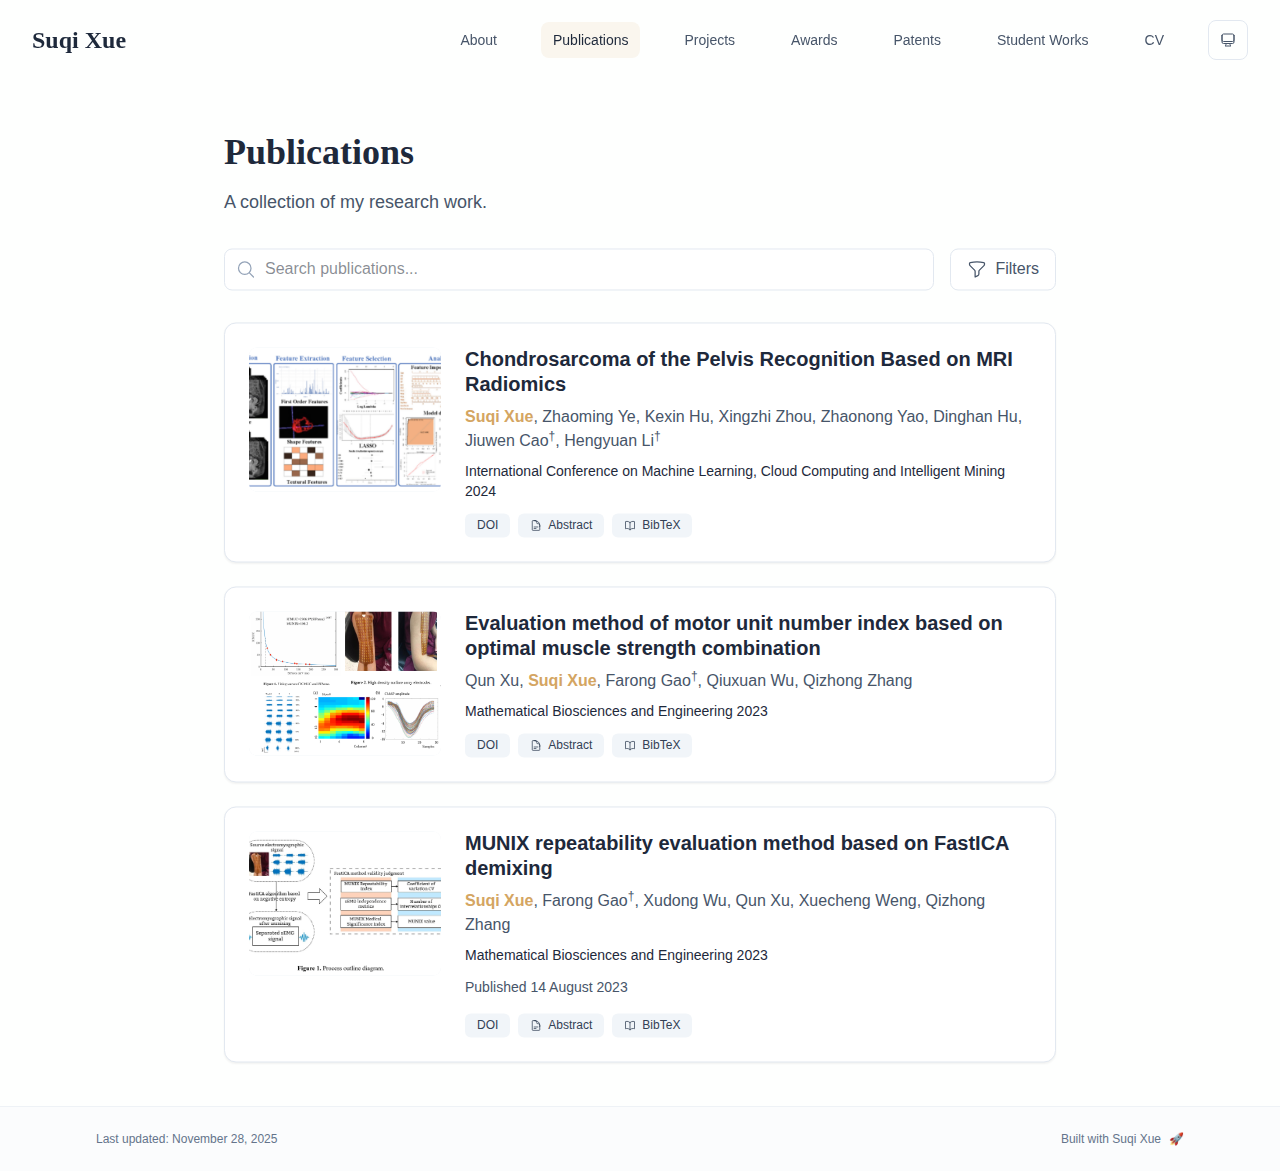
<file: publications/index.html>
<!DOCTYPE html><html lang="en" class="scroll-smooth"><head><meta charSet="utf-8"/><meta name="viewport" content="width=device-width, initial-scale=1"/><link rel="stylesheet" href="/_next/static/css/1ec15e7d79c2364d.css" data-precedence="next"/><link rel="preload" as="script" fetchPriority="low" href="/_next/static/chunks/webpack-af78f5c2c11af041.js"/><script src="/_next/static/chunks/4bd1b696-70b6d399998de86a.js" async=""></script><script src="/_next/static/chunks/684-5aaa8290a129f299.js" async=""></script><script src="/_next/static/chunks/main-app-953560221a83b934.js" async=""></script><script src="/_next/static/chunks/17-9c04c9413a9f9f1f.js" async=""></script><script src="/_next/static/chunks/874-6cc630662f3664af.js" async=""></script><script src="/_next/static/chunks/862-15038af301665bb3.js" async=""></script><script src="/_next/static/chunks/app/layout-0c4f9cbc9555432f.js" async=""></script><script src="/_next/static/chunks/818-8dcccc212efefca7.js" async=""></script><script src="/_next/static/chunks/748-160fbc21daea34cc.js" async=""></script><script src="/_next/static/chunks/app/%5Bslug%5D/page-16e40509df8cd167.js" async=""></script><link rel="icon" href="/favicon.svg" type="image/svg+xml"/><link rel="dns-prefetch" href="https://google-fonts.jialeliu.com"/><link rel="preconnect" href="https://google-fonts.jialeliu.com" crossorigin=""/><link rel="preload" as="style" href="https://google-fonts.jialeliu.com/css2?family=Inter:wght@300;400;500;600;700&amp;family=Crimson+Text:ital,wght@0,400;0,600;1,400&amp;display=swap"/><link rel="stylesheet" id="gfonts-css" href="https://google-fonts.jialeliu.com/css2?family=Inter:wght@300;400;500;600;700&amp;family=Crimson+Text:ital,wght@0,400;0,600;1,400&amp;display=swap" media="print"/><script>
              (function(){
                var l = document.getElementById('gfonts-css');
                if (!l) return;
                if (l.media !== 'all') {
                  l.addEventListener('load', function(){ try { l.media = 'all'; } catch(e){} });
                }
              })();
            </script><noscript><link rel="stylesheet" href="https://google-fonts.jialeliu.com/css2?family=Inter:wght@300;400;500;600;700&amp;family=Crimson+Text:ital,wght@0,400;0,600;1,400&amp;display=swap"/></noscript><script>
              try {
                const theme = localStorage.getItem('theme-storage');
                const parsed = theme ? JSON.parse(theme) : null;
                const setting = parsed?.state?.theme || 'system';
                const prefersDark = typeof window !== 'undefined' && window.matchMedia && window.matchMedia('(prefers-color-scheme: dark)').matches;
                const effective = setting === 'dark' ? 'dark' : (setting === 'light' ? 'light' : (prefersDark ? 'dark' : 'light'));
                var root = document.documentElement;
                root.classList.add(effective);
                root.setAttribute('data-theme', effective);
              } catch (e) {
                var root = document.documentElement;
                root.classList.add('light');
                root.setAttribute('data-theme', 'light');
              }
            </script><title>Publications | Suqi Xue</title><meta name="description" content="A collection of my research work."/><meta name="author" content="Suqi Xue"/><meta name="keywords" content="Suqi Xue,PhD,Research,Hangzhou Dianzi University"/><meta name="creator" content="Suqi Xue"/><meta name="publisher" content="Suqi Xue"/><meta property="og:title" content="Suqi Xue"/><meta property="og:description" content="PhD student at the University of Hangzhou Dianzi University."/><meta property="og:site_name" content="Suqi Xue&#x27;s Academic Website"/><meta property="og:locale" content="en_US"/><meta property="og:type" content="website"/><meta name="twitter:card" content="summary"/><meta name="twitter:title" content="Suqi Xue"/><meta name="twitter:description" content="PhD student at the University of Hangzhou Dianzi University."/><link rel="icon" href="/favicon.svg"/><script>document.querySelectorAll('body link[rel="icon"], body link[rel="apple-touch-icon"]').forEach(el => document.head.appendChild(el))</script><script src="/_next/static/chunks/polyfills-42372ed130431b0a.js" noModule=""></script></head><body class="font-sans antialiased"><div style="visibility:hidden"><nav class="fixed top-0 left-0 right-0 z-50" data-headlessui-state=""><div class="transition-all duration-300 ease-out bg-transparent" style="transform:translateY(-100px)"><div class="max-w-7xl mx-auto px-4 sm:px-6 lg:px-8"><div class="flex justify-between items-center h-16 lg:h-20"><div class="flex-shrink-0" tabindex="0"><a class="text-xl lg:text-2xl font-serif font-semibold text-primary hover:text-accent transition-colors duration-200" href="/">Suqi Xue</a></div><div class="hidden lg:block"><div class="ml-10 flex items-center space-x-8"><div class="flex items-baseline space-x-8"><a class="relative px-3 py-2 text-sm font-medium transition-all duration-200 rounded hover:bg-accent/10 hover:shadow-sm text-neutral-600 hover:text-primary" href="/"><span class="relative z-10">About</span></a><a class="relative px-3 py-2 text-sm font-medium transition-all duration-200 rounded hover:bg-accent/10 hover:shadow-sm text-primary" href="/publications/"><span class="relative z-10">Publications</span><div class="absolute inset-0 bg-accent/10 rounded-lg"></div></a><a class="relative px-3 py-2 text-sm font-medium transition-all duration-200 rounded hover:bg-accent/10 hover:shadow-sm text-neutral-600 hover:text-primary" href="/projects/"><span class="relative z-10">Projects</span></a><a class="relative px-3 py-2 text-sm font-medium transition-all duration-200 rounded hover:bg-accent/10 hover:shadow-sm text-neutral-600 hover:text-primary" href="/awards/"><span class="relative z-10">Awards</span></a><a class="relative px-3 py-2 text-sm font-medium transition-all duration-200 rounded hover:bg-accent/10 hover:shadow-sm text-neutral-600 hover:text-primary" href="/patents/"><span class="relative z-10">Patents</span></a><a class="relative px-3 py-2 text-sm font-medium transition-all duration-200 rounded hover:bg-accent/10 hover:shadow-sm text-neutral-600 hover:text-primary" href="/studentworks/"><span class="relative z-10">Student Works</span></a><a class="relative px-3 py-2 text-sm font-medium transition-all duration-200 rounded hover:bg-accent/10 hover:shadow-sm text-neutral-600 hover:text-primary" href="/cv/"><span class="relative z-10">CV</span></a></div><div class="flex items-center justify-center w-10 h-10 rounded-lg border border-neutral-200 dark:border-[rgba(148,163,184,0.24)] bg-background dark:bg-neutral-800"><div class="w-4 h-4 rounded-full bg-neutral-300 animate-pulse"></div></div></div></div><div class="lg:hidden flex items-center space-x-2"><div class="flex items-center justify-center w-10 h-10 rounded-lg border border-neutral-200 dark:border-[rgba(148,163,184,0.24)] bg-background dark:bg-neutral-800"><div class="w-4 h-4 rounded-full bg-neutral-300 animate-pulse"></div></div><button class="inline-flex items-center justify-center p-2 rounded-md text-neutral-600 hover:text-primary hover:bg-neutral-100 dark:hover:bg-neutral-800 focus:outline-none focus:ring-2 focus:ring-inset focus:ring-accent transition-colors duration-200" id="headlessui-disclosure-button-«R5pdb»" type="button" aria-expanded="false" data-headlessui-state=""><span class="sr-only">Open main menu</span><div><svg xmlns="http://www.w3.org/2000/svg" fill="none" viewBox="0 0 24 24" stroke-width="1.5" stroke="currentColor" aria-hidden="true" data-slot="icon" class="block h-6 w-6"><path stroke-linecap="round" stroke-linejoin="round" d="M3.75 6.75h16.5M3.75 12h16.5m-16.5 5.25h16.5"></path></svg></div></button></div></div></div></div></nav><main class="min-h-screen pt-16 lg:pt-20"><div class="max-w-4xl mx-auto px-4 sm:px-6 lg:px-8 py-12"><div style="opacity:0;transform:translateY(20px)"><div class="mb-8"><h1 class="text-4xl font-serif font-bold text-primary mb-4">Publications</h1><p class="text-lg text-neutral-600 dark:text-neutral-500 max-w-2xl">A collection of my research work.</p></div><div class="mb-8 space-y-4"><div class="flex flex-col sm:flex-row gap-4"><div class="relative flex-grow"><svg xmlns="http://www.w3.org/2000/svg" fill="none" viewBox="0 0 24 24" stroke-width="1.5" stroke="currentColor" aria-hidden="true" data-slot="icon" class="absolute left-3 top-1/2 transform -translate-y-1/2 h-5 w-5 text-neutral-400"><path stroke-linecap="round" stroke-linejoin="round" d="m21 21-5.197-5.197m0 0A7.5 7.5 0 1 0 5.196 5.196a7.5 7.5 0 0 0 10.607 10.607Z"></path></svg><input type="text" placeholder="Search publications..." class="w-full pl-10 pr-4 py-2 rounded-lg border border-neutral-200 dark:border-neutral-800 bg-white dark:bg-neutral-900 focus:ring-2 focus:ring-accent focus:border-transparent transition-all duration-200" value=""/></div><button class="flex items-center justify-center px-4 py-2 rounded-lg border transition-all duration-200 bg-white dark:bg-neutral-900 border-neutral-200 dark:border-neutral-800 text-neutral-600 hover:border-accent hover:text-accent"><svg xmlns="http://www.w3.org/2000/svg" fill="none" viewBox="0 0 24 24" stroke-width="1.5" stroke="currentColor" aria-hidden="true" data-slot="icon" class="h-5 w-5 mr-2"><path stroke-linecap="round" stroke-linejoin="round" d="M12 3c2.755 0 5.455.232 8.083.678.533.09.917.556.917 1.096v1.044a2.25 2.25 0 0 1-.659 1.591l-5.432 5.432a2.25 2.25 0 0 0-.659 1.591v2.927a2.25 2.25 0 0 1-1.244 2.013L9.75 21v-6.568a2.25 2.25 0 0 0-.659-1.591L3.659 7.409A2.25 2.25 0 0 1 3 5.818V4.774c0-.54.384-1.006.917-1.096A48.32 48.32 0 0 1 12 3Z"></path></svg>Filters</button></div></div><div class="space-y-6"><div class="bg-white dark:bg-neutral-900 p-6 rounded-xl shadow-sm border border-neutral-200 dark:border-neutral-800 hover:shadow-md transition-all duration-200" style="opacity:0;transform:translateY(20px)"><div class="flex flex-col md:flex-row gap-6"><div class="w-full md:w-48 flex-shrink-0"><div class="aspect-video md:aspect-[4/3] relative rounded-lg overflow-hidden bg-neutral-100 dark:bg-neutral-800"><img alt="Chondrosarcoma of the Pelvis Recognition Based on MRI Radiomics" loading="lazy" decoding="async" data-nimg="fill" class="object-cover" style="position:absolute;height:100%;width:100%;left:0;top:0;right:0;bottom:0;color:transparent" src="/papers//class.png"/></div></div><div class="flex-grow"><h3 class="text-xl font-semibold text-primary mb-2 leading-tight">Chondrosarcoma of the Pelvis Recognition Based on MRI Radiomics</h3><p class="text-base text-neutral-600 dark:text-neutral-400 mb-2"><span><span class="font-semibold text-accent">Suqi Xue</span>, </span><span><span class="">Zhaoming Ye</span>, </span><span><span class="">Kexin Hu</span>, </span><span><span class="">Xingzhi Zhou</span>, </span><span><span class="">Zhaonong Yao</span>, </span><span><span class="">Dinghan Hu</span>, </span><span><span class="">Jiuwen Cao</span><sup class="ml-0 text-neutral-600 dark:text-neutral-400">†</sup>, </span><span><span class="">Hengyuan Li</span><sup class="ml-0 text-neutral-600 dark:text-neutral-400">†</sup></span></p><p class="text-sm font-medium text-neutral-800 dark:text-neutral-600 mb-3">International Conference on Machine Learning, Cloud Computing and Intelligent Mining<!-- --> <!-- -->2024</p><div class="flex flex-wrap gap-2 mt-auto"><a href="https://doi.org/10.1007/978-981-96-2468-3_14" target="_blank" rel="noopener noreferrer" class="inline-flex items-center px-3 py-1 rounded-md text-xs font-medium bg-neutral-100 dark:bg-neutral-800 text-neutral-700 dark:text-neutral-300 hover:bg-accent hover:text-white transition-colors">DOI</a><button class="inline-flex items-center px-3 py-1 rounded-md text-xs font-medium transition-colors bg-neutral-100 dark:bg-neutral-800 text-neutral-700 dark:text-neutral-300 hover:bg-accent hover:text-white"><svg xmlns="http://www.w3.org/2000/svg" fill="none" viewBox="0 0 24 24" stroke-width="1.5" stroke="currentColor" aria-hidden="true" data-slot="icon" class="h-3 w-3 mr-1.5"><path stroke-linecap="round" stroke-linejoin="round" d="M19.5 14.25v-2.625a3.375 3.375 0 0 0-3.375-3.375h-1.5A1.125 1.125 0 0 1 13.5 7.125v-1.5a3.375 3.375 0 0 0-3.375-3.375H8.25m0 12.75h7.5m-7.5 3H12M10.5 2.25H5.625c-.621 0-1.125.504-1.125 1.125v17.25c0 .621.504 1.125 1.125 1.125h12.75c.621 0 1.125-.504 1.125-1.125V11.25a9 9 0 0 0-9-9Z"></path></svg>Abstract</button><button class="inline-flex items-center px-3 py-1 rounded-md text-xs font-medium transition-colors bg-neutral-100 dark:bg-neutral-800 text-neutral-700 dark:text-neutral-300 hover:bg-accent hover:text-white"><svg xmlns="http://www.w3.org/2000/svg" fill="none" viewBox="0 0 24 24" stroke-width="1.5" stroke="currentColor" aria-hidden="true" data-slot="icon" class="h-3 w-3 mr-1.5"><path stroke-linecap="round" stroke-linejoin="round" d="M12 6.042A8.967 8.967 0 0 0 6 3.75c-1.052 0-2.062.18-3 .512v14.25A8.987 8.987 0 0 1 6 18c2.305 0 4.408.867 6 2.292m0-14.25a8.966 8.966 0 0 1 6-2.292c1.052 0 2.062.18 3 .512v14.25A8.987 8.987 0 0 0 18 18a8.967 8.967 0 0 0-6 2.292m0-14.25v14.25"></path></svg>BibTeX</button></div></div></div></div><div class="bg-white dark:bg-neutral-900 p-6 rounded-xl shadow-sm border border-neutral-200 dark:border-neutral-800 hover:shadow-md transition-all duration-200" style="opacity:0;transform:translateY(20px)"><div class="flex flex-col md:flex-row gap-6"><div class="w-full md:w-48 flex-shrink-0"><div class="aspect-video md:aspect-[4/3] relative rounded-lg overflow-hidden bg-neutral-100 dark:bg-neutral-800"><img alt="Evaluation method of motor unit number index based on optimal muscle strength combination" loading="lazy" decoding="async" data-nimg="fill" class="object-cover" style="position:absolute;height:100%;width:100%;left:0;top:0;right:0;bottom:0;color:transparent" src="/papers//eval.png"/></div></div><div class="flex-grow"><h3 class="text-xl font-semibold text-primary mb-2 leading-tight">Evaluation method of motor unit number index based on optimal muscle strength combination</h3><p class="text-base text-neutral-600 dark:text-neutral-400 mb-2"><span><span class="">Qun Xu</span>, </span><span><span class="font-semibold text-accent">Suqi Xue</span>, </span><span><span class="">Farong Gao</span><sup class="ml-0 text-neutral-600 dark:text-neutral-400">†</sup>, </span><span><span class="">Qiuxuan Wu</span>, </span><span><span class="">Qizhong Zhang</span></span></p><p class="text-sm font-medium text-neutral-800 dark:text-neutral-600 mb-3">Mathematical Biosciences and Engineering<!-- --> <!-- -->2023</p><div class="flex flex-wrap gap-2 mt-auto"><a href="https://doi.org/10.3934/mbe.2023181" target="_blank" rel="noopener noreferrer" class="inline-flex items-center px-3 py-1 rounded-md text-xs font-medium bg-neutral-100 dark:bg-neutral-800 text-neutral-700 dark:text-neutral-300 hover:bg-accent hover:text-white transition-colors">DOI</a><button class="inline-flex items-center px-3 py-1 rounded-md text-xs font-medium transition-colors bg-neutral-100 dark:bg-neutral-800 text-neutral-700 dark:text-neutral-300 hover:bg-accent hover:text-white"><svg xmlns="http://www.w3.org/2000/svg" fill="none" viewBox="0 0 24 24" stroke-width="1.5" stroke="currentColor" aria-hidden="true" data-slot="icon" class="h-3 w-3 mr-1.5"><path stroke-linecap="round" stroke-linejoin="round" d="M19.5 14.25v-2.625a3.375 3.375 0 0 0-3.375-3.375h-1.5A1.125 1.125 0 0 1 13.5 7.125v-1.5a3.375 3.375 0 0 0-3.375-3.375H8.25m0 12.75h7.5m-7.5 3H12M10.5 2.25H5.625c-.621 0-1.125.504-1.125 1.125v17.25c0 .621.504 1.125 1.125 1.125h12.75c.621 0 1.125-.504 1.125-1.125V11.25a9 9 0 0 0-9-9Z"></path></svg>Abstract</button><button class="inline-flex items-center px-3 py-1 rounded-md text-xs font-medium transition-colors bg-neutral-100 dark:bg-neutral-800 text-neutral-700 dark:text-neutral-300 hover:bg-accent hover:text-white"><svg xmlns="http://www.w3.org/2000/svg" fill="none" viewBox="0 0 24 24" stroke-width="1.5" stroke="currentColor" aria-hidden="true" data-slot="icon" class="h-3 w-3 mr-1.5"><path stroke-linecap="round" stroke-linejoin="round" d="M12 6.042A8.967 8.967 0 0 0 6 3.75c-1.052 0-2.062.18-3 .512v14.25A8.987 8.987 0 0 1 6 18c2.305 0 4.408.867 6 2.292m0-14.25a8.966 8.966 0 0 1 6-2.292c1.052 0 2.062.18 3 .512v14.25A8.987 8.987 0 0 0 18 18a8.967 8.967 0 0 0-6 2.292m0-14.25v14.25"></path></svg>BibTeX</button></div></div></div></div><div class="bg-white dark:bg-neutral-900 p-6 rounded-xl shadow-sm border border-neutral-200 dark:border-neutral-800 hover:shadow-md transition-all duration-200" style="opacity:0;transform:translateY(20px)"><div class="flex flex-col md:flex-row gap-6"><div class="w-full md:w-48 flex-shrink-0"><div class="aspect-video md:aspect-[4/3] relative rounded-lg overflow-hidden bg-neutral-100 dark:bg-neutral-800"><img alt="MUNIX repeatability evaluation method based on FastICA demixing" loading="lazy" decoding="async" data-nimg="fill" class="object-cover" style="position:absolute;height:100%;width:100%;left:0;top:0;right:0;bottom:0;color:transparent" src="/papers//munix.png"/></div></div><div class="flex-grow"><h3 class="text-xl font-semibold text-primary mb-2 leading-tight">MUNIX repeatability evaluation method based on FastICA demixing</h3><p class="text-base text-neutral-600 dark:text-neutral-400 mb-2"><span><span class="font-semibold text-accent">Suqi Xue</span>, </span><span><span class="">Farong Gao</span><sup class="ml-0 text-neutral-600 dark:text-neutral-400">†</sup>, </span><span><span class="">Xudong Wu</span>, </span><span><span class="">Qun Xu</span>, </span><span><span class="">Xuecheng Weng</span>, </span><span><span class="">Qizhong Zhang</span></span></p><p class="text-sm font-medium text-neutral-800 dark:text-neutral-600 mb-3">Mathematical Biosciences and Engineering<!-- --> <!-- -->2023</p><p class="text-sm text-neutral-600 dark:text-neutral-500 mb-4 line-clamp-3">Published 14 August 2023</p><div class="flex flex-wrap gap-2 mt-auto"><a href="https://doi.org/10.3934/mbe.2023730" target="_blank" rel="noopener noreferrer" class="inline-flex items-center px-3 py-1 rounded-md text-xs font-medium bg-neutral-100 dark:bg-neutral-800 text-neutral-700 dark:text-neutral-300 hover:bg-accent hover:text-white transition-colors">DOI</a><button class="inline-flex items-center px-3 py-1 rounded-md text-xs font-medium transition-colors bg-neutral-100 dark:bg-neutral-800 text-neutral-700 dark:text-neutral-300 hover:bg-accent hover:text-white"><svg xmlns="http://www.w3.org/2000/svg" fill="none" viewBox="0 0 24 24" stroke-width="1.5" stroke="currentColor" aria-hidden="true" data-slot="icon" class="h-3 w-3 mr-1.5"><path stroke-linecap="round" stroke-linejoin="round" d="M19.5 14.25v-2.625a3.375 3.375 0 0 0-3.375-3.375h-1.5A1.125 1.125 0 0 1 13.5 7.125v-1.5a3.375 3.375 0 0 0-3.375-3.375H8.25m0 12.75h7.5m-7.5 3H12M10.5 2.25H5.625c-.621 0-1.125.504-1.125 1.125v17.25c0 .621.504 1.125 1.125 1.125h12.75c.621 0 1.125-.504 1.125-1.125V11.25a9 9 0 0 0-9-9Z"></path></svg>Abstract</button><button class="inline-flex items-center px-3 py-1 rounded-md text-xs font-medium transition-colors bg-neutral-100 dark:bg-neutral-800 text-neutral-700 dark:text-neutral-300 hover:bg-accent hover:text-white"><svg xmlns="http://www.w3.org/2000/svg" fill="none" viewBox="0 0 24 24" stroke-width="1.5" stroke="currentColor" aria-hidden="true" data-slot="icon" class="h-3 w-3 mr-1.5"><path stroke-linecap="round" stroke-linejoin="round" d="M12 6.042A8.967 8.967 0 0 0 6 3.75c-1.052 0-2.062.18-3 .512v14.25A8.987 8.987 0 0 1 6 18c2.305 0 4.408.867 6 2.292m0-14.25a8.966 8.966 0 0 1 6-2.292c1.052 0 2.062.18 3 .512v14.25A8.987 8.987 0 0 0 18 18a8.967 8.967 0 0 0-6 2.292m0-14.25v14.25"></path></svg>BibTeX</button></div></div></div></div></div></div></div><!--$--><!--/$--><!--$--><!--/$--></main><footer class="border-t border-neutral-200/50 bg-neutral-50/50 dark:bg-neutral-900/50 dark:border-neutral-700/50"><div class="max-w-6xl mx-auto px-4 sm:px-6 lg:px-8 py-6"><div class="flex flex-col sm:flex-row justify-between items-center gap-2"><p class="text-xs text-neutral-500">Last updated: <!-- -->November 28, 2025</p><p class="text-xs text-neutral-500 flex items-center"><a href="https://github.com/suqixue/suqixue.github.io" target="_blank" rel="noopener noreferrer">Built with Suqi Xue</a><span class="ml-2">🚀</span></p></div></div></footer></div><script src="/_next/static/chunks/webpack-af78f5c2c11af041.js" async=""></script><script>(self.__next_f=self.__next_f||[]).push([0])</script><script>self.__next_f.push([1,"1:\"$Sreact.fragment\"\n2:I[3719,[\"17\",\"static/chunks/17-9c04c9413a9f9f1f.js\",\"874\",\"static/chunks/874-6cc630662f3664af.js\",\"862\",\"static/chunks/862-15038af301665bb3.js\",\"177\",\"static/chunks/app/layout-0c4f9cbc9555432f.js\"],\"ThemeProvider\"]\n3:I[768,[\"17\",\"static/chunks/17-9c04c9413a9f9f1f.js\",\"874\",\"static/chunks/874-6cc630662f3664af.js\",\"862\",\"static/chunks/862-15038af301665bb3.js\",\"177\",\"static/chunks/app/layout-0c4f9cbc9555432f.js\"],\"default\"]\n4:I[7555,[],\"\"]\n5:I[1295,[],\"\"]\n6:I[2548,[\"17\",\"static/chunks/17-9c04c9413a9f9f1f.js\",\"874\",\"static/chunks/874-6cc630662f3664af.js\",\"862\",\"static/chunks/862-15038af301665bb3.js\",\"177\",\"static/chunks/app/layout-0c4f9cbc9555432f.js\"],\"default\"]\n8:I[9665,[],\"MetadataBoundary\"]\na:I[9665,[],\"OutletBoundary\"]\nd:I[4911,[],\"AsyncMetadataOutlet\"]\nf:I[9665,[],\"ViewportBoundary\"]\n11:I[6614,[],\"\"]\n:HL[\"/_next/static/css/1ec15e7d79c2364d.css\",\"style\"]\n"])</script><script>self.__next_f.push([1,"0:{\"P\":null,\"b\":\"O___JVDkGAn7Ov-HGnNei\",\"p\":\"\",\"c\":[\"\",\"publications\",\"\"],\"i\":false,\"f\":[[[\"\",{\"children\":[[\"slug\",\"publications\",\"d\"],{\"children\":[\"__PAGE__\",{}]}]},\"$undefined\",\"$undefined\",true],[\"\",[\"$\",\"$1\",\"c\",{\"children\":[[[\"$\",\"link\",\"0\",{\"rel\":\"stylesheet\",\"href\":\"/_next/static/css/1ec15e7d79c2364d.css\",\"precedence\":\"next\",\"crossOrigin\":\"$undefined\",\"nonce\":\"$undefined\"}]],[\"$\",\"html\",null,{\"lang\":\"en\",\"className\":\"scroll-smooth\",\"suppressHydrationWarning\":true,\"children\":[[\"$\",\"head\",null,{\"children\":[[\"$\",\"link\",null,{\"rel\":\"icon\",\"href\":\"/favicon.svg\",\"type\":\"image/svg+xml\"}],[\"$\",\"link\",null,{\"rel\":\"dns-prefetch\",\"href\":\"https://google-fonts.jialeliu.com\"}],[\"$\",\"link\",null,{\"rel\":\"preconnect\",\"href\":\"https://google-fonts.jialeliu.com\",\"crossOrigin\":\"\"}],[\"$\",\"link\",null,{\"rel\":\"preload\",\"as\":\"style\",\"href\":\"https://google-fonts.jialeliu.com/css2?family=Inter:wght@300;400;500;600;700\u0026family=Crimson+Text:ital,wght@0,400;0,600;1,400\u0026display=swap\"}],[\"$\",\"link\",null,{\"rel\":\"stylesheet\",\"id\":\"gfonts-css\",\"href\":\"https://google-fonts.jialeliu.com/css2?family=Inter:wght@300;400;500;600;700\u0026family=Crimson+Text:ital,wght@0,400;0,600;1,400\u0026display=swap\",\"media\":\"print\"}],[\"$\",\"script\",null,{\"dangerouslySetInnerHTML\":{\"__html\":\"\\n              (function(){\\n                var l = document.getElementById('gfonts-css');\\n                if (!l) return;\\n                if (l.media !== 'all') {\\n                  l.addEventListener('load', function(){ try { l.media = 'all'; } catch(e){} });\\n                }\\n              })();\\n            \"}}],[\"$\",\"noscript\",null,{\"children\":[\"$\",\"link\",null,{\"rel\":\"stylesheet\",\"href\":\"https://google-fonts.jialeliu.com/css2?family=Inter:wght@300;400;500;600;700\u0026family=Crimson+Text:ital,wght@0,400;0,600;1,400\u0026display=swap\"}]}],[\"$\",\"script\",null,{\"dangerouslySetInnerHTML\":{\"__html\":\"\\n              try {\\n                const theme = localStorage.getItem('theme-storage');\\n                const parsed = theme ? JSON.parse(theme) : null;\\n                const setting = parsed?.state?.theme || 'system';\\n                const prefersDark = typeof window !== 'undefined' \u0026\u0026 window.matchMedia \u0026\u0026 window.matchMedia('(prefers-color-scheme: dark)').matches;\\n                const effective = setting === 'dark' ? 'dark' : (setting === 'light' ? 'light' : (prefersDark ? 'dark' : 'light'));\\n                var root = document.documentElement;\\n                root.classList.add(effective);\\n                root.setAttribute('data-theme', effective);\\n              } catch (e) {\\n                var root = document.documentElement;\\n                root.classList.add('light');\\n                root.setAttribute('data-theme', 'light');\\n              }\\n            \"}}]]}],[\"$\",\"body\",null,{\"className\":\"font-sans antialiased\",\"children\":[\"$\",\"$L2\",null,{\"children\":[[\"$\",\"$L3\",null,{\"items\":[{\"title\":\"About\",\"type\":\"page\",\"target\":\"about\",\"href\":\"/\"},{\"title\":\"Publications\",\"type\":\"page\",\"target\":\"publications\",\"href\":\"/publications\"},{\"title\":\"Projects\",\"type\":\"page\",\"target\":\"projects\",\"href\":\"/projects\"},{\"title\":\"Awards\",\"type\":\"page\",\"target\":\"awards\",\"href\":\"/awards\"},{\"title\":\"Patents\",\"type\":\"page\",\"target\":\"patents\",\"href\":\"/patents\"},{\"title\":\"Student Works\",\"type\":\"page\",\"target\":\"studentworks\",\"href\":\"/studentworks\"},{\"title\":\"CV\",\"type\":\"page\",\"target\":\"cv\",\"href\":\"/cv\"}],\"siteTitle\":\"Suqi Xue\",\"enableOnePageMode\":false}],[\"$\",\"main\",null,{\"className\":\"min-h-screen pt-16 lg:pt-20\",\"children\":[\"$\",\"$L4\",null,{\"parallelRouterKey\":\"children\",\"error\":\"$undefined\",\"errorStyles\":\"$undefined\",\"errorScripts\":\"$undefined\",\"template\":[\"$\",\"$L5\",null,{}],\"templateStyles\":\"$undefined\",\"templateScripts\":\"$undefined\",\"notFound\":[[[\"$\",\"title\",null,{\"children\":\"404: This page could not be found.\"}],[\"$\",\"div\",null,{\"style\":{\"fontFamily\":\"system-ui,\\\"Segoe UI\\\",Roboto,Helvetica,Arial,sans-serif,\\\"Apple Color Emoji\\\",\\\"Segoe UI Emoji\\\"\",\"height\":\"100vh\",\"textAlign\":\"center\",\"display\":\"flex\",\"flexDirection\":\"column\",\"alignItems\":\"center\",\"justifyContent\":\"center\"},\"children\":[\"$\",\"div\",null,{\"children\":[[\"$\",\"style\",null,{\"dangerouslySetInnerHTML\":{\"__html\":\"body{color:#000;background:#fff;margin:0}.next-error-h1{border-right:1px solid rgba(0,0,0,.3)}@media (prefers-color-scheme:dark){body{color:#fff;background:#000}.next-error-h1{border-right:1px solid rgba(255,255,255,.3)}}\"}}],[\"$\",\"h1\",null,{\"className\":\"next-error-h1\",\"style\":{\"display\":\"inline-block\",\"margin\":\"0 20px 0 0\",\"padding\":\"0 23px 0 0\",\"fontSize\":24,\"fontWeight\":500,\"verticalAlign\":\"top\",\"lineHeight\":\"49px\"},\"children\":404}],[\"$\",\"div\",null,{\"style\":{\"display\":\"inline-block\"},\"children\":[\"$\",\"h2\",null,{\"style\":{\"fontSize\":14,\"fontWeight\":400,\"lineHeight\":\"49px\",\"margin\":0},\"children\":\"This page could not be found.\"}]}]]}]}]],[]],\"forbidden\":\"$undefined\",\"unauthorized\":\"$undefined\"}]}],[\"$\",\"$L6\",null,{\"lastUpdated\":\"November 28, 2025\"}]]}]}]]}]]}],{\"children\":[[\"slug\",\"publications\",\"d\"],[\"$\",\"$1\",\"c\",{\"children\":[null,[\"$\",\"$L4\",null,{\"parallelRouterKey\":\"children\",\"error\":\"$undefined\",\"errorStyles\":\"$undefined\",\"errorScripts\":\"$undefined\",\"template\":[\"$\",\"$L5\",null,{}],\"templateStyles\":\"$undefined\",\"templateScripts\":\"$undefined\",\"notFound\":\"$undefined\",\"forbidden\":\"$undefined\",\"unauthorized\":\"$undefined\"}]]}],{\"children\":[\"__PAGE__\",[\"$\",\"$1\",\"c\",{\"children\":[\"$L7\",[\"$\",\"$L8\",null,{\"children\":\"$L9\"}],null,[\"$\",\"$La\",null,{\"children\":[\"$Lb\",\"$Lc\",[\"$\",\"$Ld\",null,{\"promise\":\"$@e\"}]]}]]}],{},null,false]},null,false]},null,false],[\"$\",\"$1\",\"h\",{\"children\":[null,[\"$\",\"$1\",\"ZRfroMpqxM7U4e6ASsoIW\",{\"children\":[[\"$\",\"$Lf\",null,{\"children\":\"$L10\"}],null]}],null]}],false]],\"m\":\"$undefined\",\"G\":[\"$11\",\"$undefined\"],\"s\":false,\"S\":true}\n"])</script><script>self.__next_f.push([1,"12:\"$Sreact.suspense\"\n13:I[4911,[],\"AsyncMetadata\"]\n15:I[6669,[\"17\",\"static/chunks/17-9c04c9413a9f9f1f.js\",\"818\",\"static/chunks/818-8dcccc212efefca7.js\",\"748\",\"static/chunks/748-160fbc21daea34cc.js\",\"182\",\"static/chunks/app/%5Bslug%5D/page-16e40509df8cd167.js\"],\"default\"]\n9:[\"$\",\"$12\",null,{\"fallback\":null,\"children\":[\"$\",\"$L13\",null,{\"promise\":\"$@14\"}]}]\n16:T459,Abstract. Chondrosarcoma ofthe Pelvis is one of the most challenging tumors forthe orthopaedic surgeon. Clinically, imaging modalities represented by Magneticresonance imaging (MRl) are the regular approach for diagnosing Chondrosar-coma. In this paper, to further improve the automation of diagnosis and mine thecomplementary clinical information from high-dimensional features, we proposea pelvic chondrosarcoma identification model based on MRI radiomics features.Specifically, radiomic features, such as first-order, shape, and texture, are initiallyextracted, and then a subset ofthese features are selected based on the least absoluteshrinkage sum selection operator (LASSO) analysis. Subsequently, a recursive fea-ture elimination (RFE) algorithm is utilized to select the most significant features.The prediction results are finally obtained through the constructed multivariatelogistic regression model. Experiments conducted on clinical data achieved thearea under curve (AUC) of 98.1% on testing set, demonstrating the effectivenessof the proposed MRI-based model for identifying pelvic chondrosarcoma.17:T671,@inproceedings{xue2024chondrosarcoma,\n  title = {Chondrosarcoma of the Pelvis Recognition Based on MRI Radiomics},\n  author = {Suqi Xue and Zhaoming Ye and Kexin Hu and Xingzhi Zhou and Zhaonong Yao and Dinghan Hu and Jiuwen Cao and Hengyuan Li},\n  year = {2024},\n  month = {aug},\n  booktitle = {International Conference on Machine Learning, Cloud Computing and Intelligent Mining},\n  pages = {153--163},\n  publisher = {Springer},\n  doi = {10.1007/978-981-96-2468-3_14},\n  urldate = {2025-11-27},\n  langid = {english},\n  abstract = {Abstract. Chondrosarcoma oft"])</script><script>self.__next_f.push([1,"he Pelvis is one of the most challenging tumors forthe orthopaedic surgeon. Clinically, imaging modalities represented by Magneticresonance imaging (MRl) are the regular approach for diagnosing Chondrosar-coma. In this paper, to further improve the automation of diagnosis and mine thecomplementary clinical information from high-dimensional features, we proposea pelvic chondrosarcoma identification model based on MRI radiomics features.Specifically, radiomic features, such as first-order, shape, and texture, are initiallyextracted, and then a subset ofthese features are selected based on the least absoluteshrinkage sum selection operator (LASSO) analysis. Subsequently, a recursive fea-ture elimination (RFE) algorithm is utilized to select the most significant features.The prediction results are finally obtained through the constructed multivariatelogistic regression model. Experiments conducted on clinical data achieved thearea under curve (AUC) of 98.1% on testing set, demonstrating the effectivenessof the proposed MRI-based model for identifying pelvic chondrosarcoma.}\n}18:T598,Repeatability is an important attribute of motor unit number index (MUNIX) technologyThis paper proposes an optimal contraction force combination for MUNlX calculation in an effort toimprove the repeatability ofthis technology. In this study, the surface electromyography(EMG) signalsof the biceps brachii muscle of eight healthy subjects were initially recorded with high-density surfaceelectrodes, and the contraction strength was the maximum voluntary contraction force of nineprogressive levels. Then, by traversing and comparing the repeatability of MUNlX under variouscombinations of contraction force, the optimal combination of muscle strength is determined. Finally.calculate MUNIX using the high-density optimal muscle strength weighted average method. Thecorrelation coefficient and the coefiicient of variation are utilized to assess repeatability. The results showthat when the muscle strength combination is 10, 20, 50 and 70% ofthe maxim"])</script><script>self.__next_f.push([1,"um yoluntary contractionforce, the repeatability of MUNlX is greatest, and the correlation between MUNIX calculated using thiscombination of muscle strength and conventional methods is high (PCC \u003e 0.99), the repeatability of theMUNIX method improved by 11.5-23.8%. The results indicate that the repeatability of MUNIX differsfor various combinations of muscle strength and that UNIX, which is measured with a smaller numberand lower-level contractility, has greater repeatability.19:T775,@article{xu2023evaluation,\n  title = {Evaluation method of motor unit number index based on optimal muscle strength combination},\n  author = {Qun Xu and Suqi Xue and Farong Gao and Qiuxuan Wu and Qizhong Zhang},\n  year = {2023},\n  month = {dec},\n  journal = {Mathematical Biosciences and Engineering},\n  volume = {20},\n  number = {2},\n  pages = {3854--3872},\n  issn = {1547-1063},\n  doi = {10.3934/mbe.2023181},\n  urldate = {2025-11-27},\n  langid = {english},\n  abstract = {Repeatability is an important attribute of motor unit number index (MUNIX) technologyThis paper proposes an optimal contraction force combination for MUNlX calculation in an effort toimprove the repeatability ofthis technology. In this study, the surface electromyography(EMG) signalsof the biceps brachii muscle of eight healthy subjects were initially recorded with high-density surfaceelectrodes, and the contraction strength was the maximum voluntary contraction force of nineprogressive levels. Then, by traversing and comparing the repeatability of MUNlX under variouscombinations of contraction force, the optimal combination of muscle strength is determined. Finally.calculate MUNIX using the high-density optimal muscle strength weighted average method. Thecorrelation coefficient and the coefiicient of variation are utilized to assess repeatability. The results showthat when the muscle strength combination is 10, 20, 50 and 70% ofthe maximum yoluntary contractionforce, the repeatability of MUNlX is greatest, and the correlation between MUNIX calculated using thiscombinat"])</script><script>self.__next_f.push([1,"ion of muscle strength and conventional methods is high (PCC \u003e 0.99), the repeatability of theMUNIX method improved by 11.5-23.8%. The results indicate that the repeatability of MUNIX differsfor various combinations of muscle strength and that UNIX, which is measured with a smaller numberand lower-level contractility, has greater repeatability.}\n}1a:T740,Abstract: To enhance the reproducibility of motor unit number index (MUNX)for evaluatingneurological disease progression, this paper proposes a negative entropy-based fast independencomponent analysis (FastICA) demixing method to assess MUNlX reproducibility in the presence of interchannel mixing of electromyography (EMG) signals acquired by high-density electrodes. First, compositesurface EMG (sEMG) signals were obtained using high-density surface electrodes. Second, the FastICAalgorithm based on negative entropy was employed to determine the orthogonal projection matrix thatminimizes the negative entropy of the projected signal and effectively separates mixed sEMG signalsFinally, the proposed experimental approach was validated by introducing an interrelationship criterion toquantify independence between adjacent channel EMG signals, measuring MUNIX repeatability usingcoefficient of variation (CV), and determining motor unit number and size through MUNIX. Resultsanalysis shows that the inclusion of the full (128) channel sEMG information leads to a reduction in CVvalue by 15+0.1 and a linear decline in CV value with an increase in the number of channels. Thecorrelation between adjacent channels in participants decreases by 0.12+0.05 as the number ofchannelsgradually increases. The results demonstrate a significant reduction in the number of interrelationshipsbetween sEMG signals following negative entropy-based FastICA processing, compared to the mixedsElMG signals, Moreover, this decrease in interrelationships becomes more pronounced with an increasingnumber of channels. Additionally, the CV of MUNIX gradually decreases with an increase in the numberof channel"])</script><script>self.__next_f.push([1,"s, thereby optimizing the issue of abnormal MUNlX repeatability patterns and further enhancingthe reproducibility of MUNIX based on high-density surface EMG signals.1b:Ta7e,"])</script><script>self.__next_f.push([1,"@article{xue2023munix,\n  title = {MUNIX repeatability evaluation method based on FastICA demixing},\n  author = {Suqi Xue and Farong Gao and Xudong Wu and Qun Xu and Xuecheng Weng and Qizhong Zhang},\n  year = {2023},\n  month = {sep},\n  journal = {Mathematical Biosciences and Engineering},\n  volume = {20},\n  number = {9},\n  pages = {16362--16382},\n  publisher = {AIMS Press},\n  affiliation = {Suqi Xue, Farong Gao, Qun Xu, Xuecheng Weng, Qizhong Zhang — School of Artificial Intelligence, Hangzhou Dianzi University, Hangzhou 310018, China; \\\\\r\n     Xudong Wu — Department of Orthopedics, Zhoushan Hospital of Traditional Chinese Medicine, Zhoushan 316000, China\r\n  },\n  correspondence = {Farong Gao, frgao@hdu.edu.cn, Tel: +8657186919108},\n  doi = {10.3934/mbe.2023730},\n  note = {Published 14 August 2023},\n  abstract = {Abstract: To enhance the reproducibility of motor unit number index (MUNX)for evaluatingneurological disease progression, this paper proposes a negative entropy-based fast independencomponent analysis (FastICA) demixing method to assess MUNlX reproducibility in the presence of interchannel mixing of electromyography (EMG) signals acquired by high-density electrodes. First, compositesurface EMG (sEMG) signals were obtained using high-density surface electrodes. Second, the FastICAalgorithm based on negative entropy was employed to determine the orthogonal projection matrix thatminimizes the negative entropy of the projected signal and effectively separates mixed sEMG signalsFinally, the proposed experimental approach was validated by introducing an interrelationship criterion toquantify independence between adjacent channel EMG signals, measuring MUNIX repeatability usingcoefficient of variation (CV), and determining motor unit number and size through MUNIX. Resultsanalysis shows that the inclusion of the full (128) channel sEMG information leads to a reduction in CVvalue by 15+0.1 and a linear decline in CV value with an increase in the number of channels. Thecorrelation between adjacent channels in participants decreases by 0.12+0.05 as the number ofchannelsgradually increases. The results demonstrate a significant reduction in the number of interrelationshipsbetween sEMG signals following negative entropy-based FastICA processing, compared to the mixedsElMG signals, Moreover, this decrease in interrelationships becomes more pronounced with an increasingnumber of channels. Additionally, the CV of MUNIX gradually decreases with an increase in the numberof channels, thereby optimizing the issue of abnormal MUNlX repeatability patterns and further enhancingthe reproducibility of MUNIX based on high-density surface EMG signals.}\n}"])</script><script>self.__next_f.push([1,"7:[\"$\",\"div\",null,{\"className\":\"max-w-4xl mx-auto px-4 sm:px-6 lg:px-8 py-12\",\"children\":[[\"$\",\"$L15\",null,{\"config\":{\"type\":\"publication\",\"title\":\"Publications\",\"description\":\"A collection of my research work.\",\"source\":\"publications.bib\"},\"publications\":[{\"id\":\"xue2024chondrosarcoma\",\"title\":\"Chondrosarcoma of the Pelvis Recognition Based on MRI Radiomics\",\"authors\":[{\"name\":\"Suqi Xue\",\"isHighlighted\":true,\"isCorresponding\":false,\"isCoAuthor\":false},{\"name\":\"Zhaoming Ye\",\"isHighlighted\":false,\"isCorresponding\":false,\"isCoAuthor\":false},{\"name\":\"Kexin Hu\",\"isHighlighted\":false,\"isCorresponding\":false,\"isCoAuthor\":false},{\"name\":\"Xingzhi Zhou\",\"isHighlighted\":false,\"isCorresponding\":false,\"isCoAuthor\":false},{\"name\":\"Zhaonong Yao\",\"isHighlighted\":false,\"isCorresponding\":false,\"isCoAuthor\":false},{\"name\":\"Dinghan Hu\",\"isHighlighted\":false,\"isCorresponding\":false,\"isCoAuthor\":false},{\"name\":\"Jiuwen Cao\",\"isHighlighted\":false,\"isCorresponding\":true,\"isCoAuthor\":false},{\"name\":\"Hengyuan Li\",\"isHighlighted\":false,\"isCorresponding\":true,\"isCoAuthor\":false}],\"year\":2024,\"month\":\"8\",\"type\":\"conference\",\"status\":\"published\",\"tags\":[\"MRI\",\"radiomics\",\"chondrosarcoma\",\"pelvic tumor\",\"medical image analysis\"],\"keywords\":\"$7:props:children:0:props:publications:0:tags\",\"researchArea\":\"ai-healthcare\",\"journal\":\"\",\"conference\":\"International Conference on Machine Learning, Cloud Computing and Intelligent Mining\",\"pages\":\"153--163\",\"doi\":\"10.1007/978-981-96-2468-3_14\",\"abstract\":\"$16\",\"description\":\"\",\"selected\":true,\"preview\":\"/class.png\",\"bibtex\":\"$17\"},{\"id\":\"xu2023evaluation\",\"title\":\"Evaluation method of motor unit number index based on optimal muscle strength combination\",\"authors\":[{\"name\":\"Qun Xu\",\"isHighlighted\":false,\"isCorresponding\":false,\"isCoAuthor\":false},{\"name\":\"Suqi Xue\",\"isHighlighted\":true,\"isCorresponding\":false,\"isCoAuthor\":false},{\"name\":\"Farong Gao\",\"isHighlighted\":false,\"isCorresponding\":true,\"isCoAuthor\":false},{\"name\":\"Qiuxuan Wu\",\"isHighlighted\":false,\"isCorresponding\":false,\"isCoAuthor\":false},{\"name\":\"Qizhong Zhang\",\"isHighlighted\":false,\"isCorresponding\":false,\"isCoAuthor\":false}],\"year\":2023,\"month\":\"12\",\"type\":\"journal\",\"status\":\"published\",\"tags\":[\"motor unit number index\",\"MUNIX\",\"repeatability\",\"muscle contraction force\",\"high-density surface EMG\"],\"keywords\":\"$7:props:children:0:props:publications:1:tags\",\"researchArea\":\"machine-learning\",\"journal\":\"Mathematical Biosciences and Engineering\",\"conference\":\"\",\"volume\":\"20\",\"issue\":\"2\",\"pages\":\"3854--3872\",\"doi\":\"10.3934/mbe.2023181\",\"abstract\":\"$18\",\"description\":\"\",\"selected\":true,\"preview\":\"/eval.png\",\"bibtex\":\"$19\"},{\"id\":\"xue2023munix\",\"title\":\"MUNIX repeatability evaluation method based on FastICA demixing\",\"authors\":[{\"name\":\"Suqi Xue\",\"isHighlighted\":true,\"isCorresponding\":false,\"isCoAuthor\":false},{\"name\":\"Farong Gao\",\"isHighlighted\":false,\"isCorresponding\":true,\"isCoAuthor\":false},{\"name\":\"Xudong Wu\",\"isHighlighted\":false,\"isCorresponding\":false,\"isCoAuthor\":false},{\"name\":\"Qun Xu\",\"isHighlighted\":false,\"isCorresponding\":false,\"isCoAuthor\":false},{\"name\":\"Xuecheng Weng\",\"isHighlighted\":false,\"isCorresponding\":false,\"isCoAuthor\":false},{\"name\":\"Qizhong Zhang\",\"isHighlighted\":false,\"isCorresponding\":false,\"isCoAuthor\":false}],\"year\":2023,\"month\":\"9\",\"type\":\"journal\",\"status\":\"published\",\"tags\":[\"motor unit number index\",\"MUNIX\",\"repeatability\",\"FastICA\",\"surface EMG\"],\"keywords\":\"$7:props:children:0:props:publications:2:tags\",\"researchArea\":\"machine-learning\",\"journal\":\"Mathematical Biosciences and Engineering\",\"conference\":\"\",\"volume\":\"20\",\"issue\":\"9\",\"pages\":\"16362--16382\",\"doi\":\"10.3934/mbe.2023730\",\"abstract\":\"$1a\",\"description\":\"Published 14 August 2023\",\"selected\":true,\"preview\":\"/munix.png\",\"bibtex\":\"$1b\"}]}],false,false]}]\n"])</script><script>self.__next_f.push([1,"c:null\n"])</script><script>self.__next_f.push([1,"10:[[\"$\",\"meta\",\"0\",{\"charSet\":\"utf-8\"}],[\"$\",\"meta\",\"1\",{\"name\":\"viewport\",\"content\":\"width=device-width, initial-scale=1\"}]]\nb:null\n"])</script><script>self.__next_f.push([1,"14:{\"metadata\":[[\"$\",\"title\",\"0\",{\"children\":\"Publications | Suqi Xue\"}],[\"$\",\"meta\",\"1\",{\"name\":\"description\",\"content\":\"A collection of my research work.\"}],[\"$\",\"meta\",\"2\",{\"name\":\"author\",\"content\":\"Suqi Xue\"}],[\"$\",\"meta\",\"3\",{\"name\":\"keywords\",\"content\":\"Suqi Xue,PhD,Research,Hangzhou Dianzi University\"}],[\"$\",\"meta\",\"4\",{\"name\":\"creator\",\"content\":\"Suqi Xue\"}],[\"$\",\"meta\",\"5\",{\"name\":\"publisher\",\"content\":\"Suqi Xue\"}],[\"$\",\"meta\",\"6\",{\"property\":\"og:title\",\"content\":\"Suqi Xue\"}],[\"$\",\"meta\",\"7\",{\"property\":\"og:description\",\"content\":\"PhD student at the University of Hangzhou Dianzi University.\"}],[\"$\",\"meta\",\"8\",{\"property\":\"og:site_name\",\"content\":\"Suqi Xue's Academic Website\"}],[\"$\",\"meta\",\"9\",{\"property\":\"og:locale\",\"content\":\"en_US\"}],[\"$\",\"meta\",\"10\",{\"property\":\"og:type\",\"content\":\"website\"}],[\"$\",\"meta\",\"11\",{\"name\":\"twitter:card\",\"content\":\"summary\"}],[\"$\",\"meta\",\"12\",{\"name\":\"twitter:title\",\"content\":\"Suqi Xue\"}],[\"$\",\"meta\",\"13\",{\"name\":\"twitter:description\",\"content\":\"PhD student at the University of Hangzhou Dianzi University.\"}],[\"$\",\"link\",\"14\",{\"rel\":\"icon\",\"href\":\"/favicon.svg\"}]],\"error\":null,\"digest\":\"$undefined\"}\ne:{\"metadata\":\"$14:metadata\",\"error\":null,\"digest\":\"$undefined\"}\n"])</script></body></html>
</file>
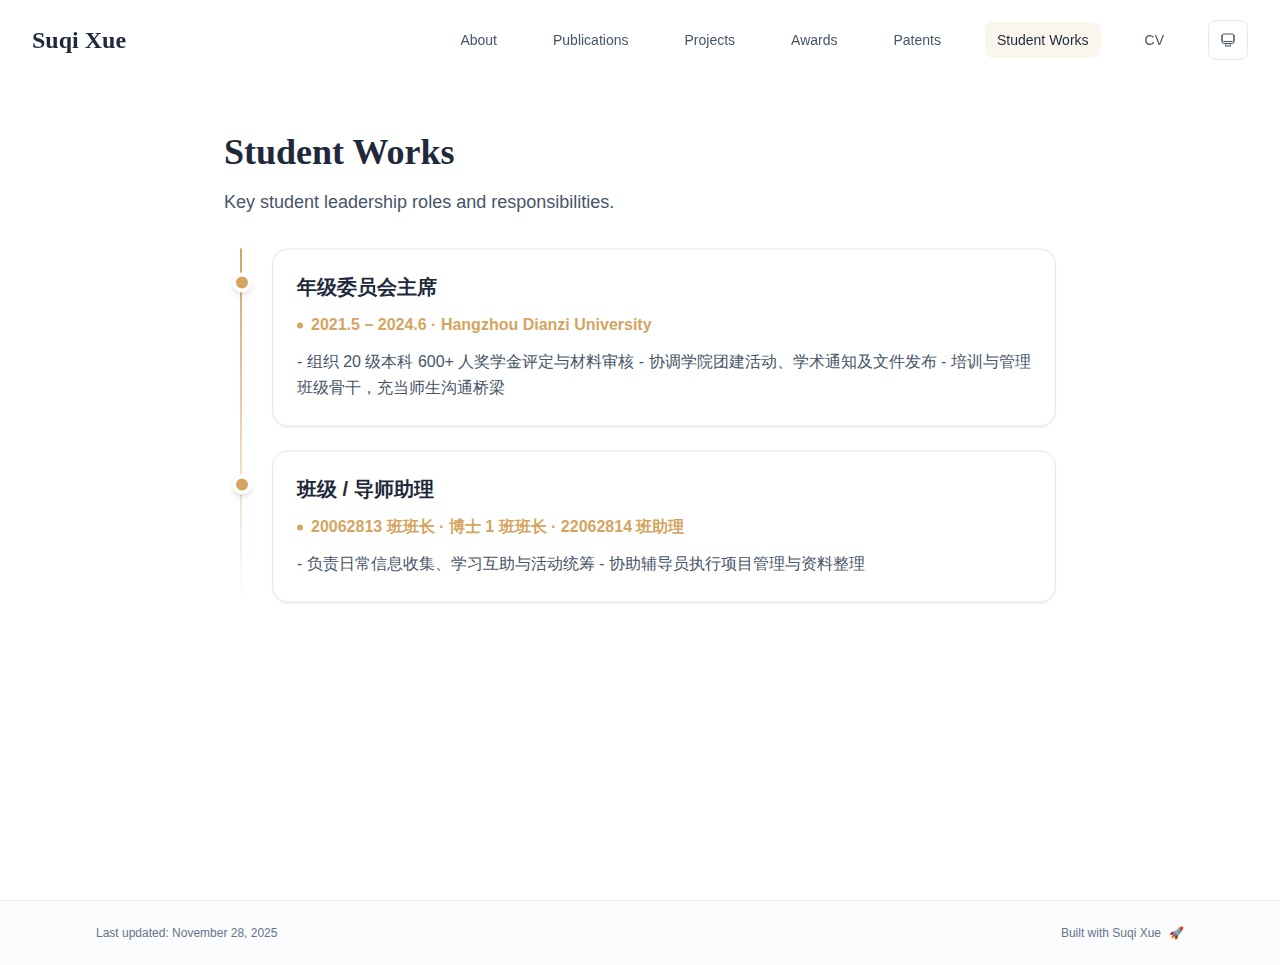
<file: studentworks/index.html>
<!DOCTYPE html><html lang="en" class="scroll-smooth"><head><meta charSet="utf-8"/><meta name="viewport" content="width=device-width, initial-scale=1"/><link rel="stylesheet" href="/_next/static/css/1ec15e7d79c2364d.css" data-precedence="next"/><link rel="preload" as="script" fetchPriority="low" href="/_next/static/chunks/webpack-af78f5c2c11af041.js"/><script src="/_next/static/chunks/4bd1b696-70b6d399998de86a.js" async=""></script><script src="/_next/static/chunks/684-5aaa8290a129f299.js" async=""></script><script src="/_next/static/chunks/main-app-953560221a83b934.js" async=""></script><script src="/_next/static/chunks/17-9c04c9413a9f9f1f.js" async=""></script><script src="/_next/static/chunks/874-6cc630662f3664af.js" async=""></script><script src="/_next/static/chunks/862-15038af301665bb3.js" async=""></script><script src="/_next/static/chunks/app/layout-0c4f9cbc9555432f.js" async=""></script><script src="/_next/static/chunks/818-8dcccc212efefca7.js" async=""></script><script src="/_next/static/chunks/748-160fbc21daea34cc.js" async=""></script><script src="/_next/static/chunks/app/%5Bslug%5D/page-16e40509df8cd167.js" async=""></script><link rel="icon" href="/favicon.svg" type="image/svg+xml"/><link rel="dns-prefetch" href="https://google-fonts.jialeliu.com"/><link rel="preconnect" href="https://google-fonts.jialeliu.com" crossorigin=""/><link rel="preload" as="style" href="https://google-fonts.jialeliu.com/css2?family=Inter:wght@300;400;500;600;700&amp;family=Crimson+Text:ital,wght@0,400;0,600;1,400&amp;display=swap"/><link rel="stylesheet" id="gfonts-css" href="https://google-fonts.jialeliu.com/css2?family=Inter:wght@300;400;500;600;700&amp;family=Crimson+Text:ital,wght@0,400;0,600;1,400&amp;display=swap" media="print"/><script>
              (function(){
                var l = document.getElementById('gfonts-css');
                if (!l) return;
                if (l.media !== 'all') {
                  l.addEventListener('load', function(){ try { l.media = 'all'; } catch(e){} });
                }
              })();
            </script><noscript><link rel="stylesheet" href="https://google-fonts.jialeliu.com/css2?family=Inter:wght@300;400;500;600;700&amp;family=Crimson+Text:ital,wght@0,400;0,600;1,400&amp;display=swap"/></noscript><script>
              try {
                const theme = localStorage.getItem('theme-storage');
                const parsed = theme ? JSON.parse(theme) : null;
                const setting = parsed?.state?.theme || 'system';
                const prefersDark = typeof window !== 'undefined' && window.matchMedia && window.matchMedia('(prefers-color-scheme: dark)').matches;
                const effective = setting === 'dark' ? 'dark' : (setting === 'light' ? 'light' : (prefersDark ? 'dark' : 'light'));
                var root = document.documentElement;
                root.classList.add(effective);
                root.setAttribute('data-theme', effective);
              } catch (e) {
                var root = document.documentElement;
                root.classList.add('light');
                root.setAttribute('data-theme', 'light');
              }
            </script><title>Student Works | Suqi Xue</title><meta name="description" content="Key student leadership roles and responsibilities."/><meta name="author" content="Suqi Xue"/><meta name="keywords" content="Suqi Xue,PhD,Research,Hangzhou Dianzi University"/><meta name="creator" content="Suqi Xue"/><meta name="publisher" content="Suqi Xue"/><meta property="og:title" content="Suqi Xue"/><meta property="og:description" content="PhD student at the University of Hangzhou Dianzi University."/><meta property="og:site_name" content="Suqi Xue&#x27;s Academic Website"/><meta property="og:locale" content="en_US"/><meta property="og:type" content="website"/><meta name="twitter:card" content="summary"/><meta name="twitter:title" content="Suqi Xue"/><meta name="twitter:description" content="PhD student at the University of Hangzhou Dianzi University."/><link rel="icon" href="/favicon.svg"/><script>document.querySelectorAll('body link[rel="icon"], body link[rel="apple-touch-icon"]').forEach(el => document.head.appendChild(el))</script><script src="/_next/static/chunks/polyfills-42372ed130431b0a.js" noModule=""></script></head><body class="font-sans antialiased"><div style="visibility:hidden"><nav class="fixed top-0 left-0 right-0 z-50" data-headlessui-state=""><div class="transition-all duration-300 ease-out bg-transparent" style="transform:translateY(-100px)"><div class="max-w-7xl mx-auto px-4 sm:px-6 lg:px-8"><div class="flex justify-between items-center h-16 lg:h-20"><div class="flex-shrink-0" tabindex="0"><a class="text-xl lg:text-2xl font-serif font-semibold text-primary hover:text-accent transition-colors duration-200" href="/">Suqi Xue</a></div><div class="hidden lg:block"><div class="ml-10 flex items-center space-x-8"><div class="flex items-baseline space-x-8"><a class="relative px-3 py-2 text-sm font-medium transition-all duration-200 rounded hover:bg-accent/10 hover:shadow-sm text-neutral-600 hover:text-primary" href="/"><span class="relative z-10">About</span></a><a class="relative px-3 py-2 text-sm font-medium transition-all duration-200 rounded hover:bg-accent/10 hover:shadow-sm text-neutral-600 hover:text-primary" href="/publications/"><span class="relative z-10">Publications</span></a><a class="relative px-3 py-2 text-sm font-medium transition-all duration-200 rounded hover:bg-accent/10 hover:shadow-sm text-neutral-600 hover:text-primary" href="/projects/"><span class="relative z-10">Projects</span></a><a class="relative px-3 py-2 text-sm font-medium transition-all duration-200 rounded hover:bg-accent/10 hover:shadow-sm text-neutral-600 hover:text-primary" href="/awards/"><span class="relative z-10">Awards</span></a><a class="relative px-3 py-2 text-sm font-medium transition-all duration-200 rounded hover:bg-accent/10 hover:shadow-sm text-neutral-600 hover:text-primary" href="/patents/"><span class="relative z-10">Patents</span></a><a class="relative px-3 py-2 text-sm font-medium transition-all duration-200 rounded hover:bg-accent/10 hover:shadow-sm text-primary" href="/studentworks/"><span class="relative z-10">Student Works</span><div class="absolute inset-0 bg-accent/10 rounded-lg"></div></a><a class="relative px-3 py-2 text-sm font-medium transition-all duration-200 rounded hover:bg-accent/10 hover:shadow-sm text-neutral-600 hover:text-primary" href="/cv/"><span class="relative z-10">CV</span></a></div><div class="flex items-center justify-center w-10 h-10 rounded-lg border border-neutral-200 dark:border-[rgba(148,163,184,0.24)] bg-background dark:bg-neutral-800"><div class="w-4 h-4 rounded-full bg-neutral-300 animate-pulse"></div></div></div></div><div class="lg:hidden flex items-center space-x-2"><div class="flex items-center justify-center w-10 h-10 rounded-lg border border-neutral-200 dark:border-[rgba(148,163,184,0.24)] bg-background dark:bg-neutral-800"><div class="w-4 h-4 rounded-full bg-neutral-300 animate-pulse"></div></div><button class="inline-flex items-center justify-center p-2 rounded-md text-neutral-600 hover:text-primary hover:bg-neutral-100 dark:hover:bg-neutral-800 focus:outline-none focus:ring-2 focus:ring-inset focus:ring-accent transition-colors duration-200" id="headlessui-disclosure-button-«R5pdb»" type="button" aria-expanded="false" data-headlessui-state=""><span class="sr-only">Open main menu</span><div><svg xmlns="http://www.w3.org/2000/svg" fill="none" viewBox="0 0 24 24" stroke-width="1.5" stroke="currentColor" aria-hidden="true" data-slot="icon" class="block h-6 w-6"><path stroke-linecap="round" stroke-linejoin="round" d="M3.75 6.75h16.5M3.75 12h16.5m-16.5 5.25h16.5"></path></svg></div></button></div></div></div></div></nav><main class="min-h-screen pt-16 lg:pt-20"><div class="max-w-4xl mx-auto px-4 sm:px-6 lg:px-8 py-12"><div style="opacity:0;transform:translateY(20px)"><div class="mb-8"><h1 class="text-4xl font-serif font-bold text-primary mb-4">Student Works</h1><p class="text-lg text-neutral-600 dark:text-neutral-500 max-w-2xl">Key student leadership roles and responsibilities.</p></div><div class="relative"><div class="absolute left-4 top-0 bottom-0 w-0.5 bg-gradient-to-b from-accent via-accent/50 to-transparent hidden md:block"></div><div class="space-y-6"><div class="relative md:pl-12" style="opacity:0;transform:translateX(-20px)"><div class="absolute left-2 top-6 w-5 h-5 rounded-full bg-accent border-4 border-white dark:border-neutral-900 shadow-md hidden md:block z-10"></div><div class="
                                    group bg-white dark:bg-neutral-900 
                                    p-6 
                                    rounded-2xl 
                                    shadow-sm hover:shadow-xl 
                                    border border-neutral-200 dark:border-neutral-800 
                                    hover:border-accent/30 dark:hover:border-accent/30
                                    transition-all duration-300 
                                    hover:-translate-y-1
                                "><div class="flex flex-col sm:flex-row sm:items-center sm:justify-between gap-2 mb-3"><h3 class="text-xl font-bold text-primary group-hover:text-accent transition-colors duration-200">年级委员会主席</h3></div><p class="text-base text-accent font-semibold mb-3 flex items-center gap-2"><span class="w-1.5 h-1.5 rounded-full bg-accent"></span>2021.5 – 2024.6 · Hangzhou Dianzi University</p><p class="text-base text-neutral-600 dark:text-neutral-400 leading-relaxed">- 组织 20 级本科 600+ 人奖学金评定与材料审核
- 协调学院团建活动、学术通知及文件发布
- 培训与管理班级骨干，充当师生沟通桥梁
</p></div></div><div class="relative md:pl-12" style="opacity:0;transform:translateX(-20px)"><div class="absolute left-2 top-6 w-5 h-5 rounded-full bg-accent border-4 border-white dark:border-neutral-900 shadow-md hidden md:block z-10"></div><div class="
                                    group bg-white dark:bg-neutral-900 
                                    p-6 
                                    rounded-2xl 
                                    shadow-sm hover:shadow-xl 
                                    border border-neutral-200 dark:border-neutral-800 
                                    hover:border-accent/30 dark:hover:border-accent/30
                                    transition-all duration-300 
                                    hover:-translate-y-1
                                "><div class="flex flex-col sm:flex-row sm:items-center sm:justify-between gap-2 mb-3"><h3 class="text-xl font-bold text-primary group-hover:text-accent transition-colors duration-200">班级 / 导师助理</h3></div><p class="text-base text-accent font-semibold mb-3 flex items-center gap-2"><span class="w-1.5 h-1.5 rounded-full bg-accent"></span>20062813 班班长 · 博士 1 班班长 · 22062814 班助理</p><p class="text-base text-neutral-600 dark:text-neutral-400 leading-relaxed">- 负责日常信息收集、学习互助与活动统筹
- 协助辅导员执行项目管理与资料整理
</p></div></div></div></div></div></div><!--$--><!--/$--><!--$--><!--/$--></main><footer class="border-t border-neutral-200/50 bg-neutral-50/50 dark:bg-neutral-900/50 dark:border-neutral-700/50"><div class="max-w-6xl mx-auto px-4 sm:px-6 lg:px-8 py-6"><div class="flex flex-col sm:flex-row justify-between items-center gap-2"><p class="text-xs text-neutral-500">Last updated: <!-- -->November 28, 2025</p><p class="text-xs text-neutral-500 flex items-center"><a href="https://github.com/suqixue/suqixue.github.io" target="_blank" rel="noopener noreferrer">Built with Suqi Xue</a><span class="ml-2">🚀</span></p></div></div></footer></div><script src="/_next/static/chunks/webpack-af78f5c2c11af041.js" async=""></script><script>(self.__next_f=self.__next_f||[]).push([0])</script><script>self.__next_f.push([1,"1:\"$Sreact.fragment\"\n2:I[3719,[\"17\",\"static/chunks/17-9c04c9413a9f9f1f.js\",\"874\",\"static/chunks/874-6cc630662f3664af.js\",\"862\",\"static/chunks/862-15038af301665bb3.js\",\"177\",\"static/chunks/app/layout-0c4f9cbc9555432f.js\"],\"ThemeProvider\"]\n3:I[768,[\"17\",\"static/chunks/17-9c04c9413a9f9f1f.js\",\"874\",\"static/chunks/874-6cc630662f3664af.js\",\"862\",\"static/chunks/862-15038af301665bb3.js\",\"177\",\"static/chunks/app/layout-0c4f9cbc9555432f.js\"],\"default\"]\n4:I[7555,[],\"\"]\n5:I[1295,[],\"\"]\n6:I[2548,[\"17\",\"static/chunks/17-9c04c9413a9f9f1f.js\",\"874\",\"static/chunks/874-6cc630662f3664af.js\",\"862\",\"static/chunks/862-15038af301665bb3.js\",\"177\",\"static/chunks/app/layout-0c4f9cbc9555432f.js\"],\"default\"]\n8:I[9665,[],\"MetadataBoundary\"]\na:I[9665,[],\"OutletBoundary\"]\nd:I[4911,[],\"AsyncMetadataOutlet\"]\nf:I[9665,[],\"ViewportBoundary\"]\n11:I[6614,[],\"\"]\n:HL[\"/_next/static/css/1ec15e7d79c2364d.css\",\"style\"]\n"])</script><script>self.__next_f.push([1,"0:{\"P\":null,\"b\":\"O___JVDkGAn7Ov-HGnNei\",\"p\":\"\",\"c\":[\"\",\"studentworks\",\"\"],\"i\":false,\"f\":[[[\"\",{\"children\":[[\"slug\",\"studentworks\",\"d\"],{\"children\":[\"__PAGE__\",{}]}]},\"$undefined\",\"$undefined\",true],[\"\",[\"$\",\"$1\",\"c\",{\"children\":[[[\"$\",\"link\",\"0\",{\"rel\":\"stylesheet\",\"href\":\"/_next/static/css/1ec15e7d79c2364d.css\",\"precedence\":\"next\",\"crossOrigin\":\"$undefined\",\"nonce\":\"$undefined\"}]],[\"$\",\"html\",null,{\"lang\":\"en\",\"className\":\"scroll-smooth\",\"suppressHydrationWarning\":true,\"children\":[[\"$\",\"head\",null,{\"children\":[[\"$\",\"link\",null,{\"rel\":\"icon\",\"href\":\"/favicon.svg\",\"type\":\"image/svg+xml\"}],[\"$\",\"link\",null,{\"rel\":\"dns-prefetch\",\"href\":\"https://google-fonts.jialeliu.com\"}],[\"$\",\"link\",null,{\"rel\":\"preconnect\",\"href\":\"https://google-fonts.jialeliu.com\",\"crossOrigin\":\"\"}],[\"$\",\"link\",null,{\"rel\":\"preload\",\"as\":\"style\",\"href\":\"https://google-fonts.jialeliu.com/css2?family=Inter:wght@300;400;500;600;700\u0026family=Crimson+Text:ital,wght@0,400;0,600;1,400\u0026display=swap\"}],[\"$\",\"link\",null,{\"rel\":\"stylesheet\",\"id\":\"gfonts-css\",\"href\":\"https://google-fonts.jialeliu.com/css2?family=Inter:wght@300;400;500;600;700\u0026family=Crimson+Text:ital,wght@0,400;0,600;1,400\u0026display=swap\",\"media\":\"print\"}],[\"$\",\"script\",null,{\"dangerouslySetInnerHTML\":{\"__html\":\"\\n              (function(){\\n                var l = document.getElementById('gfonts-css');\\n                if (!l) return;\\n                if (l.media !== 'all') {\\n                  l.addEventListener('load', function(){ try { l.media = 'all'; } catch(e){} });\\n                }\\n              })();\\n            \"}}],[\"$\",\"noscript\",null,{\"children\":[\"$\",\"link\",null,{\"rel\":\"stylesheet\",\"href\":\"https://google-fonts.jialeliu.com/css2?family=Inter:wght@300;400;500;600;700\u0026family=Crimson+Text:ital,wght@0,400;0,600;1,400\u0026display=swap\"}]}],[\"$\",\"script\",null,{\"dangerouslySetInnerHTML\":{\"__html\":\"\\n              try {\\n                const theme = localStorage.getItem('theme-storage');\\n                const parsed = theme ? JSON.parse(theme) : null;\\n                const setting = parsed?.state?.theme || 'system';\\n                const prefersDark = typeof window !== 'undefined' \u0026\u0026 window.matchMedia \u0026\u0026 window.matchMedia('(prefers-color-scheme: dark)').matches;\\n                const effective = setting === 'dark' ? 'dark' : (setting === 'light' ? 'light' : (prefersDark ? 'dark' : 'light'));\\n                var root = document.documentElement;\\n                root.classList.add(effective);\\n                root.setAttribute('data-theme', effective);\\n              } catch (e) {\\n                var root = document.documentElement;\\n                root.classList.add('light');\\n                root.setAttribute('data-theme', 'light');\\n              }\\n            \"}}]]}],[\"$\",\"body\",null,{\"className\":\"font-sans antialiased\",\"children\":[\"$\",\"$L2\",null,{\"children\":[[\"$\",\"$L3\",null,{\"items\":[{\"title\":\"About\",\"type\":\"page\",\"target\":\"about\",\"href\":\"/\"},{\"title\":\"Publications\",\"type\":\"page\",\"target\":\"publications\",\"href\":\"/publications\"},{\"title\":\"Projects\",\"type\":\"page\",\"target\":\"projects\",\"href\":\"/projects\"},{\"title\":\"Awards\",\"type\":\"page\",\"target\":\"awards\",\"href\":\"/awards\"},{\"title\":\"Patents\",\"type\":\"page\",\"target\":\"patents\",\"href\":\"/patents\"},{\"title\":\"Student Works\",\"type\":\"page\",\"target\":\"studentworks\",\"href\":\"/studentworks\"},{\"title\":\"CV\",\"type\":\"page\",\"target\":\"cv\",\"href\":\"/cv\"}],\"siteTitle\":\"Suqi Xue\",\"enableOnePageMode\":false}],[\"$\",\"main\",null,{\"className\":\"min-h-screen pt-16 lg:pt-20\",\"children\":[\"$\",\"$L4\",null,{\"parallelRouterKey\":\"children\",\"error\":\"$undefined\",\"errorStyles\":\"$undefined\",\"errorScripts\":\"$undefined\",\"template\":[\"$\",\"$L5\",null,{}],\"templateStyles\":\"$undefined\",\"templateScripts\":\"$undefined\",\"notFound\":[[[\"$\",\"title\",null,{\"children\":\"404: This page could not be found.\"}],[\"$\",\"div\",null,{\"style\":{\"fontFamily\":\"system-ui,\\\"Segoe UI\\\",Roboto,Helvetica,Arial,sans-serif,\\\"Apple Color Emoji\\\",\\\"Segoe UI Emoji\\\"\",\"height\":\"100vh\",\"textAlign\":\"center\",\"display\":\"flex\",\"flexDirection\":\"column\",\"alignItems\":\"center\",\"justifyContent\":\"center\"},\"children\":[\"$\",\"div\",null,{\"children\":[[\"$\",\"style\",null,{\"dangerouslySetInnerHTML\":{\"__html\":\"body{color:#000;background:#fff;margin:0}.next-error-h1{border-right:1px solid rgba(0,0,0,.3)}@media (prefers-color-scheme:dark){body{color:#fff;background:#000}.next-error-h1{border-right:1px solid rgba(255,255,255,.3)}}\"}}],[\"$\",\"h1\",null,{\"className\":\"next-error-h1\",\"style\":{\"display\":\"inline-block\",\"margin\":\"0 20px 0 0\",\"padding\":\"0 23px 0 0\",\"fontSize\":24,\"fontWeight\":500,\"verticalAlign\":\"top\",\"lineHeight\":\"49px\"},\"children\":404}],[\"$\",\"div\",null,{\"style\":{\"display\":\"inline-block\"},\"children\":[\"$\",\"h2\",null,{\"style\":{\"fontSize\":14,\"fontWeight\":400,\"lineHeight\":\"49px\",\"margin\":0},\"children\":\"This page could not be found.\"}]}]]}]}]],[]],\"forbidden\":\"$undefined\",\"unauthorized\":\"$undefined\"}]}],[\"$\",\"$L6\",null,{\"lastUpdated\":\"November 28, 2025\"}]]}]}]]}]]}],{\"children\":[[\"slug\",\"studentworks\",\"d\"],[\"$\",\"$1\",\"c\",{\"children\":[null,[\"$\",\"$L4\",null,{\"parallelRouterKey\":\"children\",\"error\":\"$undefined\",\"errorStyles\":\"$undefined\",\"errorScripts\":\"$undefined\",\"template\":[\"$\",\"$L5\",null,{}],\"templateStyles\":\"$undefined\",\"templateScripts\":\"$undefined\",\"notFound\":\"$undefined\",\"forbidden\":\"$undefined\",\"unauthorized\":\"$undefined\"}]]}],{\"children\":[\"__PAGE__\",[\"$\",\"$1\",\"c\",{\"children\":[\"$L7\",[\"$\",\"$L8\",null,{\"children\":\"$L9\"}],null,[\"$\",\"$La\",null,{\"children\":[\"$Lb\",\"$Lc\",[\"$\",\"$Ld\",null,{\"promise\":\"$@e\"}]]}]]}],{},null,false]},null,false]},null,false],[\"$\",\"$1\",\"h\",{\"children\":[null,[\"$\",\"$1\",\"CKbE4K30NXCgwK0DaQYRE\",{\"children\":[[\"$\",\"$Lf\",null,{\"children\":\"$L10\"}],null]}],null]}],false]],\"m\":\"$undefined\",\"G\":[\"$11\",\"$undefined\"],\"s\":false,\"S\":true}\n"])</script><script>self.__next_f.push([1,"12:\"$Sreact.suspense\"\n13:I[4911,[],\"AsyncMetadata\"]\n15:I[3684,[\"17\",\"static/chunks/17-9c04c9413a9f9f1f.js\",\"818\",\"static/chunks/818-8dcccc212efefca7.js\",\"748\",\"static/chunks/748-160fbc21daea34cc.js\",\"182\",\"static/chunks/app/%5Bslug%5D/page-16e40509df8cd167.js\"],\"default\"]\n9:[\"$\",\"$12\",null,{\"fallback\":null,\"children\":[\"$\",\"$L13\",null,{\"promise\":\"$@14\"}]}]\n7:[\"$\",\"div\",null,{\"className\":\"max-w-4xl mx-auto px-4 sm:px-6 lg:px-8 py-12\",\"children\":[false,false,[\"$\",\"$L15\",null,{\"config\":{\"type\":\"card\",\"title\":\"Student Works\",\"description\":\"Key student leadership roles and responsibilities.\",\"items\":[{\"title\":\"年级委员会主席\",\"subtitle\":\"2021.5 – 2024.6 · Hangzhou Dianzi University\",\"content\":\"- 组织 20 级本科 600+ 人奖学金评定与材料审核\\r\\n- 协调学院团建活动、学术通知及文件发布\\r\\n- 培训与管理班级骨干，充当师生沟通桥梁\\r\\n\"},{\"title\":\"班级 / 导师助理\",\"subtitle\":\"20062813 班班长 · 博士 1 班班长 · 22062814 班助理\",\"content\":\"- 负责日常信息收集、学习互助与活动统筹\\r\\n- 协助辅导员执行项目管理与资料整理\\r\\n\"}]}}]]}]\n"])</script><script>self.__next_f.push([1,"c:null\n"])</script><script>self.__next_f.push([1,"10:[[\"$\",\"meta\",\"0\",{\"charSet\":\"utf-8\"}],[\"$\",\"meta\",\"1\",{\"name\":\"viewport\",\"content\":\"width=device-width, initial-scale=1\"}]]\nb:null\n"])</script><script>self.__next_f.push([1,"14:{\"metadata\":[[\"$\",\"title\",\"0\",{\"children\":\"Student Works | Suqi Xue\"}],[\"$\",\"meta\",\"1\",{\"name\":\"description\",\"content\":\"Key student leadership roles and responsibilities.\"}],[\"$\",\"meta\",\"2\",{\"name\":\"author\",\"content\":\"Suqi Xue\"}],[\"$\",\"meta\",\"3\",{\"name\":\"keywords\",\"content\":\"Suqi Xue,PhD,Research,Hangzhou Dianzi University\"}],[\"$\",\"meta\",\"4\",{\"name\":\"creator\",\"content\":\"Suqi Xue\"}],[\"$\",\"meta\",\"5\",{\"name\":\"publisher\",\"content\":\"Suqi Xue\"}],[\"$\",\"meta\",\"6\",{\"property\":\"og:title\",\"content\":\"Suqi Xue\"}],[\"$\",\"meta\",\"7\",{\"property\":\"og:description\",\"content\":\"PhD student at the University of Hangzhou Dianzi University.\"}],[\"$\",\"meta\",\"8\",{\"property\":\"og:site_name\",\"content\":\"Suqi Xue's Academic Website\"}],[\"$\",\"meta\",\"9\",{\"property\":\"og:locale\",\"content\":\"en_US\"}],[\"$\",\"meta\",\"10\",{\"property\":\"og:type\",\"content\":\"website\"}],[\"$\",\"meta\",\"11\",{\"name\":\"twitter:card\",\"content\":\"summary\"}],[\"$\",\"meta\",\"12\",{\"name\":\"twitter:title\",\"content\":\"Suqi Xue\"}],[\"$\",\"meta\",\"13\",{\"name\":\"twitter:description\",\"content\":\"PhD student at the University of Hangzhou Dianzi University.\"}],[\"$\",\"link\",\"14\",{\"rel\":\"icon\",\"href\":\"/favicon.svg\"}]],\"error\":null,\"digest\":\"$undefined\"}\ne:{\"metadata\":\"$14:metadata\",\"error\":null,\"digest\":\"$undefined\"}\n"])</script></body></html>
</file>
<file: _next/static/css/1ec15e7d79c2364d.css>
/*! tailwindcss v4.1.10 | MIT License | https://tailwindcss.com */@layer properties{@supports (((-webkit-hyphens:none)) and (not (margin-trim:inline))) or ((-moz-orient:inline) and (not (color:rgb(from red r g b)))){*,::backdrop,:after,:before{--tw-translate-x:0;--tw-translate-y:0;--tw-translate-z:0;--tw-rotate-x:initial;--tw-rotate-y:initial;--tw-rotate-z:initial;--tw-skew-x:initial;--tw-skew-y:initial;--tw-space-y-reverse:0;--tw-space-x-reverse:0;--tw-border-style:solid;--tw-gradient-position:initial;--tw-gradient-from:#0000;--tw-gradient-via:#0000;--tw-gradient-to:#0000;--tw-gradient-stops:initial;--tw-gradient-via-stops:initial;--tw-gradient-from-position:0%;--tw-gradient-via-position:50%;--tw-gradient-to-position:100%;--tw-leading:initial;--tw-font-weight:initial;--tw-shadow:0 0 #0000;--tw-shadow-color:initial;--tw-shadow-alpha:100%;--tw-inset-shadow:0 0 #0000;--tw-inset-shadow-color:initial;--tw-inset-shadow-alpha:100%;--tw-ring-color:initial;--tw-ring-shadow:0 0 #0000;--tw-inset-ring-color:initial;--tw-inset-ring-shadow:0 0 #0000;--tw-ring-inset:initial;--tw-ring-offset-width:0px;--tw-ring-offset-color:#fff;--tw-ring-offset-shadow:0 0 #0000;--tw-blur:initial;--tw-brightness:initial;--tw-contrast:initial;--tw-grayscale:initial;--tw-hue-rotate:initial;--tw-invert:initial;--tw-opacity:initial;--tw-saturate:initial;--tw-sepia:initial;--tw-drop-shadow:initial;--tw-drop-shadow-color:initial;--tw-drop-shadow-alpha:100%;--tw-drop-shadow-size:initial;--tw-backdrop-blur:initial;--tw-backdrop-brightness:initial;--tw-backdrop-contrast:initial;--tw-backdrop-grayscale:initial;--tw-backdrop-hue-rotate:initial;--tw-backdrop-invert:initial;--tw-backdrop-opacity:initial;--tw-backdrop-saturate:initial;--tw-backdrop-sepia:initial;--tw-duration:initial;--tw-ease:initial;--tw-scale-x:1;--tw-scale-y:1;--tw-scale-z:1;--tw-outline-style:solid}}}@layer theme{:host,:root{--font-sans:"Inter",-apple-system,BlinkMacSystemFont,"Segoe UI",Roboto,sans-serif;--color-red-50:oklch(97.1% .013 17.38);--color-red-400:oklch(70.4% .191 22.216);--color-red-600:oklch(57.7% .245 27.325);--color-red-900:oklch(39.6% .141 25.723);--color-white:#fff;--spacing:.25rem;--container-2xl:42rem;--container-3xl:48rem;--container-4xl:56rem;--container-6xl:72rem;--container-7xl:80rem;--text-xs:.75rem;--text-xs--line-height:calc(1/.75);--text-sm:.875rem;--text-sm--line-height:calc(1.25/.875);--text-base:1rem;--text-base--line-height:calc(1.5/1);--text-lg:1.125rem;--text-lg--line-height:calc(1.75/1.125);--text-xl:1.25rem;--text-xl--line-height:calc(1.75/1.25);--text-2xl:1.5rem;--text-2xl--line-height:calc(2/1.5);--text-3xl:1.875rem;--text-3xl--line-height:calc(2.25/1.875);--text-4xl:2.25rem;--text-4xl--line-height:calc(2.5/2.25);--font-weight-medium:500;--font-weight-semibold:600;--font-weight-bold:700;--leading-tight:1.25;--leading-relaxed:1.625;--radius-md:.375rem;--radius-lg:.5rem;--radius-xl:.75rem;--radius-2xl:1rem;--ease-out:cubic-bezier(0,0,.2,1);--animate-pulse:pulse 2s cubic-bezier(.4,0,.6,1)infinite;--blur-xl:24px;--aspect-video:16/9;--default-transition-duration:.15s;--default-transition-timing-function:cubic-bezier(.4,0,.2,1);--default-font-family:"Inter",-apple-system,BlinkMacSystemFont,"Segoe UI",Roboto,sans-serif;--default-mono-font-family:"SF Mono",Monaco,"Cascadia Code","Roboto Mono",Consolas,"Courier New",monospace;--line-height-normal:1.5;--shadow-glass:0 8px 32px 0 #1f26875e}}@layer base{*,::backdrop,:after,:before{box-sizing:border-box;border:0 solid;margin:0;padding:0}::file-selector-button{box-sizing:border-box;border:0 solid;margin:0;padding:0}:host,html{-webkit-text-size-adjust:100%;tab-size:4;line-height:1.5;font-family:var(--default-font-family,ui-sans-serif,system-ui,sans-serif,"Apple Color Emoji","Segoe UI Emoji","Segoe UI Symbol","Noto Color Emoji");font-feature-settings:var(--default-font-feature-settings,normal);font-variation-settings:var(--default-font-variation-settings,normal);-webkit-tap-highlight-color:transparent}hr{height:0;color:inherit;border-top-width:1px}abbr:where([title]){-webkit-text-decoration:underline dotted;text-decoration:underline dotted}h1,h2,h3,h4,h5,h6{font-size:inherit;font-weight:inherit}a{color:inherit;-webkit-text-decoration:inherit;text-decoration:inherit}b,strong{font-weight:bolder}code,kbd,pre,samp{font-family:var(--default-mono-font-family,ui-monospace,SFMono-Regular,Menlo,Monaco,Consolas,"Liberation Mono","Courier New",monospace);font-feature-settings:var(--default-mono-font-feature-settings,normal);font-variation-settings:var(--default-mono-font-variation-settings,normal);font-size:1em}small{font-size:80%}sub,sup{vertical-align:baseline;font-size:75%;line-height:0;position:relative}sub{bottom:-.25em}sup{top:-.5em}table{text-indent:0;border-color:inherit;border-collapse:collapse}:-moz-focusring{outline:auto}progress{vertical-align:baseline}summary{display:list-item}menu,ol,ul{list-style:none}audio,canvas,embed,iframe,img,object,svg,video{vertical-align:middle;display:block}img,video{max-width:100%;height:auto}button,input,optgroup,select,textarea{font:inherit;font-feature-settings:inherit;font-variation-settings:inherit;letter-spacing:inherit;color:inherit;opacity:1;background-color:#0000;border-radius:0}::file-selector-button{font:inherit;font-feature-settings:inherit;font-variation-settings:inherit;letter-spacing:inherit;color:inherit;opacity:1;background-color:#0000;border-radius:0}:where(select:is([multiple],[size])) optgroup{font-weight:bolder}:where(select:is([multiple],[size])) optgroup option{padding-inline-start:20px}::file-selector-button{margin-inline-end:4px}::placeholder{opacity:1}@supports (not ((-webkit-appearance:-apple-pay-button))) or (contain-intrinsic-size:1px){::placeholder{color:currentColor}@supports (color:color-mix(in lab,red,red)){::placeholder{color:color-mix(in oklab,currentcolor 50%,transparent)}}}textarea{resize:vertical}::-webkit-search-decoration{-webkit-appearance:none}::-webkit-date-and-time-value{min-height:1lh;text-align:inherit}::-webkit-datetime-edit{display:inline-flex}::-webkit-datetime-edit-fields-wrapper{padding:0}::-webkit-datetime-edit,::-webkit-datetime-edit-year-field{padding-block:0}::-webkit-datetime-edit-day-field,::-webkit-datetime-edit-month-field{padding-block:0}::-webkit-datetime-edit-hour-field,::-webkit-datetime-edit-minute-field{padding-block:0}::-webkit-datetime-edit-millisecond-field,::-webkit-datetime-edit-second-field{padding-block:0}::-webkit-datetime-edit-meridiem-field{padding-block:0}:-moz-ui-invalid{box-shadow:none}button,input:where([type=button],[type=reset],[type=submit]){appearance:button}::file-selector-button{appearance:button}::-webkit-inner-spin-button,::-webkit-outer-spin-button{height:auto}[hidden]:where(:not([hidden=until-found])){display:none!important}}@layer components;@layer utilities{.sr-only{clip:rect(0,0,0,0);white-space:nowrap;border-width:0;width:1px;height:1px;margin:-1px;padding:0;overflow:hidden}.absolute,.sr-only{position:absolute}.fixed{position:fixed}.relative{position:relative}.static{position:static}.sticky{position:sticky}.inset-0{inset:calc(var(--spacing)*0)}.top-0{top:calc(var(--spacing)*0)}.top-1\/2{top:50%}.top-2{top:calc(var(--spacing)*2)}.top-6{top:calc(var(--spacing)*6)}.top-8{top:calc(var(--spacing)*8)}.top-full{top:100%}.right-0{right:calc(var(--spacing)*0)}.right-2{right:calc(var(--spacing)*2)}.bottom-0{bottom:calc(var(--spacing)*0)}.left-0{left:calc(var(--spacing)*0)}.left-1\/2{left:50%}.left-2{left:calc(var(--spacing)*2)}.left-3{left:calc(var(--spacing)*3)}.left-4{left:calc(var(--spacing)*4)}.z-10{z-index:10}.z-20{z-index:20}.z-40{z-index:40}.z-50{z-index:50}.mx-auto{margin-inline:auto}.my-4{margin-block:calc(var(--spacing)*4)}.mt-1{margin-top:calc(var(--spacing)*1)}.mt-2{margin-top:calc(var(--spacing)*2)}.mt-4{margin-top:calc(var(--spacing)*4)}.mt-6{margin-top:calc(var(--spacing)*6)}.mt-8{margin-top:calc(var(--spacing)*8)}.mt-auto{margin-top:auto}.mr-1{margin-right:calc(var(--spacing)*1)}.mr-1\.5{margin-right:calc(var(--spacing)*1.5)}.mr-2{margin-right:calc(var(--spacing)*2)}.mb-1{margin-bottom:calc(var(--spacing)*1)}.mb-2{margin-bottom:calc(var(--spacing)*2)}.mb-3{margin-bottom:calc(var(--spacing)*3)}.mb-4{margin-bottom:calc(var(--spacing)*4)}.mb-6{margin-bottom:calc(var(--spacing)*6)}.mb-8{margin-bottom:calc(var(--spacing)*8)}.ml-0{margin-left:calc(var(--spacing)*0)}.ml-2{margin-left:calc(var(--spacing)*2)}.ml-4{margin-left:calc(var(--spacing)*4)}.ml-10{margin-left:calc(var(--spacing)*10)}.line-clamp-2{-webkit-line-clamp:2}.line-clamp-2,.line-clamp-3{-webkit-box-orient:vertical;display:-webkit-box;overflow:hidden}.line-clamp-3{-webkit-line-clamp:3}.block{display:block}.contents{display:contents}.flex{display:flex}.grid{display:grid}.hidden{display:none}.inline-block{display:inline-block}.inline-flex{display:inline-flex}.aspect-\[8\.5\/11\]{aspect-ratio:8.5/11}.aspect-video{aspect-ratio:var(--aspect-video)}.h-0{height:calc(var(--spacing)*0)}.h-1\.5{height:calc(var(--spacing)*1.5)}.h-2\.5{height:calc(var(--spacing)*2.5)}.h-3{height:calc(var(--spacing)*3)}.h-4{height:calc(var(--spacing)*4)}.h-5{height:calc(var(--spacing)*5)}.h-6{height:calc(var(--spacing)*6)}.h-10{height:calc(var(--spacing)*10)}.h-16{height:calc(var(--spacing)*16)}.h-64{height:calc(var(--spacing)*64)}.h-full{height:100%}.min-h-screen{min-height:100vh}.w-0{width:calc(var(--spacing)*0)}.w-0\.5{width:calc(var(--spacing)*.5)}.w-1\.5{width:calc(var(--spacing)*1.5)}.w-2\.5{width:calc(var(--spacing)*2.5)}.w-3{width:calc(var(--spacing)*3)}.w-4{width:calc(var(--spacing)*4)}.w-5{width:calc(var(--spacing)*5)}.w-6{width:calc(var(--spacing)*6)}.w-10{width:calc(var(--spacing)*10)}.w-16{width:calc(var(--spacing)*16)}.w-32{width:calc(var(--spacing)*32)}.w-64{width:calc(var(--spacing)*64)}.w-full{width:100%}.max-w-2xl{max-width:var(--container-2xl)}.max-w-3xl{max-width:var(--container-3xl)}.max-w-4xl{max-width:var(--container-4xl)}.max-w-6xl{max-width:var(--container-6xl)}.max-w-7xl{max-width:var(--container-7xl)}.max-w-\[calc\(100vw-2rem\)\]{max-width:calc(100vw - 2rem)}.flex-shrink-0,.shrink-0{flex-shrink:0}.flex-grow{flex-grow:1}.-translate-x-1\/2{--tw-translate-x:calc(calc(1/2*100%)*-1)}.-translate-x-1\/2,.-translate-y-1\/2{translate:var(--tw-translate-x)var(--tw-translate-y)}.-translate-y-1\/2{--tw-translate-y:calc(calc(1/2*100%)*-1)}.-translate-y-full{--tw-translate-y:-100%;translate:var(--tw-translate-x)var(--tw-translate-y)}.transform{transform:var(--tw-rotate-x,)var(--tw-rotate-y,)var(--tw-rotate-z,)var(--tw-skew-x,)var(--tw-skew-y,)}.animate-pulse{animation:var(--animate-pulse)}.cursor-default{cursor:default}.cursor-pointer{cursor:pointer}.scroll-mt-24{scroll-margin-top:calc(var(--spacing)*24)}.list-inside{list-style-position:inside}.list-decimal{list-style-type:decimal}.list-disc{list-style-type:disc}.grid-cols-1{grid-template-columns:repeat(1,minmax(0,1fr))}.flex-col{flex-direction:column}.flex-wrap{flex-wrap:wrap}.items-baseline{align-items:baseline}.items-center{align-items:center}.items-start{align-items:flex-start}.justify-between{justify-content:space-between}.justify-center{justify-content:center}.justify-end{justify-content:flex-end}.justify-start{justify-content:flex-start}.gap-1\.5{gap:calc(var(--spacing)*1.5)}.gap-2{gap:calc(var(--spacing)*2)}.gap-3{gap:calc(var(--spacing)*3)}.gap-4{gap:calc(var(--spacing)*4)}.gap-6{gap:calc(var(--spacing)*6)}.gap-12{gap:calc(var(--spacing)*12)}:where(.space-y-1>:not(:last-child)){--tw-space-y-reverse:0;margin-block-start:calc(calc(var(--spacing)*1)*var(--tw-space-y-reverse));margin-block-end:calc(calc(var(--spacing)*1)*calc(1 - var(--tw-space-y-reverse)))}:where(.space-y-2>:not(:last-child)){--tw-space-y-reverse:0;margin-block-start:calc(calc(var(--spacing)*2)*var(--tw-space-y-reverse));margin-block-end:calc(calc(var(--spacing)*2)*calc(1 - var(--tw-space-y-reverse)))}:where(.space-y-3>:not(:last-child)){--tw-space-y-reverse:0;margin-block-start:calc(calc(var(--spacing)*3)*var(--tw-space-y-reverse));margin-block-end:calc(calc(var(--spacing)*3)*calc(1 - var(--tw-space-y-reverse)))}:where(.space-y-4>:not(:last-child)){--tw-space-y-reverse:0;margin-block-start:calc(calc(var(--spacing)*4)*var(--tw-space-y-reverse));margin-block-end:calc(calc(var(--spacing)*4)*calc(1 - var(--tw-space-y-reverse)))}:where(.space-y-6>:not(:last-child)){--tw-space-y-reverse:0;margin-block-start:calc(calc(var(--spacing)*6)*var(--tw-space-y-reverse));margin-block-end:calc(calc(var(--spacing)*6)*calc(1 - var(--tw-space-y-reverse)))}:where(.space-y-8>:not(:last-child)){--tw-space-y-reverse:0;margin-block-start:calc(calc(var(--spacing)*8)*var(--tw-space-y-reverse));margin-block-end:calc(calc(var(--spacing)*8)*calc(1 - var(--tw-space-y-reverse)))}:where(.space-x-0\.5>:not(:last-child)){--tw-space-x-reverse:0;margin-inline-start:calc(calc(var(--spacing)*.5)*var(--tw-space-x-reverse));margin-inline-end:calc(calc(var(--spacing)*.5)*calc(1 - var(--tw-space-x-reverse)))}:where(.space-x-2>:not(:last-child)){--tw-space-x-reverse:0;margin-inline-start:calc(calc(var(--spacing)*2)*var(--tw-space-x-reverse));margin-inline-end:calc(calc(var(--spacing)*2)*calc(1 - var(--tw-space-x-reverse)))}:where(.space-x-3>:not(:last-child)){--tw-space-x-reverse:0;margin-inline-start:calc(calc(var(--spacing)*3)*var(--tw-space-x-reverse));margin-inline-end:calc(calc(var(--spacing)*3)*calc(1 - var(--tw-space-x-reverse)))}:where(.space-x-8>:not(:last-child)){--tw-space-x-reverse:0;margin-inline-start:calc(calc(var(--spacing)*8)*var(--tw-space-x-reverse));margin-inline-end:calc(calc(var(--spacing)*8)*calc(1 - var(--tw-space-x-reverse)))}.overflow-hidden{overflow:hidden}.overflow-x-auto{overflow-x:auto}.scroll-smooth{scroll-behavior:smooth}.rounded{border-radius:.25rem}.rounded-2xl{border-radius:var(--radius-2xl)}.rounded-full{border-radius:3.40282e+38px}.rounded-lg{border-radius:var(--radius-lg)}.rounded-md{border-radius:var(--radius-md)}.rounded-xl{border-radius:var(--radius-xl)}.border{border-style:var(--tw-border-style);border-width:1px}.border-4{border-style:var(--tw-border-style);border-width:4px}.border-t{border-top-style:var(--tw-border-style);border-top-width:1px}.border-t-4{border-top-style:var(--tw-border-style);border-top-width:4px}.border-r-4{border-right-style:var(--tw-border-style);border-right-width:4px}.border-b{border-bottom-style:var(--tw-border-style);border-bottom-width:1px}.border-l-4{border-left-style:var(--tw-border-style);border-left-width:4px}.border-accent,.border-accent\/50{border-color:var(--accent)}@supports (color:color-mix(in lab,red,red)){.border-accent\/50{border-color:color-mix(in oklab,var(--accent)50%,transparent)}}.border-neutral-100{border-color:var(--neutral-100)}.border-neutral-200,.border-neutral-200\/50{border-color:var(--neutral-200)}@supports (color:color-mix(in lab,red,red)){.border-neutral-200\/50{border-color:color-mix(in oklab,var(--neutral-200)50%,transparent)}}.border-transparent{border-color:#0000}.border-white{border-color:var(--color-white)}.border-t-accent{border-top-color:var(--accent)}.border-t-neutral-800{border-top-color:var(--neutral-800)}.bg-accent,.bg-accent\/10{background-color:var(--accent)}@supports (color:color-mix(in lab,red,red)){.bg-accent\/10{background-color:color-mix(in oklab,var(--accent)10%,transparent)}}.bg-background,.bg-background\/80{background-color:var(--background)}@supports (color:color-mix(in lab,red,red)){.bg-background\/80{background-color:color-mix(in oklab,var(--background)80%,transparent)}}.bg-background\/95{background-color:var(--background)}@supports (color:color-mix(in lab,red,red)){.bg-background\/95{background-color:color-mix(in oklab,var(--background)95%,transparent)}}.bg-neutral-50,.bg-neutral-50\/50{background-color:var(--neutral-50)}@supports (color:color-mix(in lab,red,red)){.bg-neutral-50\/50{background-color:color-mix(in oklab,var(--neutral-50)50%,transparent)}}.bg-neutral-100{background-color:var(--neutral-100)}.bg-neutral-300{background-color:var(--neutral-300)}.bg-neutral-800{background-color:var(--neutral-800)}.bg-red-50{background-color:var(--color-red-50)}.bg-transparent{background-color:#0000}.bg-white{background-color:var(--color-white)}.bg-gradient-to-b{--tw-gradient-position:to bottom in oklab}.bg-gradient-to-b,.bg-gradient-to-r{background-image:linear-gradient(var(--tw-gradient-stops))}.bg-gradient-to-r{--tw-gradient-position:to right in oklab}.from-accent{--tw-gradient-from:var(--accent);--tw-gradient-stops:var(--tw-gradient-via-stops,var(--tw-gradient-position),var(--tw-gradient-from)var(--tw-gradient-from-position),var(--tw-gradient-to)var(--tw-gradient-to-position))}.from-accent\/10{--tw-gradient-from:var(--accent)}@supports (color:color-mix(in lab,red,red)){.from-accent\/10{--tw-gradient-from:color-mix(in oklab,var(--accent)10%,transparent)}}.from-accent\/10{--tw-gradient-stops:var(--tw-gradient-via-stops,var(--tw-gradient-position),var(--tw-gradient-from)var(--tw-gradient-from-position),var(--tw-gradient-to)var(--tw-gradient-to-position))}.via-accent\/50{--tw-gradient-via:var(--accent)}@supports (color:color-mix(in lab,red,red)){.via-accent\/50{--tw-gradient-via:color-mix(in oklab,var(--accent)50%,transparent)}}.via-accent\/50{--tw-gradient-via-stops:var(--tw-gradient-position),var(--tw-gradient-from)var(--tw-gradient-from-position),var(--tw-gradient-via)var(--tw-gradient-via-position),var(--tw-gradient-to)var(--tw-gradient-to-position);--tw-gradient-stops:var(--tw-gradient-via-stops)}.to-accent\/5{--tw-gradient-to:var(--accent)}@supports (color:color-mix(in lab,red,red)){.to-accent\/5{--tw-gradient-to:color-mix(in oklab,var(--accent)5%,transparent)}}.to-accent\/5{--tw-gradient-stops:var(--tw-gradient-via-stops,var(--tw-gradient-position),var(--tw-gradient-from)var(--tw-gradient-from-position),var(--tw-gradient-to)var(--tw-gradient-to-position))}.to-transparent{--tw-gradient-to:transparent;--tw-gradient-stops:var(--tw-gradient-via-stops,var(--tw-gradient-position),var(--tw-gradient-from)var(--tw-gradient-from-position),var(--tw-gradient-to)var(--tw-gradient-to-position))}.object-cover{object-fit:cover}.object-\[32\%_center\]{object-position:32% center}.p-1\.5{padding:calc(var(--spacing)*1.5)}.p-2{padding:calc(var(--spacing)*2)}.p-4{padding:calc(var(--spacing)*4)}.p-6{padding:calc(var(--spacing)*6)}.px-1\.5{padding-inline:calc(var(--spacing)*1.5)}.px-2{padding-inline:calc(var(--spacing)*2)}.px-3{padding-inline:calc(var(--spacing)*3)}.px-4{padding-inline:calc(var(--spacing)*4)}.py-0\.5{padding-block:calc(var(--spacing)*.5)}.py-1{padding-block:calc(var(--spacing)*1)}.py-1\.5{padding-block:calc(var(--spacing)*1.5)}.py-2{padding-block:calc(var(--spacing)*2)}.py-3{padding-block:calc(var(--spacing)*3)}.py-6{padding-block:calc(var(--spacing)*6)}.py-8{padding-block:calc(var(--spacing)*8)}.py-12{padding-block:calc(var(--spacing)*12)}.pt-2{padding-top:calc(var(--spacing)*2)}.pt-4{padding-top:calc(var(--spacing)*4)}.pt-16{padding-top:calc(var(--spacing)*16)}.pr-4{padding-right:calc(var(--spacing)*4)}.pb-2{padding-bottom:calc(var(--spacing)*2)}.pb-3{padding-bottom:calc(var(--spacing)*3)}.pl-4{padding-left:calc(var(--spacing)*4)}.pl-10{padding-left:calc(var(--spacing)*10)}.text-center{text-align:center}.font-mono{font-family:SF Mono,Monaco,Cascadia Code,Roboto Mono,Consolas,Courier New,monospace}.font-sans{font-family:Inter,-apple-system,BlinkMacSystemFont,Segoe UI,Roboto,sans-serif}.font-serif{font-family:Crimson Text,Georgia,serif}.text-2xl{font-size:var(--text-2xl);line-height:var(--tw-leading,var(--text-2xl--line-height))}.text-3xl{font-size:var(--text-3xl);line-height:var(--tw-leading,var(--text-3xl--line-height))}.text-4xl{font-size:var(--text-4xl);line-height:var(--tw-leading,var(--text-4xl--line-height))}.text-base{font-size:var(--text-base);line-height:var(--tw-leading,var(--text-base--line-height))}.text-lg{font-size:var(--text-lg);line-height:var(--tw-leading,var(--text-lg--line-height))}.text-sm{font-size:var(--text-sm);line-height:var(--tw-leading,var(--text-sm--line-height))}.text-xl{font-size:var(--text-xl);line-height:var(--tw-leading,var(--text-xl--line-height))}.text-xs{font-size:var(--text-xs);line-height:var(--tw-leading,var(--text-xs--line-height))}.leading-relaxed{--tw-leading:var(--leading-relaxed);line-height:var(--leading-relaxed)}.leading-tight{--tw-leading:var(--leading-tight);line-height:var(--leading-tight)}.font-bold{--tw-font-weight:var(--font-weight-bold);font-weight:var(--font-weight-bold)}.font-medium{--tw-font-weight:var(--font-weight-medium);font-weight:var(--font-weight-medium)}.font-semibold{--tw-font-weight:var(--font-weight-semibold);font-weight:var(--font-weight-semibold)}.break-words{overflow-wrap:break-word}.whitespace-nowrap{white-space:nowrap}.whitespace-pre-wrap{white-space:pre-wrap}.text-accent{color:var(--accent)}.text-neutral-400{color:var(--neutral-400)}.text-neutral-500{color:var(--neutral-500)}.text-neutral-600{color:var(--neutral-600)}.text-neutral-700{color:var(--neutral-700)}.text-neutral-800{color:var(--neutral-800)}.text-primary{color:var(--primary)}.text-red-600{color:var(--color-red-600)}.text-white{color:var(--color-white)}.capitalize{text-transform:capitalize}.italic{font-style:italic}.antialiased{-webkit-font-smoothing:antialiased;-moz-osx-font-smoothing:grayscale}.opacity-0{opacity:0}.opacity-60{opacity:.6}.shadow-lg{--tw-shadow:0 10px 15px -3px var(--tw-shadow-color,#0000001a),0 4px 6px -2px var(--tw-shadow-color,#0000000d)}.shadow-lg,.shadow-md{box-shadow:var(--tw-inset-shadow),var(--tw-inset-ring-shadow),var(--tw-ring-offset-shadow),var(--tw-ring-shadow),var(--tw-shadow)}.shadow-md{--tw-shadow:0 4px 6px -1px var(--tw-shadow-color,#0000001a),0 2px 4px -1px var(--tw-shadow-color,#0000000f)}.shadow-sm{--tw-shadow:0 1px 2px 0 var(--tw-shadow-color,#0000000d);box-shadow:var(--tw-inset-shadow),var(--tw-inset-ring-shadow),var(--tw-ring-offset-shadow),var(--tw-ring-shadow),var(--tw-shadow)}.filter{filter:var(--tw-blur,)var(--tw-brightness,)var(--tw-contrast,)var(--tw-grayscale,)var(--tw-hue-rotate,)var(--tw-invert,)var(--tw-saturate,)var(--tw-sepia,)var(--tw-drop-shadow,)}.backdrop-blur-xl{--tw-backdrop-blur:blur(var(--blur-xl));-webkit-backdrop-filter:var(--tw-backdrop-blur,)var(--tw-backdrop-brightness,)var(--tw-backdrop-contrast,)var(--tw-backdrop-grayscale,)var(--tw-backdrop-hue-rotate,)var(--tw-backdrop-invert,)var(--tw-backdrop-opacity,)var(--tw-backdrop-saturate,)var(--tw-backdrop-sepia,);backdrop-filter:var(--tw-backdrop-blur,)var(--tw-backdrop-brightness,)var(--tw-backdrop-contrast,)var(--tw-backdrop-grayscale,)var(--tw-backdrop-hue-rotate,)var(--tw-backdrop-invert,)var(--tw-backdrop-opacity,)var(--tw-backdrop-saturate,)var(--tw-backdrop-sepia,)}.transition{transition-property:color,background-color,border-color,outline-color,text-decoration-color,fill,stroke,--tw-gradient-from,--tw-gradient-via,--tw-gradient-to,opacity,box-shadow,transform,translate,scale,rotate,filter,-webkit-backdrop-filter,backdrop-filter,display,visibility,content-visibility,overlay,pointer-events;transition-timing-function:var(--tw-ease,var(--default-transition-timing-function));transition-duration:var(--tw-duration,var(--default-transition-duration))}.transition-all{transition-property:all;transition-timing-function:var(--tw-ease,var(--default-transition-timing-function));transition-duration:var(--tw-duration,var(--default-transition-duration))}.transition-colors{transition-property:color,background-color,border-color,outline-color,text-decoration-color,fill,stroke,--tw-gradient-from,--tw-gradient-via,--tw-gradient-to;transition-timing-function:var(--tw-ease,var(--default-transition-timing-function));transition-duration:var(--tw-duration,var(--default-transition-duration))}.transition-opacity{transition-property:opacity;transition-timing-function:var(--tw-ease,var(--default-transition-timing-function));transition-duration:var(--tw-duration,var(--default-transition-duration))}.duration-200{--tw-duration:.2s;transition-duration:.2s}.duration-300{--tw-duration:.3s;transition-duration:.3s}.ease-out{--tw-ease:var(--ease-out);transition-timing-function:var(--ease-out)}@media (hover:hover){.group-hover\:text-accent:is(:where(.group):hover *){color:var(--accent)}.group-hover\:opacity-100:is(:where(.group):hover *){opacity:1}}.last\:mb-0:last-child{margin-bottom:calc(var(--spacing)*0)}@media (hover:hover){.hover\:-translate-y-1:hover{--tw-translate-y:calc(var(--spacing)*-1);translate:var(--tw-translate-x)var(--tw-translate-y)}.hover\:scale-105:hover{--tw-scale-x:105%;--tw-scale-y:105%;--tw-scale-z:105%;scale:var(--tw-scale-x)var(--tw-scale-y)}.hover\:scale-\[1\.02\]:hover{scale:1.02}.hover\:border-accent:hover,.hover\:border-accent\/30:hover{border-color:var(--accent)}@supports (color:color-mix(in lab,red,red)){.hover\:border-accent\/30:hover{border-color:color-mix(in oklab,var(--accent)30%,transparent)}}.hover\:bg-accent:hover{background-color:var(--accent)}.hover\:bg-accent-dark:hover{background-color:var(--accent-dark)}.hover\:bg-accent\/10:hover{background-color:var(--accent)}@supports (color:color-mix(in lab,red,red)){.hover\:bg-accent\/10:hover{background-color:color-mix(in oklab,var(--accent)10%,transparent)}}.hover\:bg-accent\/20:hover{background-color:var(--accent)}@supports (color:color-mix(in lab,red,red)){.hover\:bg-accent\/20:hover{background-color:color-mix(in oklab,var(--accent)20%,transparent)}}.hover\:bg-accent\/90:hover{background-color:var(--accent)}@supports (color:color-mix(in lab,red,red)){.hover\:bg-accent\/90:hover{background-color:color-mix(in oklab,var(--accent)90%,transparent)}}.hover\:bg-neutral-50:hover{background-color:var(--neutral-50)}.hover\:bg-neutral-100:hover{background-color:var(--neutral-100)}.hover\:bg-red-50:hover{background-color:var(--color-red-50)}.hover\:text-accent:hover{color:var(--accent)}.hover\:text-accent-dark:hover{color:var(--accent-dark)}.hover\:text-primary:hover{color:var(--primary)}.hover\:text-red-600:hover{color:var(--color-red-600)}.hover\:text-white:hover{color:var(--color-white)}.hover\:underline:hover{text-decoration-line:underline}.hover\:shadow-lg:hover{--tw-shadow:0 10px 15px -3px var(--tw-shadow-color,#0000001a),0 4px 6px -2px var(--tw-shadow-color,#0000000d)}.hover\:shadow-lg:hover,.hover\:shadow-md:hover{box-shadow:var(--tw-inset-shadow),var(--tw-inset-ring-shadow),var(--tw-ring-offset-shadow),var(--tw-ring-shadow),var(--tw-shadow)}.hover\:shadow-md:hover{--tw-shadow:0 4px 6px -1px var(--tw-shadow-color,#0000001a),0 2px 4px -1px var(--tw-shadow-color,#0000000f)}.hover\:shadow-sm:hover{--tw-shadow:0 1px 2px 0 var(--tw-shadow-color,#0000000d)}.hover\:shadow-sm:hover,.hover\:shadow-xl:hover{box-shadow:var(--tw-inset-shadow),var(--tw-inset-ring-shadow),var(--tw-ring-offset-shadow),var(--tw-ring-shadow),var(--tw-shadow)}.hover\:shadow-xl:hover{--tw-shadow:0 20px 25px -5px var(--tw-shadow-color,#0000001a),0 10px 10px -5px var(--tw-shadow-color,#0000000a)}}.focus\:border-transparent:focus{border-color:#0000}.focus\:ring-2:focus{--tw-ring-shadow:var(--tw-ring-inset,)0 0 0 calc(2px + var(--tw-ring-offset-width))var(--tw-ring-color,currentcolor);box-shadow:var(--tw-inset-shadow),var(--tw-inset-ring-shadow),var(--tw-ring-offset-shadow),var(--tw-ring-shadow),var(--tw-shadow)}.focus\:ring-accent:focus{--tw-ring-color:var(--accent)}.focus\:outline-none:focus{--tw-outline-style:none;outline-style:none}.focus\:ring-inset:focus{--tw-ring-inset:inset}.focus-visible\:ring-2:focus-visible{--tw-ring-shadow:var(--tw-ring-inset,)0 0 0 calc(2px + var(--tw-ring-offset-width))var(--tw-ring-color,currentcolor);box-shadow:var(--tw-inset-shadow),var(--tw-inset-ring-shadow),var(--tw-ring-offset-shadow),var(--tw-ring-shadow),var(--tw-shadow)}.focus-visible\:ring-accent\/50:focus-visible{--tw-ring-color:var(--accent)}@supports (color:color-mix(in lab,red,red)){.focus-visible\:ring-accent\/50:focus-visible{--tw-ring-color:color-mix(in oklab,var(--accent)50%,transparent)}}.focus-visible\:outline:focus-visible{outline-style:var(--tw-outline-style);outline-width:1px}.focus-visible\:outline-2:focus-visible{outline-style:var(--tw-outline-style);outline-width:2px}.focus-visible\:outline-offset-2:focus-visible{outline-offset:2px}.focus-visible\:outline-accent:focus-visible{outline-color:var(--accent)}@media (min-width:40rem){.sm\:hidden{display:none}.sm\:inline{display:inline}.sm\:w-auto{width:auto}.sm\:max-w-none{max-width:none}.sm\:flex-row{flex-direction:row}.sm\:items-center{align-items:center}.sm\:justify-between{justify-content:space-between}.sm\:gap-4{gap:calc(var(--spacing)*4)}:where(.sm\:space-y-0>:not(:last-child)){--tw-space-y-reverse:0;margin-block-start:calc(calc(var(--spacing)*0)*var(--tw-space-y-reverse));margin-block-end:calc(calc(var(--spacing)*0)*calc(1 - var(--tw-space-y-reverse)))}:where(.sm\:space-x-2>:not(:last-child)){--tw-space-x-reverse:0;margin-inline-start:calc(calc(var(--spacing)*2)*var(--tw-space-x-reverse));margin-inline-end:calc(calc(var(--spacing)*2)*calc(1 - var(--tw-space-x-reverse)))}.sm\:p-2{padding:calc(var(--spacing)*2)}.sm\:px-3{padding-inline:calc(var(--spacing)*3)}.sm\:px-6{padding-inline:calc(var(--spacing)*6)}.sm\:whitespace-nowrap{white-space:nowrap}}@media (min-width:48rem){.md\:block{display:block}.md\:aspect-\[4\/3\]{aspect-ratio:4/3}.md\:w-48{width:calc(var(--spacing)*48)}.md\:flex-row{flex-direction:row}.md\:pl-12{padding-left:calc(var(--spacing)*12)}}@media (min-width:64rem){.lg\:col-span-1{grid-column:span 1/span 1}.lg\:col-span-2{grid-column:span 2/span 2}.lg\:block{display:block}.lg\:hidden{display:none}.lg\:h-20{height:calc(var(--spacing)*20)}.lg\:grid-cols-3{grid-template-columns:repeat(3,minmax(0,1fr))}.lg\:px-8{padding-inline:calc(var(--spacing)*8)}.lg\:pt-20{padding-top:calc(var(--spacing)*20)}.lg\:text-2xl{font-size:var(--text-2xl);line-height:var(--tw-leading,var(--text-2xl--line-height))}}.dark\:border-\[rgba\(148\,163\,184\,0\.24\)\]:where(.dark,.dark *){border-color:#94a3b83d}.dark\:border-neutral-600:where(.dark,.dark *){border-color:var(--neutral-600)}.dark\:border-neutral-700:where(.dark,.dark *),.dark\:border-neutral-700\/50:where(.dark,.dark *){border-color:var(--neutral-700)}@supports (color:color-mix(in lab,red,red)){.dark\:border-neutral-700\/50:where(.dark,.dark *){border-color:color-mix(in oklab,var(--neutral-700)50%,transparent)}}.dark\:border-neutral-800:where(.dark,.dark *){border-color:var(--neutral-800)}.dark\:border-neutral-900:where(.dark,.dark *){border-color:var(--neutral-900)}.dark\:bg-accent\/20:where(.dark,.dark *){background-color:var(--accent)}@supports (color:color-mix(in lab,red,red)){.dark\:bg-accent\/20:where(.dark,.dark *){background-color:color-mix(in oklab,var(--accent)20%,transparent)}}.dark\:bg-neutral-700:where(.dark,.dark *){background-color:var(--neutral-700)}.dark\:bg-neutral-800:where(.dark,.dark *),.dark\:bg-neutral-800\/50:where(.dark,.dark *){background-color:var(--neutral-800)}@supports (color:color-mix(in lab,red,red)){.dark\:bg-neutral-800\/50:where(.dark,.dark *){background-color:color-mix(in oklab,var(--neutral-800)50%,transparent)}}.dark\:bg-neutral-900:where(.dark,.dark *),.dark\:bg-neutral-900\/50:where(.dark,.dark *){background-color:var(--neutral-900)}@supports (color:color-mix(in lab,red,red)){.dark\:bg-neutral-900\/50:where(.dark,.dark *){background-color:color-mix(in oklab,var(--neutral-900)50%,transparent)}}.dark\:bg-red-900\/20:where(.dark,.dark *){background-color:#82181a33}@supports (color:color-mix(in lab,red,red)){.dark\:bg-red-900\/20:where(.dark,.dark *){background-color:color-mix(in oklab,var(--color-red-900)20%,transparent)}}.dark\:from-accent\/20:where(.dark,.dark *){--tw-gradient-from:var(--accent)}@supports (color:color-mix(in lab,red,red)){.dark\:from-accent\/20:where(.dark,.dark *){--tw-gradient-from:color-mix(in oklab,var(--accent)20%,transparent)}}.dark\:from-accent\/20:where(.dark,.dark *){--tw-gradient-stops:var(--tw-gradient-via-stops,var(--tw-gradient-position),var(--tw-gradient-from)var(--tw-gradient-from-position),var(--tw-gradient-to)var(--tw-gradient-to-position))}.dark\:to-accent\/10:where(.dark,.dark *){--tw-gradient-to:var(--accent)}@supports (color:color-mix(in lab,red,red)){.dark\:to-accent\/10:where(.dark,.dark *){--tw-gradient-to:color-mix(in oklab,var(--accent)10%,transparent)}}.dark\:to-accent\/10:where(.dark,.dark *){--tw-gradient-stops:var(--tw-gradient-via-stops,var(--tw-gradient-position),var(--tw-gradient-from)var(--tw-gradient-from-position),var(--tw-gradient-to)var(--tw-gradient-to-position))}.dark\:text-neutral-300:where(.dark,.dark *){color:var(--neutral-300)}.dark\:text-neutral-400:where(.dark,.dark *){color:var(--neutral-400)}.dark\:text-neutral-500:where(.dark,.dark *){color:var(--neutral-500)}.dark\:text-neutral-600:where(.dark,.dark *){color:var(--neutral-600)}.dark\:text-red-400:where(.dark,.dark *){color:var(--color-red-400)}@media (hover:hover){.dark\:hover\:border-accent\/30:where(.dark,.dark *):hover{border-color:var(--accent)}@supports (color:color-mix(in lab,red,red)){.dark\:hover\:border-accent\/30:where(.dark,.dark *):hover{border-color:color-mix(in oklab,var(--accent)30%,transparent)}}.dark\:hover\:bg-accent\/30:where(.dark,.dark *):hover{background-color:var(--accent)}@supports (color:color-mix(in lab,red,red)){.dark\:hover\:bg-accent\/30:where(.dark,.dark *):hover{background-color:color-mix(in oklab,var(--accent)30%,transparent)}}.dark\:hover\:bg-neutral-700:where(.dark,.dark *):hover{background-color:var(--neutral-700)}.dark\:hover\:bg-neutral-800:where(.dark,.dark *):hover{background-color:var(--neutral-800)}.dark\:hover\:bg-red-900\/20:where(.dark,.dark *):hover{background-color:#82181a33}@supports (color:color-mix(in lab,red,red)){.dark\:hover\:bg-red-900\/20:where(.dark,.dark *):hover{background-color:color-mix(in oklab,var(--color-red-900)20%,transparent)}}.dark\:hover\:text-red-400:where(.dark,.dark *):hover{color:var(--color-red-400)}.dark\:hover\:text-white:where(.dark,.dark *):hover{color:var(--color-white)}}}.light,:root{--background:#fefffe;--foreground:#0f172a;--primary:#1e293b;--primary-light:#334155;--primary-dark:#0f172a;--accent:#d4a562;--accent-light:#e4b976;--accent-dark:#b8914d;--neutral-50:#f8fafc;--neutral-100:#f1f5f9;--neutral-200:#e2e8f0;--neutral-300:#cbd5e1;--neutral-400:#94a3b8;--neutral-500:#64748b;--neutral-600:#475569;--neutral-700:#334155;--neutral-800:#1e293b;--neutral-900:#0f172a;--success:#10b981;--warning:#f59e0b;--error:#ef4444;--info:#3b82f6;--glass-bg:#ffffff1a;--glass-border:#fff3;--glass-shadow:#0000001a}.dark{--background:#0f172a;--foreground:#f8fafc;--primary:#f8fafc;--primary-light:#e2e8f0;--primary-dark:#cbd5e1;--accent:#e4b976;--accent-light:#f0c674;--accent-dark:#d4a562;--glass-bg:#0f172acc;--glass-border:#ffffff1a;--glass-shadow:#00000080;--neutral-50:#0f172a;--neutral-100:#1e293b;--neutral-200:#334155;--neutral-300:#475569;--neutral-400:#64748b;--neutral-500:#94a3b8;--neutral-600:#cbd5e1;--neutral-700:#e2e8f0;--neutral-800:#1e293b;--neutral-900:#0f172a}body{background:var(--background);color:var(--foreground);font-family:var(--font-sans);line-height:var(--line-height-normal);-webkit-font-smoothing:antialiased;-moz-osx-font-smoothing:grayscale;font-weight:400}.text-balance{text-wrap:balance}.text-pretty{text-wrap:pretty}.glass,.glass-card{background:var(--glass-bg);-webkit-backdrop-filter:blur(20px);border:1px solid var(--glass-border);box-shadow:var(--shadow-glass)}.glass-card{border-radius:1rem;padding:1.5rem}::-webkit-scrollbar{width:8px}::-webkit-scrollbar-track{background:var(--neutral-100)}::-webkit-scrollbar-thumb{background:var(--neutral-300);border-radius:4px}::-webkit-scrollbar-thumb:hover{background:var(--neutral-400)}.dark ::-webkit-scrollbar-track{background:var(--neutral-800)}.dark ::-webkit-scrollbar-thumb{background:var(--neutral-600)}.dark ::-webkit-scrollbar-thumb:hover{background:var(--neutral-500)}.card-bg{background-color:#fff}.dark .card-bg{background-color:#1e293b;border-color:#94a3b83d}@property --tw-translate-x{syntax:"*";inherits:false;initial-value:0}@property --tw-translate-y{syntax:"*";inherits:false;initial-value:0}@property --tw-translate-z{syntax:"*";inherits:false;initial-value:0}@property --tw-rotate-x{syntax:"*";inherits:false}@property --tw-rotate-y{syntax:"*";inherits:false}@property --tw-rotate-z{syntax:"*";inherits:false}@property --tw-skew-x{syntax:"*";inherits:false}@property --tw-skew-y{syntax:"*";inherits:false}@property --tw-space-y-reverse{syntax:"*";inherits:false;initial-value:0}@property --tw-space-x-reverse{syntax:"*";inherits:false;initial-value:0}@property --tw-border-style{syntax:"*";inherits:false;initial-value:solid}@property --tw-gradient-position{syntax:"*";inherits:false}@property --tw-gradient-from{syntax:"<color>";inherits:false;initial-value:#0000}@property --tw-gradient-via{syntax:"<color>";inherits:false;initial-value:#0000}@property --tw-gradient-to{syntax:"<color>";inherits:false;initial-value:#0000}@property --tw-gradient-stops{syntax:"*";inherits:false}@property --tw-gradient-via-stops{syntax:"*";inherits:false}@property --tw-gradient-from-position{syntax:"<length-percentage>";inherits:false;initial-value:0}@property --tw-gradient-via-position{syntax:"<length-percentage>";inherits:false;initial-value:50%}@property --tw-gradient-to-position{syntax:"<length-percentage>";inherits:false;initial-value:100%}@property --tw-leading{syntax:"*";inherits:false}@property --tw-font-weight{syntax:"*";inherits:false}@property --tw-shadow{syntax:"*";inherits:false;initial-value:0 0 #0000}@property --tw-shadow-color{syntax:"*";inherits:false}@property --tw-shadow-alpha{syntax:"<percentage>";inherits:false;initial-value:100%}@property --tw-inset-shadow{syntax:"*";inherits:false;initial-value:0 0 #0000}@property --tw-inset-shadow-color{syntax:"*";inherits:false}@property --tw-inset-shadow-alpha{syntax:"<percentage>";inherits:false;initial-value:100%}@property --tw-ring-color{syntax:"*";inherits:false}@property --tw-ring-shadow{syntax:"*";inherits:false;initial-value:0 0 #0000}@property --tw-inset-ring-color{syntax:"*";inherits:false}@property --tw-inset-ring-shadow{syntax:"*";inherits:false;initial-value:0 0 #0000}@property --tw-ring-inset{syntax:"*";inherits:false}@property --tw-ring-offset-width{syntax:"<length>";inherits:false;initial-value:0}@property --tw-ring-offset-color{syntax:"*";inherits:false;initial-value:#fff}@property --tw-ring-offset-shadow{syntax:"*";inherits:false;initial-value:0 0 #0000}@property --tw-blur{syntax:"*";inherits:false}@property --tw-brightness{syntax:"*";inherits:false}@property --tw-contrast{syntax:"*";inherits:false}@property --tw-grayscale{syntax:"*";inherits:false}@property --tw-hue-rotate{syntax:"*";inherits:false}@property --tw-invert{syntax:"*";inherits:false}@property --tw-opacity{syntax:"*";inherits:false}@property --tw-saturate{syntax:"*";inherits:false}@property --tw-sepia{syntax:"*";inherits:false}@property --tw-drop-shadow{syntax:"*";inherits:false}@property --tw-drop-shadow-color{syntax:"*";inherits:false}@property --tw-drop-shadow-alpha{syntax:"<percentage>";inherits:false;initial-value:100%}@property --tw-drop-shadow-size{syntax:"*";inherits:false}@property --tw-backdrop-blur{syntax:"*";inherits:false}@property --tw-backdrop-brightness{syntax:"*";inherits:false}@property --tw-backdrop-contrast{syntax:"*";inherits:false}@property --tw-backdrop-grayscale{syntax:"*";inherits:false}@property --tw-backdrop-hue-rotate{syntax:"*";inherits:false}@property --tw-backdrop-invert{syntax:"*";inherits:false}@property --tw-backdrop-opacity{syntax:"*";inherits:false}@property --tw-backdrop-saturate{syntax:"*";inherits:false}@property --tw-backdrop-sepia{syntax:"*";inherits:false}@property --tw-duration{syntax:"*";inherits:false}@property --tw-ease{syntax:"*";inherits:false}@property --tw-scale-x{syntax:"*";inherits:false;initial-value:1}@property --tw-scale-y{syntax:"*";inherits:false;initial-value:1}@property --tw-scale-z{syntax:"*";inherits:false;initial-value:1}@property --tw-outline-style{syntax:"*";inherits:false;initial-value:solid}@keyframes pulse{50%{opacity:.5}}
</file>
